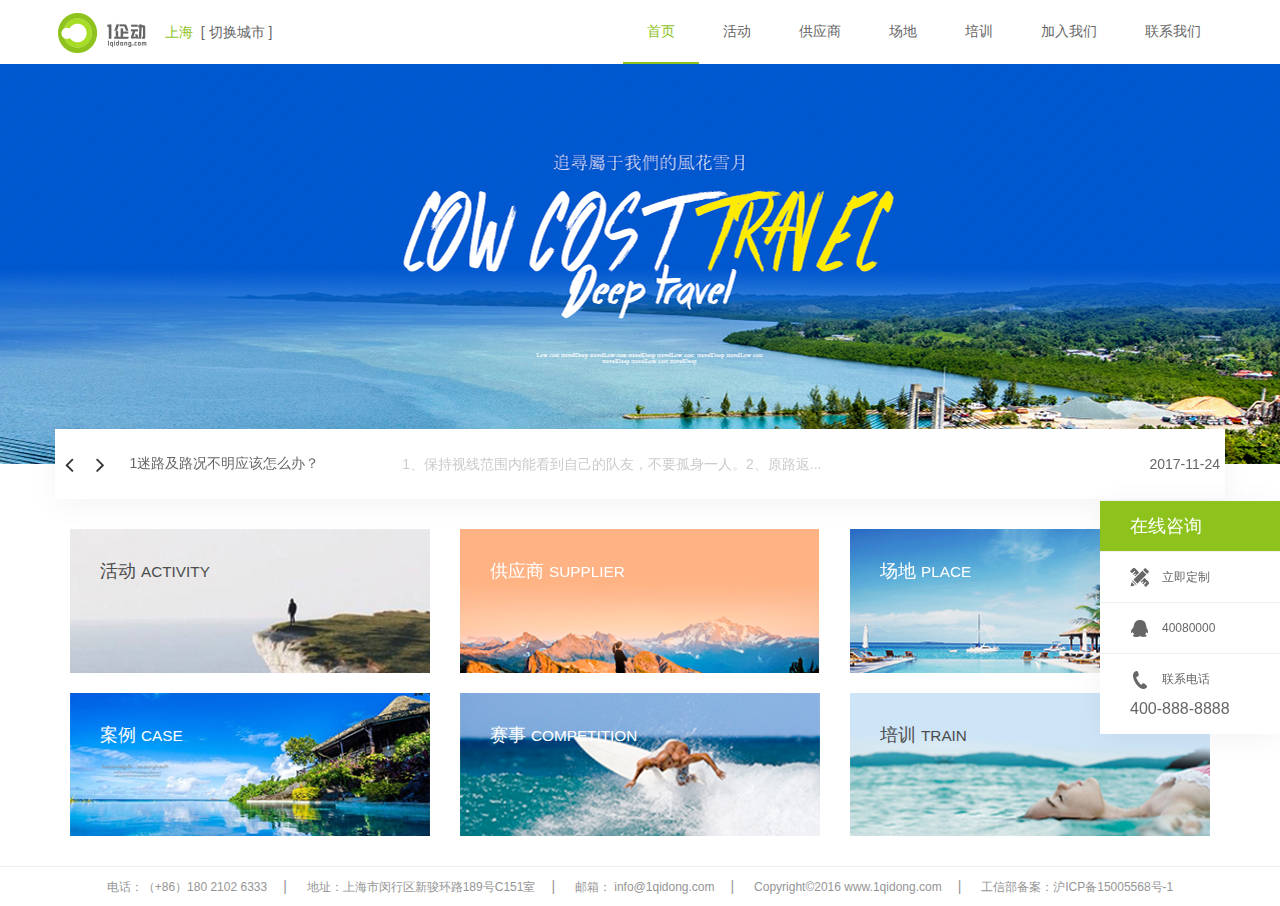
<file: index.html>
<!DOCTYPE html>
<html>
	<head>
		<meta charset="UTF-8">
		<title>首页</title>
		<meta name="viewport" content="width=device-width,initial-scale=1,minimum-scale=1,maximum-scale=1,user-scalable=no" />
		<link rel="stylesheet" href="css/reset.css" />
		<link rel="stylesheet" href="components/bootstrap/css/bootstrap.min.css" />
		<link rel="stylesheet" type="text/css" href="components/font-awesome/css/font-awesome.min.css" />
		<link rel="stylesheet" type="text/css" href="css/animate.css"/>
    	<link href="components/bootstrap/css/bootstrap-datetimepicker.min.css" rel="stylesheet" media="screen">
		<link rel="stylesheet" href="css/style.css" />
		<link rel="stylesheet" type="text/css" href="css/media.css"/>
	</head>
	<body>
		<header>
			<div class="container">
				<div class="row">
					<div class="navbar navbar-default">
				        <div class="navbar-header">
				            <button type="button" class="navbar-toggle" data-toggle="collapse" data-target="#coll">
				                <span class="icon-bar"></span>
				                <span class="icon-bar"></span>
				                <span class="icon-bar"></span>
				            </button>
				            <div class="logo">
								<img src="images/index_03.png"/>
								<span>上海</span>
								<a href="javascript:void(0)" class="change-city">[ 切换城市 ]</a>
								<div class="city">
									<div class="flex">
										<label>当前城市：上海</label>
										<i>&times;</i>
									</div>
									<div class="list">
										<a href="javascript:void(0)">北京</a>
										<a href="javascript:void(0)">上海</a>
										<a href="javascript:void(0)">广州</a>
										<a href="javascript:void(0)">深圳</a>
										<a href="javascript:void(0)">重庆</a>
										<a href="javascript:void(0)">南京</a>
										<a href="javascript:void(0)">济南</a>
										<a href="javascript:void(0)">长沙</a>
										<a href="javascript:void(0)">郑州</a>
										<a href="javascript:void(0)">武汉</a>
										<a href="javascript:void(0)">成都</a>
										<a href="javascript:void(0)">合肥</a>
										<a href="javascript:void(0)">南昌</a>
										<a href="javascript:void(0)">昆明</a>
										<a href="javascript:void(0)">杭州</a>
										<a href="javascript:void(0)">西安</a>
										<a href="javascript:void(0)">沈阳</a>
										<a href="javascript:void(0)">福州</a>
										<a href="javascript:void(0)">天津</a>
										<a href="javascript:void(0)">长春</a>
										<a href="javascript:void(0)">厦门</a>
									</div>
								</div>
							</div>
				        </div>
				        <div class="collapse navbar-collapse" id="coll">
				            <ul class="nav navbar-nav navbar-right">
				                <li class="active"><a href="index.html">首页</a></li>
				                <li><a href="activity.html">活动</a></li>
				                <li><a href="supplier.html">供应商</a></li>
				                <li><a href="field.html">场地</a></li>
				                <li><a href="train.html">培训</a></li>
				                <li><a href="joinUs.html">加入我们</a></li>
				                <li><a href="contactUs.html">联系我们</a></li>
				            </ul>
				        </div>
				   </div>
				</div>
			</div>
		</header>
		<article class="index">
			<section class="banner">
				<div class="carousel slide" id="car">
			        <div class="carousel-inner in">
			            <div class="item active" style="background-image: url(images/index_06.png);"><a href="javascript:void(0)"></a></div>
			            <div class="item" style="background-image: url(images/index_06.png);"><a href="javascript:void(0)"></a></div>
			            <div class="item" style="background-image: url(images/index_06.png);"><a href="javascript:void(0)"></a></div>
			            <div class="item" style="background-image: url(images/index_06.png);"><a href="javascript:void(0)"></a></div>
			        </div>
			   </div>
			</section>
			<div class="container" style="position: relative;padding: 0;">
			<section class="index-news">
				<div class="row">
					<div class="flex news-box">
						<div class="flex change">
							<span class="fa fa-angle-left"></span>
							<span class="fa fa-angle-right"></span>
						</div>
						<div class="news-content">
							<ul>
								<li class="flex">
									<h5><a href="newsDetail.html">1迷路及路况不明应该怎么办？</a></h5>
									<p>1、保持视线范围内能看到自己的队友，不要孤身一人。2、原路返...</p>
									<span>2017-11-24</span>
								</li>
								<li class="flex">
									<h5><a href="newsDetail.html">2迷路及路况不明应该怎么办？</a></h5>
									<p>1、保持视线范围内能看到自己的队友，不要孤身一人。2、原路返...</p>
									<span>2017-11-24</span>
								</li>
								<li class="flex">
									<h5><a href="newsDetail.html">3迷路及路况不明应该怎么办？</a></h5>
									<p>1、保持视线范围内能看到自己的队友，不要孤身一人。2、原路返...</p>
									<span>2017-11-24</span>
								</li>
								<li class="flex">
									<h5><a href="newsDetail.html">4迷路及路况不明应该怎么办？</a></h5>
									<p>1、保持视线范围内能看到自己的队友，不要孤身一人。2、原路返...</p>
									<span>2017-11-24</span>
								</li>
							</ul>
						</div>
					</div>
					
				</div>
			</section>
			</div>
			<section class="container quick">
				<div class="row" style="margin: 0;">
					<div class="col-lg-4 col-sm-6">
						<div class="list wow fadeInDown animated">
							<img src="images/index_09.png"/>
							<p class="grey">活动 <small>ACTIVITY</small></p>
							<div></div>
							<a href="javascript:void(0)">+</a>
						</div>
					</div>
					<div class="col-lg-4 col-sm-6">
						<div class="list wow fadeInDown animated">
							<img src="images/index_11.png"/>
							<p>供应商 <small>SUPPLIER</small></p>
							<div></div>
							<a href="javascript:void(0)">+</a>
						</div>
					</div>
					<div class="col-lg-4 col-sm-6">
						<div class="list wow fadeInDown animated">
							<img src="images/index_13.png"/>
							<p>场地 <small>PLACE</small></p>
							<div></div>
							<a href="javascript:void(0)">+</a>
						</div>
					</div>
					<div class="col-lg-4 col-sm-6">
						<div class="list wow fadeInDown animated">
							<img src="images/index_26.png"/>
							<p>案例 <small>CASE</small></p>
							<div></div>
							<a href="javascript:void(0)">+</a>
						</div>
					</div>
					<div class="col-lg-4 col-sm-6">
						<div class="list wow fadeInDown animated">
							<img src="images/index_28.png"/>
							<p>赛事 <small>COMPETITION</small></p>
							<div></div>
							<a href="javascript:void(0)">+</a>
						</div>
					</div>
					<div class="col-lg-4 col-sm-6">
						<div class="list wow fadeInDown animated">
							<img src="images/index_30.png"/>
							<p class="grey">培训 <small>TRAIN</small></p>
							<div></div>
							<a href="javascript:void(0)">+</a>
						</div>
					</div>
				</div>
			</section>
		</article>
		<div class="modal fade" id="userInfo">
		    <div class="modal-dialog user-info">
		        <div class="modal-content">
		            <div class="modal-header">
				        <button type="button" class="close" data-dismiss="modal" aria-label="Close"><span aria-hidden="true">&times;</span></button>
				       	<h4 class="modal-title">免费咨询方案与报价</h4>
				        <p>请留下您的联系方式，您专属的策划师会如期联系您，根据您公司/团队的独特性，调整定制方案</p>
				    </div>
				    <div class="modal-body">
				     	<form action="" method="post">
				     		<ul>
				     			<li><span><i>*</i><small>联系人</small></span><input type="text" name="" /></li>
				     			<li><span><i>*</i><small>联系电话</small></span><input type="text" name="" /></li>
				     			<li><span><i>*</i><small>出行人数</small></span><input type="text" name="" /></li>
				     			<li><span><i>*</i><small>活动天数</small></span><input type="text" name="" /></li>
				     			<li><span><i>*</i><small>出行日期</small></span>
				     				<div class="input-group date form_date" data-date="" data-date-format="dd MM yyyy" data-link-field="dtp_input2" data-link-format="yyyy-mm-dd">
							            <input class="form-control" size="16" type="text" value="" readonly>
										<span class="input-group-addon"><span class="glyphicon glyphicon-calendar"></span></span>
						        	</div>
									<input type="hidden" id="dtp_input2" value="" />
				     			</li>
				     			<li class="remarks">
					     			<span><i>*</i><small>备注</small></span>
					     			<textarea name="" rows="" cols=""></textarea>
					     		</li>
				     		</ul>
				     		<div class="sub">
				     			<span></span>
				     			<button type="submit" class="cancel" data-dismiss="modal" >取消</button>
				     			<button data-dismiss="modal" >确定</button>
				     		</div>
				     	</form>
				    </div>
		        </div>
		    </div>
		</div>
		<section class="side">
			<ul class="pc">
				<li class="tit">在线咨询</li>
				<li data-target="#userInfo" data-toggle="modal"><img src="images/index_16.png"/>立即定制</li>
				<li><img src="images/index_20.png"/>40080000</li>
				<li><img src="images/index_32.png"/>联系电话<span>400-888-8888</span></li>
			</ul>
			<ul class="mobile">
				<li data-target="#userInfo" data-toggle="modal"><img src="images/index_16.png"/></li>
				<li><img src="images/index_20.png"/></li>
				<li><img src="images/index_32.png"/></li>
			</ul>
		</section>
		<footer>
			<div class="container">
				<span>电话：（+86）180 2102 6333</span>|      
				<span>地址：上海市闵行区新骏环路189号C151室</span>|      
				<span>邮箱： info@1qidong.com</span>|      
				<span>Copyright©2016 www.1qidong.com</span>|      
				<span>工信部备案：沪ICP备15005568号-1</span>
			</div>
		</footer>
			
	</body>
	<script src="js/jquery.min.js" type="text/javascript" charset="utf-8"></script>
	<script src="components/bootstrap/js/bootstrap.min.js" type="text/javascript" charset="utf-8"></script>
	<script type="text/javascript" src="components/bootstrap/js/bootstrap-datetimepicker.min.js" charset="UTF-8"></script>
	<!--中文版-->
	<script src="components/bootstrap/js/zh-CN.js" type="text/javascript" charset="utf-8"></script>
	<script src="js/wow.min.js" type="text/javascript" charset="utf-8"></script>
	<script type="text/javascript" src="js/main.js"></script>
	<script type="text/javascript">
        $(function(){
            $('.carousel').carousel({
                interval:5000
            });
            $('.form_date').datetimepicker({
		        language:  'zh-CN',//英文版
		        weekStart: 1,
		        todayBtn:  1,
				autoclose: 1,
				todayHighlight: 1,
				startView: 2,
				minView: 2,
				forceParse: 0
		    });
        })
    </script>
</html>
</file>
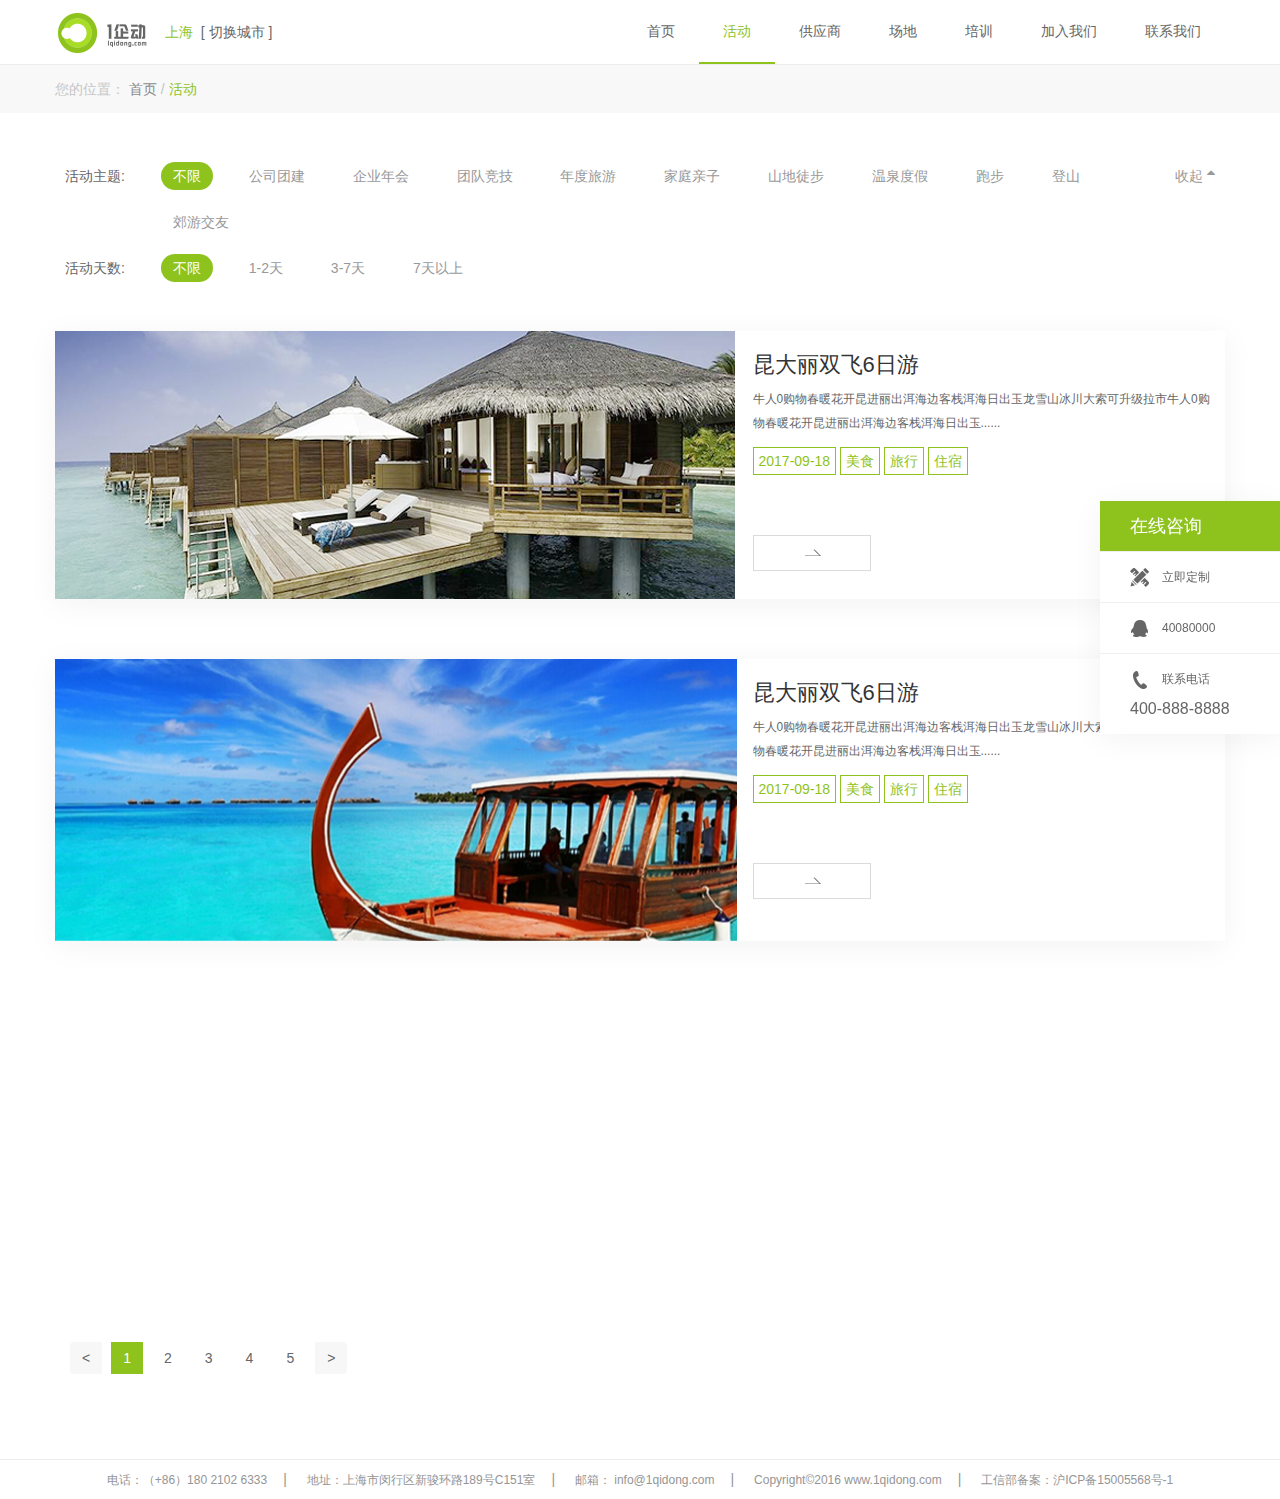
<file: activity.html>
<!DOCTYPE html>
<html>
	<head>
		<meta charset="UTF-8">
		<title>活动</title>
		<meta name="viewport" content="width=device-width,initial-scale=1,minimum-scale=1,maximum-scale=1,user-scalable=no" />
		<link rel="stylesheet" href="css/reset.css" />
		<link rel="stylesheet" href="components/bootstrap/css/bootstrap.min.css" />
		<link rel="stylesheet" type="text/css" href="components/font-awesome/css/font-awesome.min.css" />
		<link rel="stylesheet" type="text/css" href="css/animate.css"/>
		<link rel="stylesheet" href="css/style.css" />
		<link rel="stylesheet" type="text/css" href="css/media.css"/>
	</head>
	<body>
		<header>
			<div class="container">
				<div class="row">
					<div class="navbar navbar-default">
				        <div class="navbar-header">
				            <button type="button" class="navbar-toggle" data-toggle="collapse" data-target="#coll">
				                <span class="icon-bar"></span>
				                <span class="icon-bar"></span>
				                <span class="icon-bar"></span>
				            </button>
				            <div class="logo">
								<img src="images/index_03.png"/>
								<span>上海</span>
								<a href="javascript:void(0)" class="change-city">[ 切换城市 ]</a>
								<div class="city">
									<div class="flex">
										<label>当前城市：上海</label>
										<i>&times;</i>
									</div>
									<div class="list">
										<a href="javascript:void(0)">北京</a>
										<a href="javascript:void(0)">上海</a>
										<a href="javascript:void(0)">广州</a>
										<a href="javascript:void(0)">深圳</a>
										<a href="javascript:void(0)">重庆</a>
										<a href="javascript:void(0)">南京</a>
										<a href="javascript:void(0)">济南</a>
										<a href="javascript:void(0)">长沙</a>
										<a href="javascript:void(0)">郑州</a>
										<a href="javascript:void(0)">武汉</a>
										<a href="javascript:void(0)">成都</a>
										<a href="javascript:void(0)">合肥</a>
										<a href="javascript:void(0)">南昌</a>
										<a href="javascript:void(0)">昆明</a>
										<a href="javascript:void(0)">杭州</a>
										<a href="javascript:void(0)">西安</a>
										<a href="javascript:void(0)">沈阳</a>
										<a href="javascript:void(0)">福州</a>
										<a href="javascript:void(0)">天津</a>
										<a href="javascript:void(0)">长春</a>
										<a href="javascript:void(0)">厦门</a>
									</div>
								</div>
							</div>
				        </div>
				        <div class="collapse navbar-collapse" id="coll">
				            <ul class="nav navbar-nav navbar-right">
				                <li><a href="index.html">首页</a></li>
				                <li class="active"><a href="activity.html">活动</a></li>
				                <li><a href="supplier.html">供应商</a></li>
				                <li><a href="field.html">场地</a></li>
				                <li><a href="train.html">培训</a></li>
				                <li><a href="joinUs.html">加入我们</a></li>
				                <li><a href="contactUs.html">联系我们</a></li>
				            </ul>
				        </div>
				   </div>
				</div>
			</div>
		</header>
		<section class="location">
			<div class="container">
				<div class="row">
					<h5>
						<span>您的位置：</span>
						<a href="index.html">首页</a> /
						<label>活动</label>
					</h5>
				</div>
			</div>
		</section>
		<article class="activity">
			<section class="container" style="padding: 40px 0;">
				<div class="row title">
					<div class="tit name col-md-1 col-sm-1 col-xs-2"><span>活动</span>主题:</div>
					<div class="tit content col-md-10 col-sm-9 col-xs-8">
						<a href="javascript:void(0)" class="active">不限</a>
						<a href="javascript:void(0)">公司团建</a>
						<a href="javascript:void(0)">企业年会</a>
						<a href="javascript:void(0)">团队竞技</a>
						<a href="javascript:void(0)">年度旅游</a>
						<a href="javascript:void(0)">家庭亲子</a>
						<a href="javascript:void(0)">山地徒步</a>
						<a href="javascript:void(0)">温泉度假</a>
						<a href="javascript:void(0)">跑步</a>
						<a href="javascript:void(0)">登山</a>
						<a href="javascript:void(0)">郊游交友</a>
					</div>
					<div class="tit operate col-md-1 col-sm-2 col-xs-2">
						<button><span>收起</span> <i class="fa fa-sort-up"></i></button>
					</div>
				</div>
				<div class="row title">
					<div class="tit name col-md-1 col-sm-1 col-xs-2"><span>活动</span>天数:</div>
					<div class="tit content col-md-10 col-sm-9 col-xs-8">
						<a href="javascript:void(0)" class="active">不限</a>
						<a href="javascript:void(0)">1-2天</a>
						<a href="javascript:void(0)">3-7天</a>
						<a href="javascript:void(0)">7天以上</a>
					</div>
					<div class="tit operate col-md-1 col-sm-2 col-xs-2">
						<button><span>收起</span> <i class="fa fa-sort-up"></i></button>
					</div>
				</div>
			</section>
			<section class="container">
				<div class="row activity-list wow fadeInDown animated">
					<div class="col-sm-7">
						<div class="carousel slide" id="swipe1">
					        <div class="carousel-inner in">
					            <div class="item active"><img src="images/activity_03.png" alt=""/></div>
					            <div class="item"><img src="images/activity_03.png" alt=""/></div>
					            <div class="item"><img src="images/activity_03.png" alt=""/></div>
					        </div>
					        <div class="kuang"></div>
					        <a href="#swipe1" class="carousel-control left" data-slide="prev"><span class="fa fa-angle-left"></span></a>
					        <a href="#swipe1" class="carousel-control right" data-slide="next"><span class="fa fa-angle-right"></span></a>
					    </div>
					</div>
					<div class="col-sm-5 detail">
						<h4>昆大丽双飞6日游</h4>
						<small>牛人0购物春暖花开昆进丽出洱海边客栈洱海日出玉龙雪山冰川大索可升级拉市牛人0购物春暖花开昆进丽出洱海边客栈洱海日出玉......</small>
						<ul>
							<li>2017-09-18</li>
							<li>美食</li>
							<li>旅行</li>
							<li>住宿</li>
						</ul>
						<a href="activityDetail.html" class="more">
							<span>MORE</span>
							<i></i>
						</a>
					</div>
				</div>
				<div class="row activity-list wow fadeInDown animated">
					<div class="col-sm-7">
						<div class="carousel slide" id="swipe2">
					        <div class="carousel-inner in">
					            <div class="item active"><img src="images/activity_11.png" alt=""/></div>
					            <div class="item"><img src="images/activity_11.png" alt=""/></div>
					            <div class="item"><img src="images/activity_11.png" alt=""/></div>
					        </div>
					        <div class="kuang"></div>
					        <a href="#swipe2" class="carousel-control left" data-slide="prev"><span class="fa fa-angle-left"></span></a>
					        <a href="#swipe2" class="carousel-control right" data-slide="next"><span class="fa fa-angle-right"></span></a>
					    </div>
					</div>
					<div class="col-sm-5 detail">
						<h4>昆大丽双飞6日游</h4>
						<small>牛人0购物春暖花开昆进丽出洱海边客栈洱海日出玉龙雪山冰川大索可升级拉市牛人0购物春暖花开昆进丽出洱海边客栈洱海日出玉......</small>
						<ul>
							<li>2017-09-18</li>
							<li>美食</li>
							<li>旅行</li>
							<li>住宿</li>
						</ul>
						<a href="activityDetail.html" class="more">
							<span>MORE</span>
							<i></i>
						</a>
					</div>
				</div>
				<div class="row activity-list wow fadeInDown animated">
					<div class="col-sm-7">
						<div class="carousel slide" id="swipe3">
					        <div class="carousel-inner in">
					            <div class="item active"><img src="images/activity_14.png" alt=""/></div>
					            <div class="item"><img src="images/activity_14.png" alt=""/></div>
					            <div class="item"><img src="images/activity_14.png" alt=""/></div>
					        </div>
					        <div class="kuang"></div>
					        <a href="#swipe3" class="carousel-control left" data-slide="prev"><span class="fa fa-angle-left"></span></a>
					        <a href="#swipe3" class="carousel-control right" data-slide="next"><span class="fa fa-angle-right"></span></a>
					    </div>
					</div>
					<div class="col-sm-5 detail">
						<h4>昆大丽双飞6日游</h4>
						<small>牛人0购物春暖花开昆进丽出洱海边客栈洱海日出玉龙雪山冰川大索可升级拉市牛人0购物春暖花开昆进丽出洱海边客栈洱海日出玉......</small>
						<ul>
							<li>2017-09-18</li>
							<li>美食</li>
							<li>旅行</li>
							<li>住宿</li>
						</ul>
						<a href="activityDetail.html" class="more">
							<span>MORE</span>
							<i></i>
						</a>
					</div>
				</div>
			</section>
			<section class="container fenye">
				<nav aria-label="Page navigation">
				  <ul class="pagination">
				    <li>
				      <a href="#" aria-label="Previous">
				        <span aria-hidden="true">&lt;</span>
				      </a>
				    </li>
				    <li class="active"><a href="#">1</a></li>
				    <li><a href="#">2</a></li>
				    <li><a href="#">3</a></li>
				    <li><a href="#">4</a></li>
				    <li><a href="#">5</a></li>
				    <li>
				      <a href="#" aria-label="Next">
				        <span aria-hidden="true">&gt;</span>
				      </a>
				    </li>
				  </ul>
				</nav>
			</section>
			
		</article>
		<div class="modal fade" id="userInfo">
		    <div class="modal-dialog user-info">
		        <div class="modal-content">
		            <div class="modal-header">
				        <button type="button" class="close" data-dismiss="modal" aria-label="Close"><span aria-hidden="true">&times;</span></button>
				       	<h4 class="modal-title">免费咨询方案与报价</h4>
				        <p>请留下您的联系方式，您专属的策划师会如期联系您，根据您公司/团队的独特性，调整定制方案</p>
				    </div>
				    <div class="modal-body">
				     	<form action="" method="post">
				     		<ul>
				     			<li><span><i>*</i><small>联系人</small></span><input type="text" name="" /></li>
				     			<li><span><i>*</i><small>联系电话</small></span><input type="text" name="" /></li>
				     			<li><span><i>*</i><small>出行人数</small></span><input type="text" name="" /></li>
				     			<li><span><i>*</i><small>活动天数</small></span><input type="text" name="" /></li>
				     			<li><span><i>*</i><small>出行日期</small></span>
				     				<div class="input-group date form_date" data-date="" data-date-format="dd MM yyyy" data-link-field="dtp_input2" data-link-format="yyyy-mm-dd">
							            <input class="form-control" size="16" type="text" value="" readonly>
										<span class="input-group-addon"><span class="glyphicon glyphicon-calendar"></span></span>
						        	</div>
									<input type="hidden" id="dtp_input2" value="" />
				     			</li>
				     			<li class="remarks">
					     			<span><i>*</i><small>备注</small></span>
					     			<textarea name="" rows="" cols=""></textarea>
					     		</li>
				     		</ul>
				     		<div class="sub">
				     			<span></span>
				     			<button type="submit" class="cancel" data-dismiss="modal" >取消</button>
				     			<button data-dismiss="modal" >确定</button>
				     		</div>
				     	</form>
				    </div>
		        </div>
		    </div>
		</div>
		<section class="side">
			<ul class="pc">
				<li class="tit">在线咨询</li>
				<li data-target="#userInfo" data-toggle="modal"><img src="images/index_16.png"/>立即定制</li>
				<li><img src="images/index_20.png"/>40080000</li>
				<li><img src="images/index_32.png"/>联系电话<span>400-888-8888</span></li>
			</ul>
			<ul class="mobile">
				<li data-target="#userInfo" data-toggle="modal"><img src="images/index_16.png"/></li>
				<li><img src="images/index_20.png"/></li>
				<li><img src="images/index_32.png"/></li>
			</ul>
		</section>
		<footer>
			<div class="container">
				<span>电话：（+86）180 2102 6333</span>|      
				<span>地址：上海市闵行区新骏环路189号C151室</span>|      
				<span>邮箱： info@1qidong.com</span>|      
				<span>Copyright©2016 www.1qidong.com</span>|      
				<span>工信部备案：沪ICP备15005568号-1</span>
			</div>
		</footer>
	</body>
	<script src="js/jquery.min.js" type="text/javascript" charset="utf-8"></script>
	<script src="components/bootstrap/js/bootstrap.min.js" type="text/javascript" charset="utf-8"></script>
	<script src="js/wow.min.js" type="text/javascript" charset="utf-8"></script>
	<script type="text/javascript" src="js/main.js"></script>
	<script type="text/javascript">
        $(function(){
            $('.carousel').carousel({
                interval:0
            });
            $('.activity .title .content').each(function(){
            	if($(this).height()==46){
            		$(this).next().hide();
            	}
            })
        })
    </script>
</html>
</file>
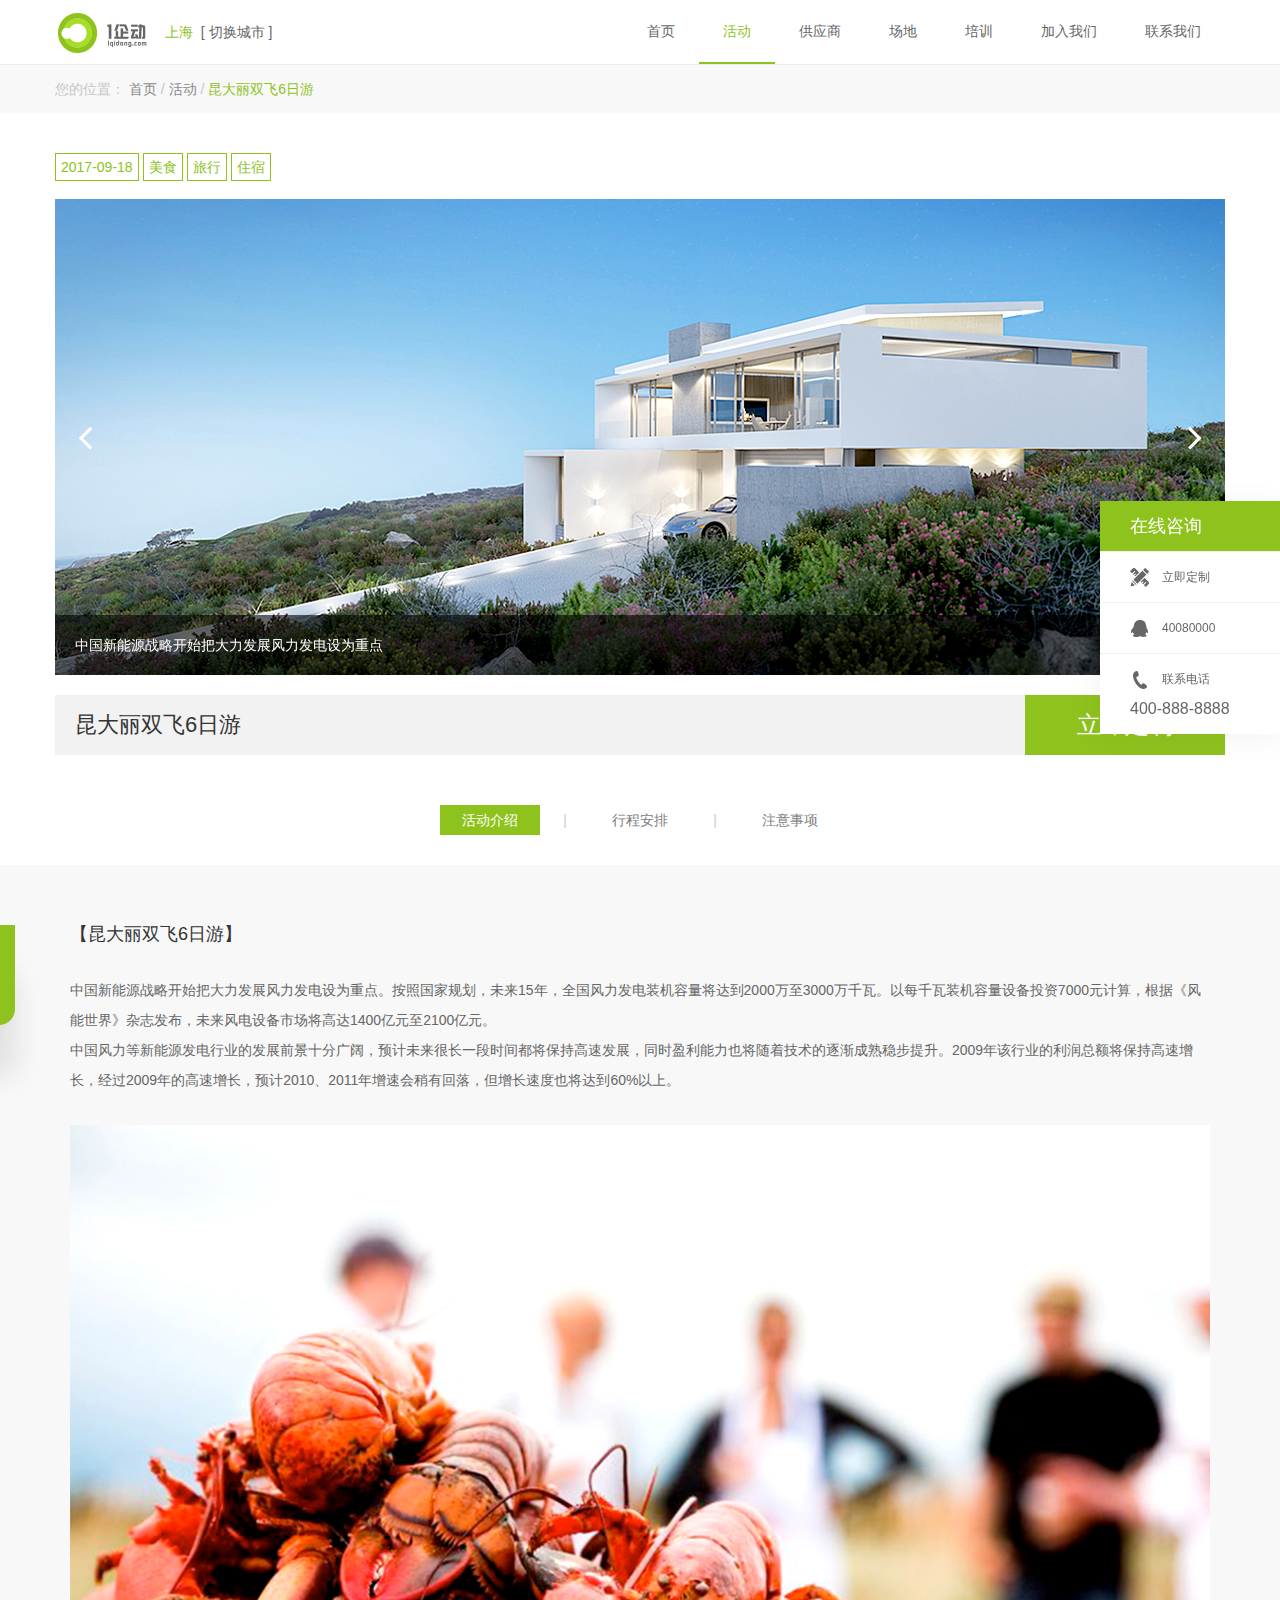
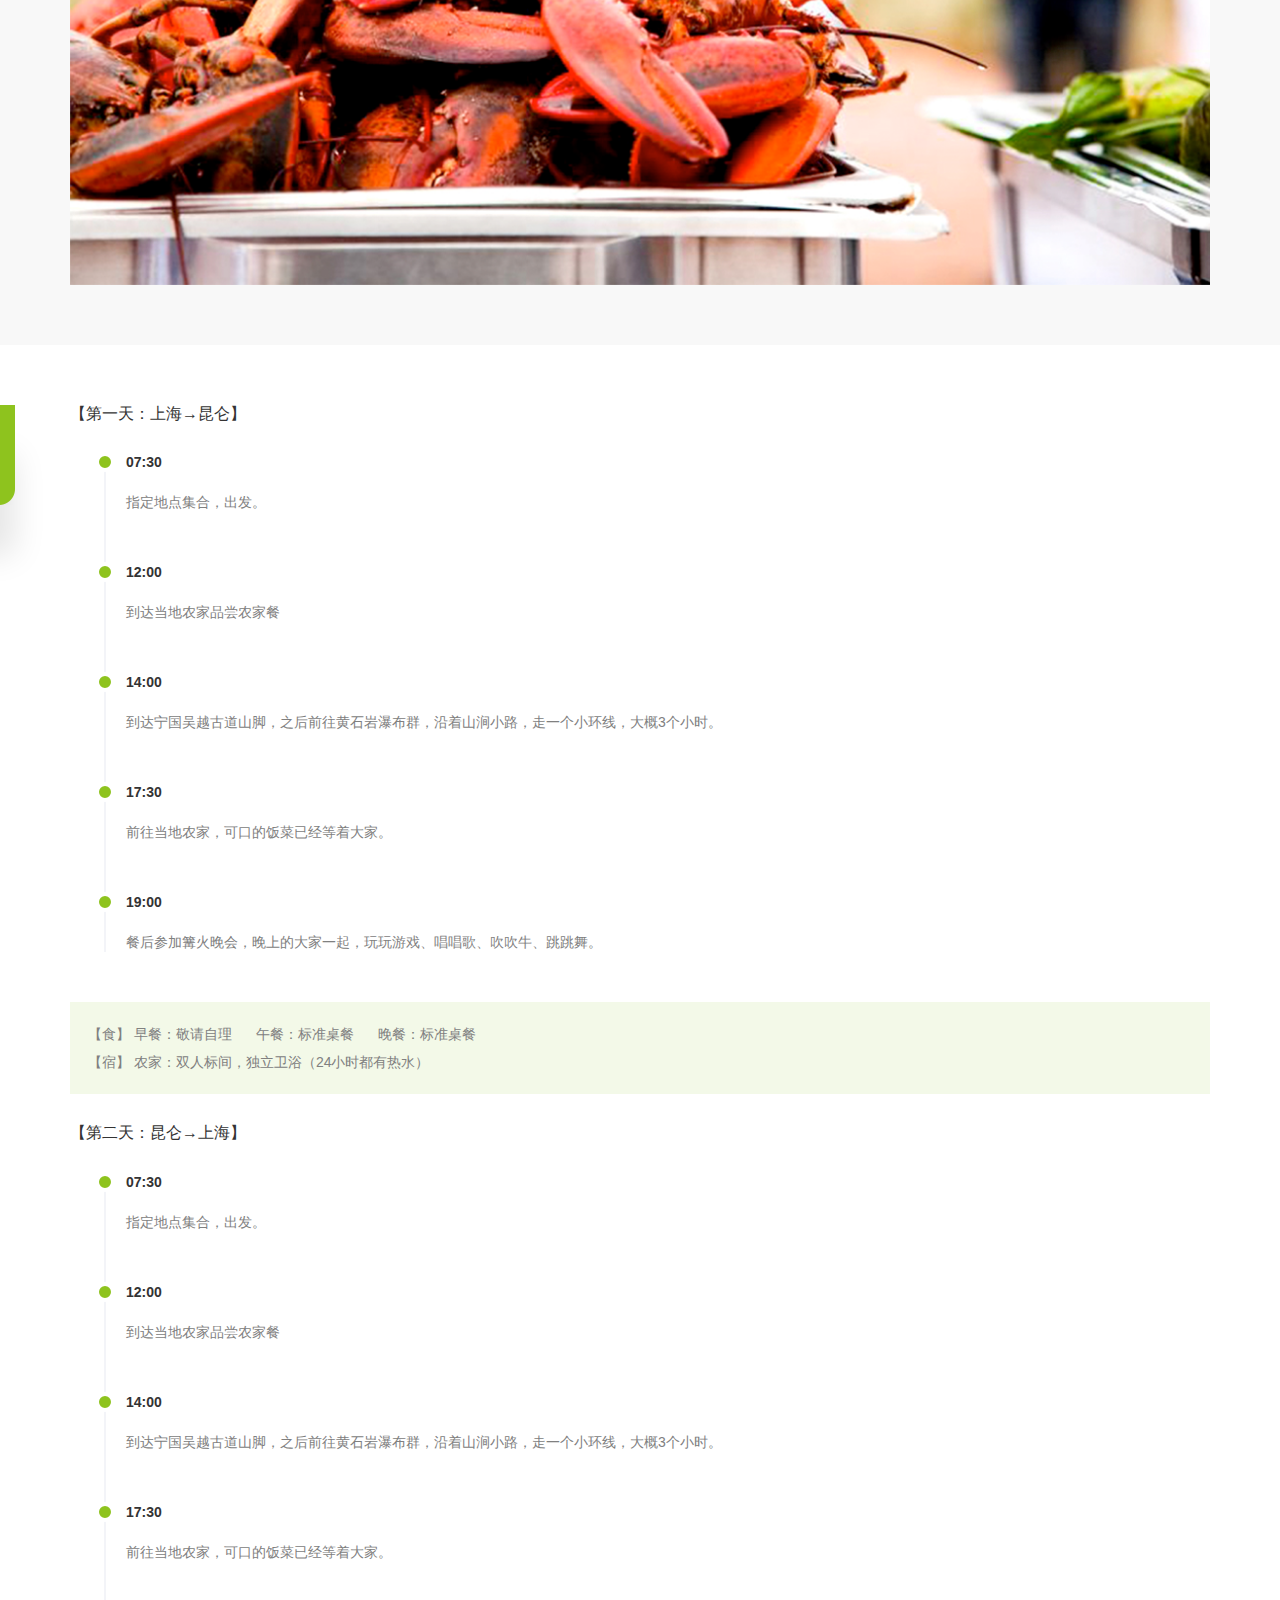
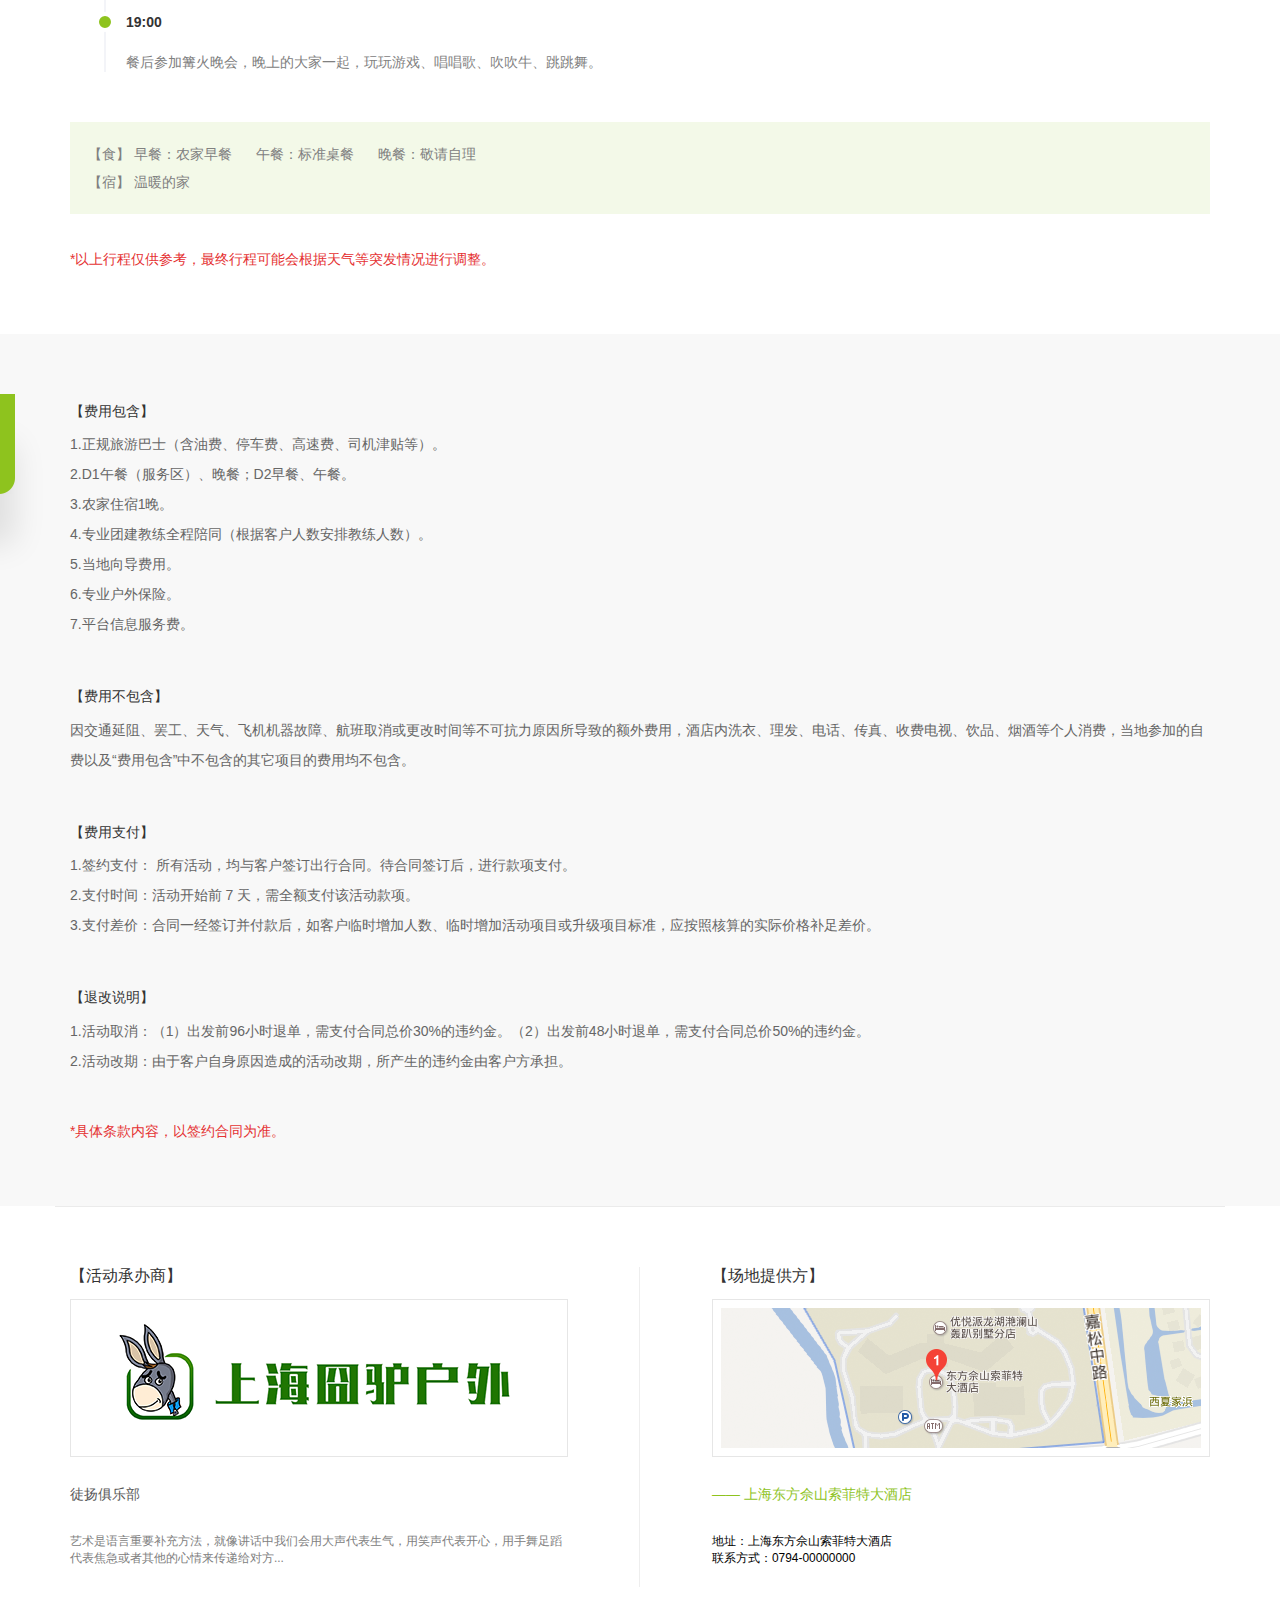
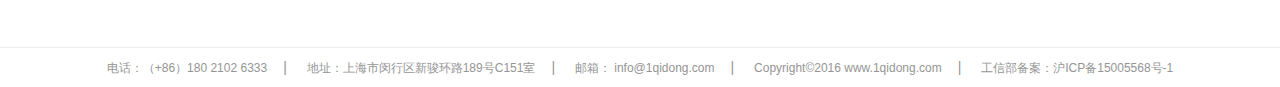
<file: activityDetail.html>
<!DOCTYPE html>
<html>
	<head>
		<meta charset="UTF-8">
		<title>活动详情</title>
		<meta name="viewport" content="width=device-width,initial-scale=1,minimum-scale=1,maximum-scale=1,user-scalable=no" />
		<link rel="stylesheet" href="css/reset.css" />
		<link rel="stylesheet" href="components/bootstrap/css/bootstrap.min.css" />
		<link rel="stylesheet" type="text/css" href="components/font-awesome/css/font-awesome.min.css" />
		<link rel="stylesheet" type="text/css" href="css/animate.css"/>
		<link rel="stylesheet" href="css/style.css" />
		<link rel="stylesheet" type="text/css" href="css/media.css"/>
	</head>
	<body>
		<header>
			<div class="container">
				<div class="row">
					<div class="navbar navbar-default">
				        <div class="navbar-header">
				            <button type="button" class="navbar-toggle" data-toggle="collapse" data-target="#coll">
				                <span class="icon-bar"></span>
				                <span class="icon-bar"></span>
				                <span class="icon-bar"></span>
				            </button>
				            <div class="logo">
								<img src="images/index_03.png"/>
								<span>上海</span>
								<a href="javascript:void(0)" class="change-city">[ 切换城市 ]</a>
								<div class="city">
									<div class="flex">
										<label>当前城市：上海</label>
										<i>&times;</i>
									</div>
									<div class="list">
										<a href="javascript:void(0)">北京</a>
										<a href="javascript:void(0)">上海</a>
										<a href="javascript:void(0)">广州</a>
										<a href="javascript:void(0)">深圳</a>
										<a href="javascript:void(0)">重庆</a>
										<a href="javascript:void(0)">南京</a>
										<a href="javascript:void(0)">济南</a>
										<a href="javascript:void(0)">长沙</a>
										<a href="javascript:void(0)">郑州</a>
										<a href="javascript:void(0)">武汉</a>
										<a href="javascript:void(0)">成都</a>
										<a href="javascript:void(0)">合肥</a>
										<a href="javascript:void(0)">南昌</a>
										<a href="javascript:void(0)">昆明</a>
										<a href="javascript:void(0)">杭州</a>
										<a href="javascript:void(0)">西安</a>
										<a href="javascript:void(0)">沈阳</a>
										<a href="javascript:void(0)">福州</a>
										<a href="javascript:void(0)">天津</a>
										<a href="javascript:void(0)">长春</a>
										<a href="javascript:void(0)">厦门</a>
									</div>
								</div>
							</div>
				        </div>
				        <div class="collapse navbar-collapse" id="coll">
				            <ul class="nav navbar-nav navbar-right">
				                <li><a href="index.html">首页</a></li>
				                <li class="active"><a href="activity.html">活动</a></li>
				                <li><a href="supplier.html">供应商</a></li>
				                <li><a href="field.html">场地</a></li>
				                <li><a href="train.html">培训</a></li>
				                <li><a href="joinUs.html">加入我们</a></li>
				                <li><a href="contactUs.html">联系我们</a></li>
				            </ul>
				        </div>
				   </div>
				</div>
			</div>
		</header>
		<section class="location">
			<div class="container">
				<div class="row">
					<h5>
						<span>您的位置：</span>
						<a href="index.html">首页</a> /
						<a href="activity.html">活动</a> /
						<label>昆大丽双飞6日游</label>
					</h5>
				</div>
			</div>
		</section>
		<article class="activity-detail">
			<section class="tag container">
				<div class="row">
					<ul>
						<li>2017-09-18</li>
						<li>美食</li>
						<li>旅行</li>
						<li>住宿</li>
					</ul>
				</div>
				<div class="row">
					<div class="carousel slide" id="car">
				        <div class="carousel-inner in">
				            <div class="item active"><img src="images/detail_03.png" alt=""/></div>
				            <div class="item"><img src="images/detail_03.png" alt=""/></div>
				            <div class="item"><img src="images/detail_03.png" alt=""/></div>
				            <div class="item"><img src="images/detail_03.png" alt=""/></div>
				        </div>
				        <div class="flex detail">
				        	<p>中国新能源战略开始把大力发展风力发电设为重点</p>
					        <ol class="carousel-indicators">
					            <li class="active" data-target="#car"></li>
					            <li data-target="#car"></li>
					            <li data-target="#car"></li>
					            <li data-target="#car"></li>
					        </ol>
					    </div>
				        <a href="#car" class="carousel-control left" data-slide="prev"><span class="fa fa-angle-left"></span></a>
				        <a href="#car" class="carousel-control right" data-slide="next"><span class="fa fa-angle-right"></span></a>
				    </div>
				</div>
				<div class="row">
					<div class="flex detail-title">
						<h3>昆大丽双飞6日游</h3>
						<a href="javascript:void(0)" data-target="#userInfo" data-toggle="modal">立即定制</a>
					</div>
				</div>
			</section>
		</article>
		<section class="detail-tab">
			<div class="flex">
				<a href="#actIntro" class="active">活动介绍</a>
				<span>|</span>
				<a href="#schedule">行程安排</a>
				<span>|</span>
				<a href="#attention">注意事项</a>
			</div>
		</section>
		<article class="detail-content">
			<section id="actIntro">
				<div class="container">
					<div class="title">活动介绍</div>
					<h3>【昆大丽双飞6日游】</h3>
					<p>中国新能源战略开始把大力发展风力发电设为重点。按照国家规划，未来15年，全国风力发电装机容量将达到2000万至3000万千瓦。以每千瓦装机容量设备投资7000元计算，根据《风能世界》杂志发布，未来风电设备市场将高达1400亿元至2100亿元。</p>
					<p>中国风力等新能源发电行业的发展前景十分广阔，预计未来很长一段时间都将保持高速发展，同时盈利能力也将随着技术的逐渐成熟稳步提升。2009年该行业的利润总额将保持高速增长，经过2009年的高速增长，预计2010、2011年增速会稍有回落，但增长速度也将达到60%以上。</p>
					<img src="images/detail_10.png"/>
				</div>
			</section>
			<section id="schedule">
				<div class="container">
					<div class="title">行程安排</div>
					<h4>【第一天：上海→昆仑】</h4>
					<ul class="time">
						<li>
							<label>07:30</label>
							<span>指定地点集合，出发。</span>
						</li>
						<li>
							<label>12:00</label>
							<span>到达当地农家品尝农家餐</span>
						</li>
						<li>
							<label>14:00</label>
							<span>到达宁国吴越古道山脚，之后前往黄石岩瀑布群，沿着山涧小路，走一个小环线，大概3个小时。</span>
						</li>
						<li>
							<label>17:30</label>
							<span>前往当地农家，可口的饭菜已经等着大家。</span>
						</li>
						<li>
							<label>19:00</label>
							<span>餐后参加篝火晚会，晚上的大家一起，玩玩游戏、唱唱歌、吹吹牛、跳跳舞。</span>
						</li>
					</ul>
					<div class="accommodation">
						<div>
							<label>【食】</label>
							<span>早餐：敬请自理</span>
							<span>午餐：标准桌餐</span>
							<span>晚餐：标准桌餐</span>
						</div>
						<div>
							<label>【宿】</label>
							<span>农家：双人标间，独立卫浴（24小时都有热水）</span>
						</div>
					</div>
					<h4>【第二天：昆仑→上海】</h4>
					<ul class="time">
						<li>
							<label>07:30</label>
							<span>指定地点集合，出发。</span>
						</li>
						<li>
							<label>12:00</label>
							<span>到达当地农家品尝农家餐</span>
						</li>
						<li>
							<label>14:00</label>
							<span>到达宁国吴越古道山脚，之后前往黄石岩瀑布群，沿着山涧小路，走一个小环线，大概3个小时。</span>
						</li>
						<li>
							<label>17:30</label>
							<span>前往当地农家，可口的饭菜已经等着大家。</span>
						</li>
						<li>
							<label>19:00</label>
							<span>餐后参加篝火晚会，晚上的大家一起，玩玩游戏、唱唱歌、吹吹牛、跳跳舞。</span>
						</li>
					</ul>
					<div class="accommodation">
						<div>
							<label>【食】</label>
							<span>早餐：农家早餐</span>
							<span>午餐：标准桌餐</span>
							<span>晚餐：敬请自理</span>
						</div>
						<div>
							<label>【宿】</label>
							<span>温暖的家</span>
						</div>
					</div>
					<p class="red">*以上行程仅供参考，最终行程可能会根据天气等突发情况进行调整。</p>
				</div>
			</section>
			<section id="attention">
				<div class="container">
					<div class="title">注意事项</div>
					<h5>【费用包含】</h5>
					<p>1.正规旅游巴士（含油费、停车费、高速费、司机津贴等）。</p>
					<p>2.D1午餐（服务区）、晚餐；D2早餐、午餐。</p>
					<p>3.农家住宿1晚。</p>
					<p>4.专业团建教练全程陪同（根据客户人数安排教练人数）。</p>
					<p>5.当地向导费用。</p>
					<p>6.专业户外保险。</p>
					<p>7.平台信息服务费。</p>
					<p class="spacing"></p>
					
					<h5>【费用不包含】</h5>
					<p>因交通延阻、罢工、天气、飞机机器故障、航班取消或更改时间等不可抗力原因所导致的额外费用，酒店内洗衣、理发、电话、传真、收费电视、饮品、烟酒等个人消费，当地参加的自费以及“费用包含”中不包含的其它项目的费用均不包含。</p>
					<p class="spacing"></p>
					
					<h5>【费用支付】</h5>
					<p>1.签约支付： 所有活动，均与客户签订出行合同。待合同签订后，进行款项支付。<p>
					<p>2.支付时间：活动开始前 7 天，需全额支付该活动款项。<p>
					<p>3.支付差价：合同一经签订并付款后，如客户临时增加人数、临时增加活动项目或升级项目标准，应按照核算的实际价格补足差价。</p>
					<p class="spacing"></p>
					
					<h5>【退改说明】</h5>
					<p>1.活动取消：（1）出发前96小时退单，需支付合同总价30%的违约金。（2）出发前48小时退单，需支付合同总价50%的违约金。</p>
					<p>2.活动改期：由于客户自身原因造成的活动改期，所产生的违约金由客户方承担。</p>
					<p class="spacing"></p>
					
					<p class="red">*具体条款内容，以签约合同为准。</p>
				</div>
			</section>
			<section class="detail-foot container">
				<div class="row">
					<div class="foot-left col-md-6">
						<div class="content">
							<h4>【活动承办商】</h4>
							<div class="img">
								<img src="images/detail_13.png"/>
							</div>
							<h5>徒扬俱乐部</h5>
							<small>艺术是语言重要补充方法，就像讲话中我们会用大声代表生气，用笑声代表开心，用手舞足蹈代表焦急或者其他的心情来传递给对方...</small>
						</div>
					</div>
					<div class="foot-right col-md-6">
						<div class="content right">
							<h4>【场地提供方】</h4>
							<div class="img">
								<img src="images/detail_15.png"/>
							</div>
							<h5 class="green">—— 上海东方佘山索菲特大酒店</h5>
							<small class="balck">地址：上海东方佘山索菲特大酒店 <br /> 联系方式：0794-00000000</small>
						</div>
					</div>
				</div>
			</section>
		</article>
		<div class="modal fade" id="userInfo">
		    <div class="modal-dialog user-info">
		        <div class="modal-content">
		            <div class="modal-header">
				        <button type="button" class="close" data-dismiss="modal" aria-label="Close"><span aria-hidden="true">&times;</span></button>
				       	<h4 class="modal-title">免费咨询方案与报价</h4>
				        <p>请留下您的联系方式，您专属的策划师会如期联系您，根据您公司/团队的独特性，调整定制方案</p>
				    </div>
				    <div class="modal-body">
				     	<form action="" method="post">
				     		<ul>
				     			<li><span><i>*</i><small>联系人</small></span><input type="text" name="" /></li>
				     			<li><span><i>*</i><small>联系电话</small></span><input type="text" name="" /></li>
				     			<li><span><i>*</i><small>出行人数</small></span><input type="text" name="" /></li>
				     			<li><span><i>*</i><small>活动天数</small></span><input type="text" name="" /></li>
				     			<li><span><i>*</i><small>出行日期</small></span>
				     				<div class="input-group date form_date" data-date="" data-date-format="dd MM yyyy" data-link-field="dtp_input2" data-link-format="yyyy-mm-dd">
							            <input class="form-control" size="16" type="text" value="" readonly>
										<span class="input-group-addon"><span class="glyphicon glyphicon-calendar"></span></span>
						        	</div>
									<input type="hidden" id="dtp_input2" value="" />
				     			</li>
				     			<li class="remarks">
					     			<span><i>*</i><small>备注</small></span>
					     			<textarea name="" rows="" cols=""></textarea>
					     		</li>
				     		</ul>
				     		<div class="sub">
				     			<span></span>
				     			<button type="submit" class="cancel" data-dismiss="modal" >取消</button>
				     			<button data-dismiss="modal" >确定</button>
				     		</div>
				     	</form>
				    </div>
		        </div>
		    </div>
		</div>
		<section class="side">
			<ul class="pc">
				<li class="tit">在线咨询</li>
				<li data-target="#userInfo" data-toggle="modal"><img src="images/index_16.png"/>立即定制</li>
				<li><img src="images/index_20.png"/>40080000</li>
				<li><img src="images/index_32.png"/>联系电话<span>400-888-8888</span></li>
			</ul>
			<ul class="mobile">
				<li data-target="#userInfo" data-toggle="modal"><img src="images/index_16.png"/></li>
				<li><img src="images/index_20.png"/></li>
				<li><img src="images/index_32.png"/></li>
			</ul>
		</section>
		<footer>
			<div class="container">
				<span>电话：（+86）180 2102 6333</span>|      
				<span>地址：上海市闵行区新骏环路189号C151室</span>|      
				<span>邮箱： info@1qidong.com</span>|      
				<span>Copyright©2016 www.1qidong.com</span>|      
				<span>工信部备案：沪ICP备15005568号-1</span>
			</div>
		</footer>
	</body>
	<script src="js/jquery.min.js" type="text/javascript" charset="utf-8"></script>
	<script src="components/bootstrap/js/bootstrap.min.js" type="text/javascript" charset="utf-8"></script>
	<script src="js/wow.min.js" type="text/javascript" charset="utf-8"></script>
	<script type="text/javascript" src="js/main.js"></script>
	<script type="text/javascript">
        $(function(){
            $('.carousel').carousel({
                interval:5000
            });
            var tabHeight=$('.detail-tab').offset().top;
            var actIntro=$("#actIntro").offset().top;
            var schedule=$("#schedule").offset().top;
            var attention=$("#attention").offset().top;
            
            $(window).resize(function() {   
				tabHeight=$('.detail-tab').offset().top;
			});
			window.addEventListener("scroll", function() {
				if($(document).scrollTop()>tabHeight){
					$('.detail-tab').css({'position':'fixed','box-shadow':'0 10px 30px rgba(0,0,0,.1)'});
				}else{
					$('.detail-tab').css({'position':'static','box-shadow':'none'});
				}
				if($(document).scrollTop()<schedule-200){
					$('.detail-tab a').eq(0).addClass('active').siblings().removeClass('active');
				}else if($(document).scrollTop()>=schedule-200&&$(document).scrollTop()<attention-200){
					$('.detail-tab a').eq(1).addClass('active').siblings().removeClass('active');
				}else if($(document).scrollTop()>=attention-200){
					$('.detail-tab a').eq(2).addClass('active').siblings().removeClass('active');
				}
			})
        })
    </script>
</html>
</file>
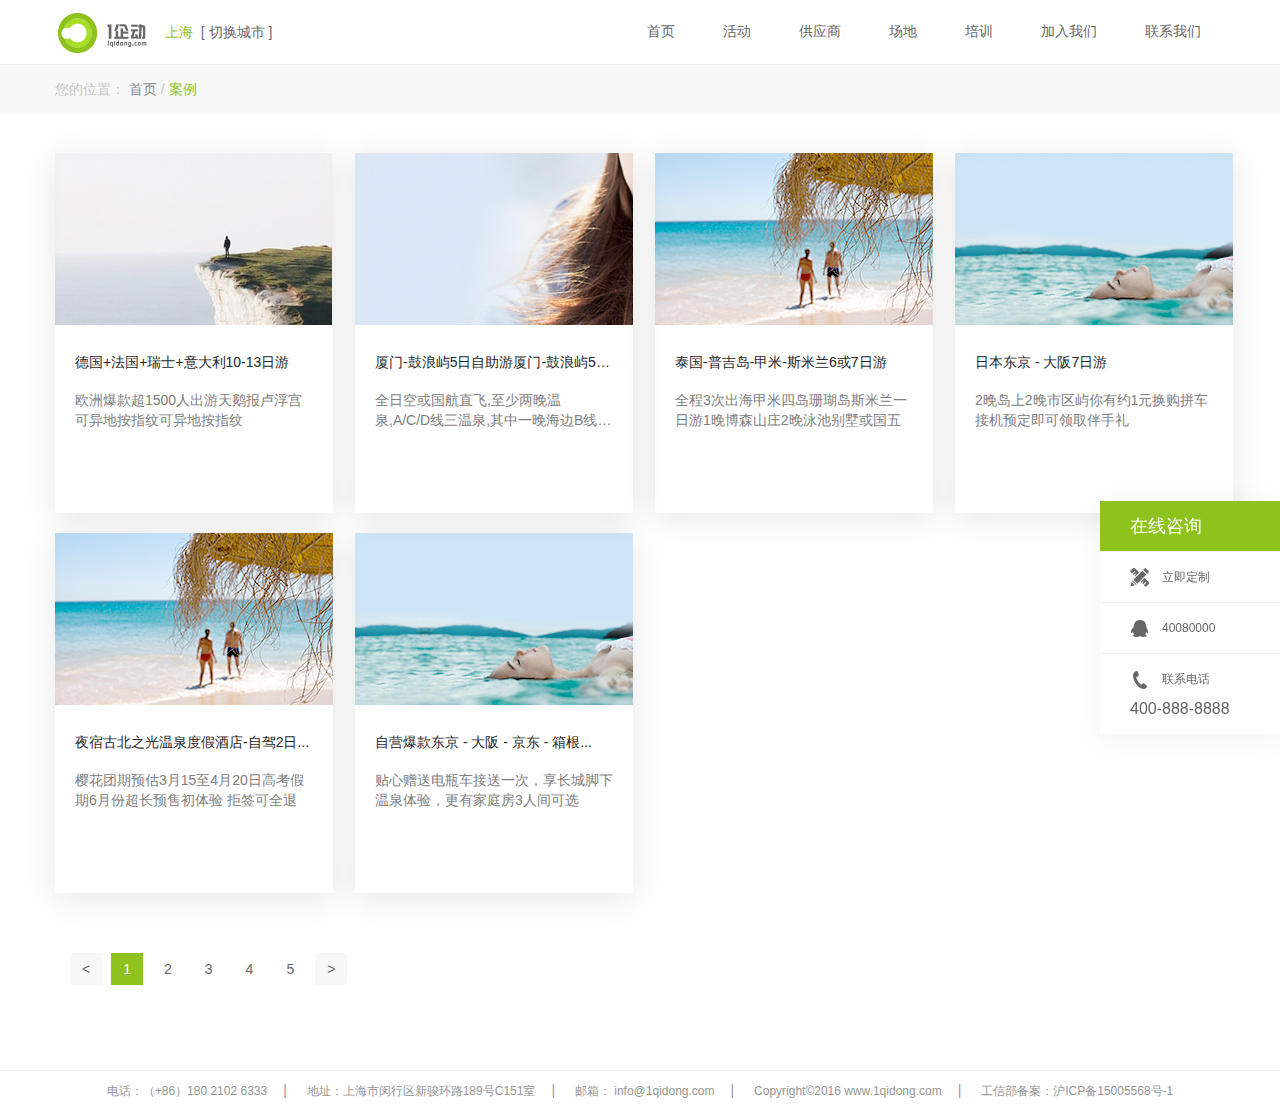
<file: case.html>
<!DOCTYPE html>
<html>
	<head>
		<meta charset="UTF-8">
		<title>案例</title>
		<meta name="viewport" content="width=device-width,initial-scale=1,minimum-scale=1,maximum-scale=1,user-scalable=no" />
		<link rel="stylesheet" href="css/reset.css" />
		<link rel="stylesheet" href="components/bootstrap/css/bootstrap.min.css" />
		<link rel="stylesheet" type="text/css" href="components/font-awesome/css/font-awesome.min.css" />
		<link rel="stylesheet" type="text/css" href="css/animate.css"/>
		<link rel="stylesheet" href="css/style.css" />
		<link rel="stylesheet" type="text/css" href="css/media.css"/>
	</head>
	<body>
		<header>
			<div class="container">
				<div class="row">
					<div class="navbar navbar-default">
				        <div class="navbar-header">
				            <button type="button" class="navbar-toggle" data-toggle="collapse" data-target="#coll">
				                <span class="icon-bar"></span>
				                <span class="icon-bar"></span>
				                <span class="icon-bar"></span>
				            </button>
				            <div class="logo">
								<img src="images/index_03.png"/>
								<span>上海</span>
								<a href="javascript:void(0)" class="change-city">[ 切换城市 ]</a>
								<div class="city">
									<div class="flex">
										<label>当前城市：上海</label>
										<i>&times;</i>
									</div>
									<div class="list">
										<a href="javascript:void(0)">北京</a>
										<a href="javascript:void(0)">上海</a>
										<a href="javascript:void(0)">广州</a>
										<a href="javascript:void(0)">深圳</a>
										<a href="javascript:void(0)">重庆</a>
										<a href="javascript:void(0)">南京</a>
										<a href="javascript:void(0)">济南</a>
										<a href="javascript:void(0)">长沙</a>
										<a href="javascript:void(0)">郑州</a>
										<a href="javascript:void(0)">武汉</a>
										<a href="javascript:void(0)">成都</a>
										<a href="javascript:void(0)">合肥</a>
										<a href="javascript:void(0)">南昌</a>
										<a href="javascript:void(0)">昆明</a>
										<a href="javascript:void(0)">杭州</a>
										<a href="javascript:void(0)">西安</a>
										<a href="javascript:void(0)">沈阳</a>
										<a href="javascript:void(0)">福州</a>
										<a href="javascript:void(0)">天津</a>
										<a href="javascript:void(0)">长春</a>
										<a href="javascript:void(0)">厦门</a>
									</div>
								</div>
							</div>
				        </div>
				        <div class="collapse navbar-collapse" id="coll">
				            <ul class="nav navbar-nav navbar-right">
				                <li><a href="index.html">首页</a></li>
				                <li><a href="activity.html">活动</a></li>
				                <li><a href="supplier.html">供应商</a></li>
				                <li><a href="field.html">场地</a></li>
				                <li><a href="train.html">培训</a></li>
				                <li><a href="joinUs.html">加入我们</a></li>
				                <li><a href="contactUs.html">联系我们</a></li>
				            </ul>
				        </div>
				   </div>
				</div>
			</div>
		</header>
		<section class="location">
			<div class="container">
				<div class="row">
					<h5>
						<span>您的位置：</span>
						<a href="index.html">首页</a> /
						<label>案例</label>
					</h5>
				</div>
			</div>
		</section>
		<article class="case container">
			<section class="row">
				<div class="col-lg-3 col-md-4 col-sm-6">
					<figure class="wow fadeInDown animated">
						<div class="img">
							<img src="images/case_03.jpg"/>
							<div></div>
							<a href="caseDetail.html">+</a>
						</div>
						<figcaption>
							<h5>德国+法国+瑞士+意大利10-13日游</h5>
							<p>欧洲爆款超1500人出游天鹅报卢浮宫可异地按指纹可异地按指纹</p>
							<a href="caseDetail.html"><img src="images/activity2.png"/></a>
						</figcaption>
					</figure>
				</div>
				<div class="col-lg-3 col-md-4 col-sm-6">
					<figure class="wow fadeInDown animated">
						<div class="img">
							<img src="images/case_05.jpg"/>
							<div></div>
							<a href="caseDetail.html">+</a>
						</div>
						<figcaption>
							<h5>厦门-鼓浪屿5日自助游厦门-鼓浪屿5日自助游</h5>
							<p>全日空或国航直飞,至少两晚温泉,A/C/D线三温泉,其中一晚海边B线升级1晚希尔顿或同级</p>
							<a href="caseDetail.html"><img src="images/activity2.png"/></a>
						</figcaption>
					</figure>
				</div>
				<div class="col-lg-3 col-md-4 col-sm-6">
					<figure class="wow fadeInDown animated">
						<div class="img">
							<img src="images/case_07.jpg"/>
							<div></div>
							<a href="caseDetail.html">+</a>
						</div>
						<figcaption>
							<h5>泰国-普吉岛-甲米-斯米兰6或7日游</h5>
							<p>全程3次出海甲米四岛珊瑚岛斯米兰一日游1晚博森山庄2晚泳池别墅或国五</p>
							<a href="caseDetail.html"><img src="images/activity2.png"/></a>
						</figcaption>
					</figure>
				</div>
				<div class="col-lg-3 col-md-4 col-sm-6">
					<figure class="wow fadeInDown animated">
						<div class="img">
							<img src="images/case_12.jpg"/>
							<div></div>
							<a href="caseDetail.html">+</a>
						</div>
						<figcaption>
							<h5>日本东京 - 大阪7日游</h5>
							<p>2晚岛上2晚市区屿你有约1元换购拼车接机预定即可领取伴手礼</p>
							<a href="caseDetail.html"><img src="images/activity2.png"/></a>
						</figcaption>
					</figure>
				</div>
				<div class="col-lg-3 col-md-4 col-sm-6">
					<figure class="wow fadeInDown animated">
						<div class="img">
							<img src="images/case_07.jpg"/>
							<div></div>
							<a href="caseDetail.html">+</a>
						</div>
						<figcaption>
							<h5>夜宿古北之光温泉度假酒店-自驾2日...</h5>
							<p>樱花团期预估3月15至4月20日高考假期6月份超长预售初体验 拒签可全退</p>
							<a href="caseDetail.html"><img src="images/activity2.png"/></a>
						</figcaption>
					</figure>
				</div>
				<div class="col-lg-3 col-md-4 col-sm-6">
					<figure class="wow fadeInDown animated">
						<div class="img">
							<img src="images/case_12.jpg"/>
							<div></div>
							<a href="caseDetail.html">+</a>
						</div>
						<figcaption>
							<h5>自营爆款东京 - 大阪 - 京东 - 箱根...</h5>
							<p>贴心赠送电瓶车接送一次，享长城脚下温泉体验，更有家庭房3人间可选</p>
							<a href="caseDetail.html"><img src="images/activity2.png"/></a>
						</figcaption>
					</figure>
				</div>
			</section>
		</article>
		<section class="container fenye">
			<nav aria-label="Page navigation">
			  <ul class="pagination">
			    <li>
			      <a href="#" aria-label="Previous">
			        <span aria-hidden="true">&lt;</span>
			      </a>
			    </li>
			    <li class="active"><a href="#">1</a></li>
			    <li><a href="#">2</a></li>
			    <li><a href="#">3</a></li>
			    <li><a href="#">4</a></li>
			    <li><a href="#">5</a></li>
			    <li>
			      <a href="#" aria-label="Next">
			        <span aria-hidden="true">&gt;</span>
			      </a>
			    </li>
			  </ul>
			</nav>
		</section>
		<div class="modal fade" id="userInfo">
		    <div class="modal-dialog user-info">
		        <div class="modal-content">
		            <div class="modal-header">
				        <button type="button" class="close" data-dismiss="modal" aria-label="Close"><span aria-hidden="true">&times;</span></button>
				       	<h4 class="modal-title">免费咨询方案与报价</h4>
				        <p>请留下您的联系方式，您专属的策划师会如期联系您，根据您公司/团队的独特性，调整定制方案</p>
				    </div>
				    <div class="modal-body">
				     	<form action="" method="post">
				     		<ul>
				     			<li><span><i>*</i><small>联系人</small></span><input type="text" name="" /></li>
				     			<li><span><i>*</i><small>联系电话</small></span><input type="text" name="" /></li>
				     			<li><span><i>*</i><small>出行人数</small></span><input type="text" name="" /></li>
				     			<li><span><i>*</i><small>活动天数</small></span><input type="text" name="" /></li>
				     			<li><span><i>*</i><small>出行日期</small></span>
				     				<div class="input-group date form_date" data-date="" data-date-format="dd MM yyyy" data-link-field="dtp_input2" data-link-format="yyyy-mm-dd">
							            <input class="form-control" size="16" type="text" value="" readonly>
										<span class="input-group-addon"><span class="glyphicon glyphicon-calendar"></span></span>
						        	</div>
									<input type="hidden" id="dtp_input2" value="" />
				     			</li>
				     			<li class="remarks">
					     			<span><i>*</i><small>备注</small></span>
					     			<textarea name="" rows="" cols=""></textarea>
					     		</li>
				     		</ul>
				     		<div class="sub">
				     			<span></span>
				     			<button type="submit" class="cancel" data-dismiss="modal" >取消</button>
				     			<button data-dismiss="modal" >确定</button>
				     		</div>
				     	</form>
				    </div>
		        </div>
		    </div>
		</div>
		<section class="side">
			<ul class="pc">
				<li class="tit">在线咨询</li>
				<li data-target="#userInfo" data-toggle="modal"><img src="images/index_16.png"/>立即定制</li>
				<li><img src="images/index_20.png"/>40080000</li>
				<li><img src="images/index_32.png"/>联系电话<span>400-888-8888</span></li>
			</ul>
			<ul class="mobile">
				<li data-target="#userInfo" data-toggle="modal"><img src="images/index_16.png"/></li>
				<li><img src="images/index_20.png"/></li>
				<li><img src="images/index_32.png"/></li>
			</ul>
		</section>
		<footer>
			<div class="container">
				<span>电话：（+86）180 2102 6333</span>|      
				<span>地址：上海市闵行区新骏环路189号C151室</span>|      
				<span>邮箱： info@1qidong.com</span>|      
				<span>Copyright©2016 www.1qidong.com</span>|      
				<span>工信部备案：沪ICP备15005568号-1</span>
			</div>
		</footer>
	</body>
	<script src="js/jquery.min.js" type="text/javascript" charset="utf-8"></script>
	<script src="components/bootstrap/js/bootstrap.min.js" type="text/javascript" charset="utf-8"></script>
	<script src="js/wow.min.js" type="text/javascript" charset="utf-8"></script>
	<script type="text/javascript" src="js/main.js"></script>
	<script type="text/javascript">
        $(function(){
            $('.carousel').carousel({
                interval:0
            });
            $('.activity .title .content').each(function(){
            	if($(this).height()==46){
            		$(this).next().hide();
            	}
            })
        })
    </script>
</html>
</file>
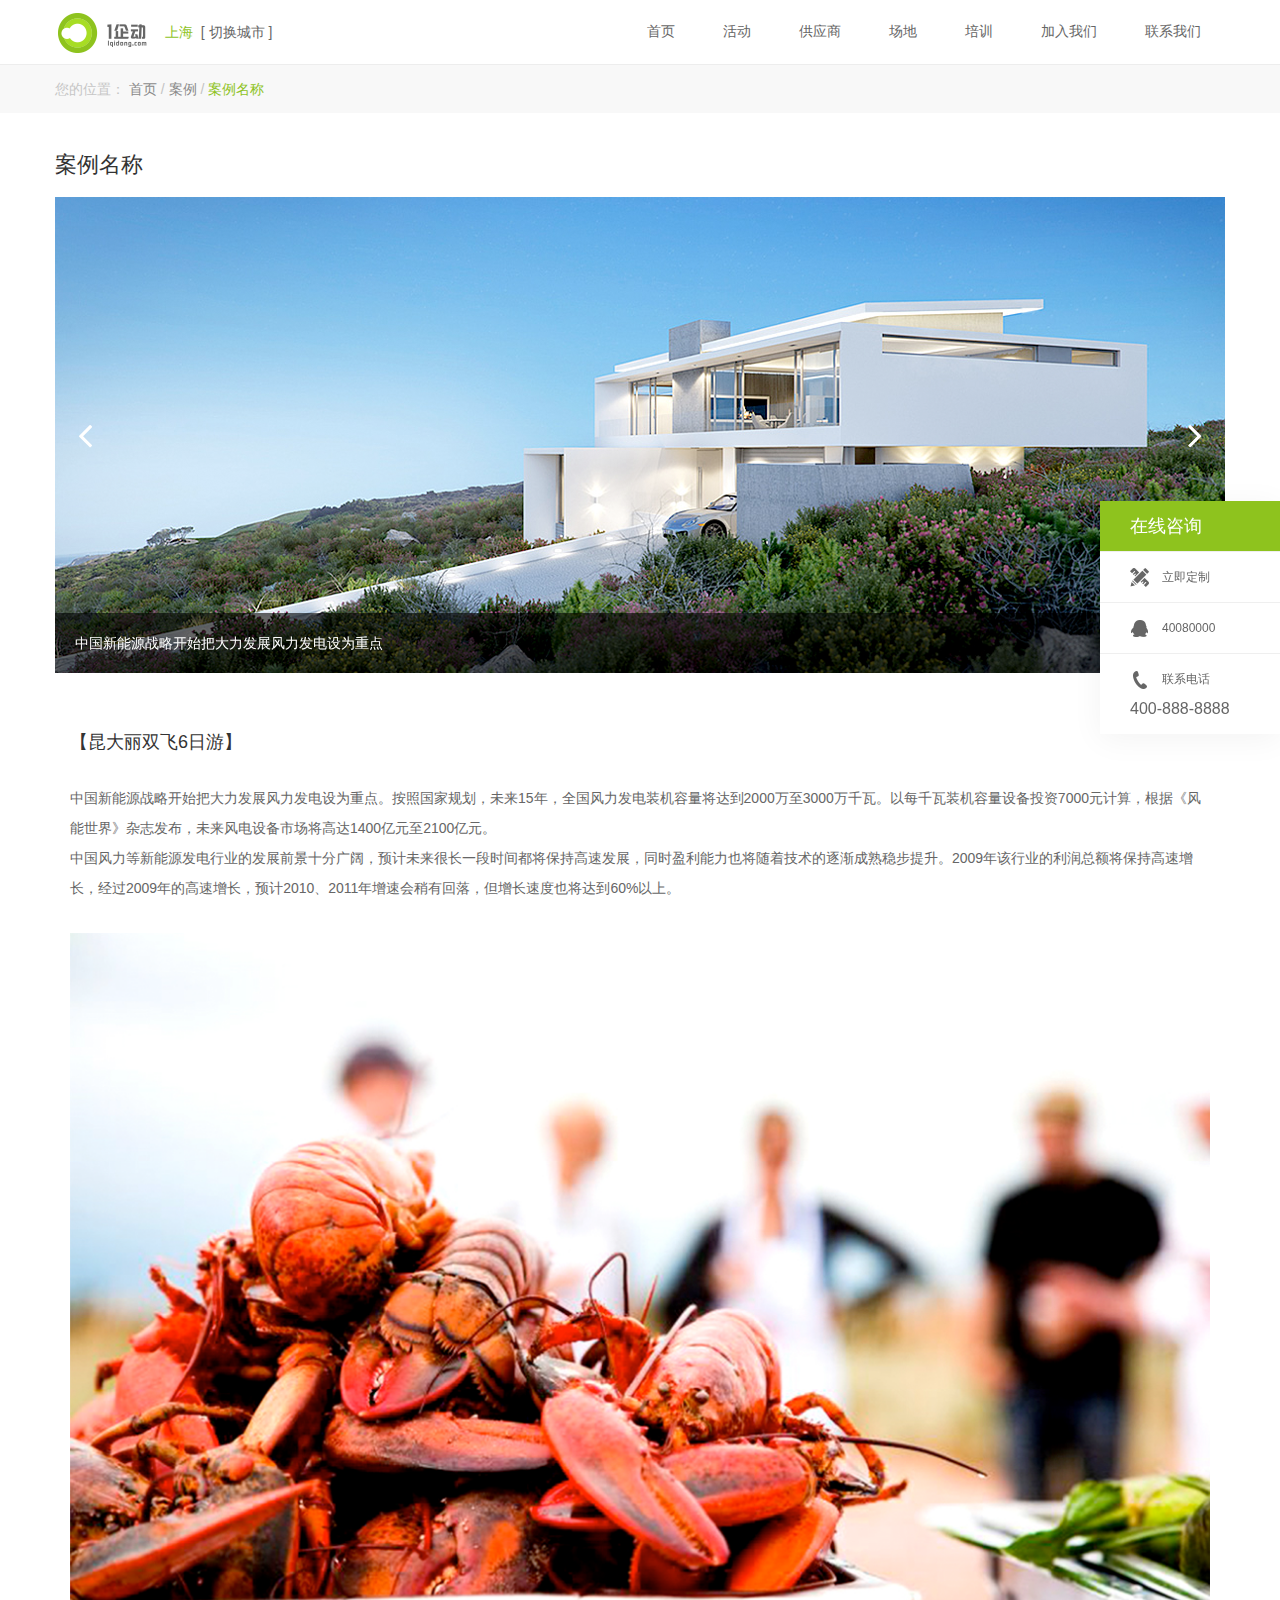
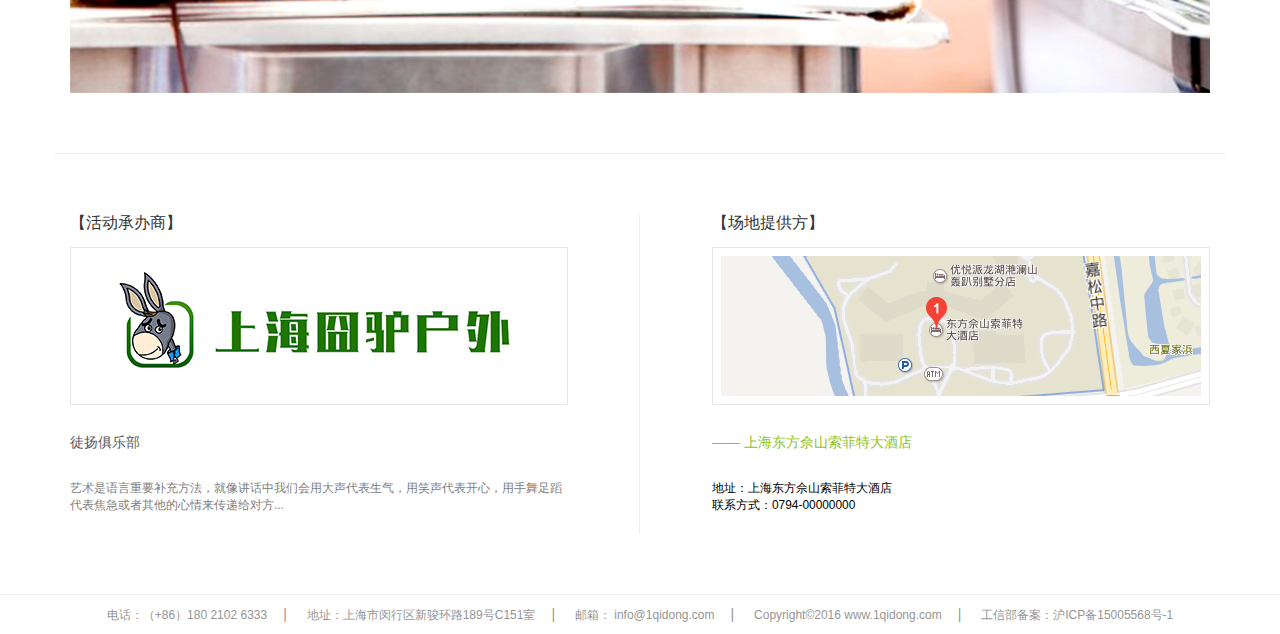
<file: caseDetail.html>
<!DOCTYPE html>
<html>
	<head>
		<meta charset="UTF-8">
		<title>案例详情</title>
		<meta name="viewport" content="width=device-width,initial-scale=1,minimum-scale=1,maximum-scale=1,user-scalable=no" />
		<link rel="stylesheet" href="css/reset.css" />
		<link rel="stylesheet" href="components/bootstrap/css/bootstrap.min.css" />
		<link rel="stylesheet" type="text/css" href="components/font-awesome/css/font-awesome.min.css" />
		<link rel="stylesheet" type="text/css" href="css/animate.css"/>
		<link rel="stylesheet" href="css/style.css" />
		<link rel="stylesheet" type="text/css" href="css/media.css"/>
	</head>
	<body>
		<header>
			<div class="container">
				<div class="row">
					<div class="navbar navbar-default">
				        <div class="navbar-header">
				            <button type="button" class="navbar-toggle" data-toggle="collapse" data-target="#coll">
				                <span class="icon-bar"></span>
				                <span class="icon-bar"></span>
				                <span class="icon-bar"></span>
				            </button>
				            <div class="logo">
								<img src="images/index_03.png"/>
								<span>上海</span>
								<a href="javascript:void(0)" class="change-city">[ 切换城市 ]</a>
								<div class="city">
									<div class="flex">
										<label>当前城市：上海</label>
										<i>&times;</i>
									</div>
									<div class="list">
										<a href="javascript:void(0)">北京</a>
										<a href="javascript:void(0)">上海</a>
										<a href="javascript:void(0)">广州</a>
										<a href="javascript:void(0)">深圳</a>
										<a href="javascript:void(0)">重庆</a>
										<a href="javascript:void(0)">南京</a>
										<a href="javascript:void(0)">济南</a>
										<a href="javascript:void(0)">长沙</a>
										<a href="javascript:void(0)">郑州</a>
										<a href="javascript:void(0)">武汉</a>
										<a href="javascript:void(0)">成都</a>
										<a href="javascript:void(0)">合肥</a>
										<a href="javascript:void(0)">南昌</a>
										<a href="javascript:void(0)">昆明</a>
										<a href="javascript:void(0)">杭州</a>
										<a href="javascript:void(0)">西安</a>
										<a href="javascript:void(0)">沈阳</a>
										<a href="javascript:void(0)">福州</a>
										<a href="javascript:void(0)">天津</a>
										<a href="javascript:void(0)">长春</a>
										<a href="javascript:void(0)">厦门</a>
									</div>
								</div>
							</div>
				        </div>
				        <div class="collapse navbar-collapse" id="coll">
				            <ul class="nav navbar-nav navbar-right">
				                <li><a href="index.html">首页</a></li>
				                <li><a href="activity.html">活动</a></li>
				                <li><a href="supplier.html">供应商</a></li>
				                <li><a href="field.html">场地</a></li>
				                <li><a href="train.html">培训</a></li>
				                <li><a href="joinUs.html">加入我们</a></li>
				                <li><a href="contactUs.html">联系我们</a></li>
				            </ul>
				        </div>
				   </div>
				</div>
			</div>
		</header>
		<section class="location">
			<div class="container">
				<div class="row">
					<h5>
						<span>您的位置：</span>
						<a href="index.html">首页</a> /
						<a href="activity.html">案例</a> /
						<label>案例名称</label>
					</h5>
				</div>
			</div>
		</section>
		<article class="activity-detail">
			<section class="tag container">
				<div class="row">
					<h2>案例名称</h2>
				</div>
				<div class="row">
					<div class="carousel slide" id="car">
				        <div class="carousel-inner in">
				            <div class="item active"><img src="images/detail_03.png" alt=""/></div>
				            <div class="item"><img src="images/detail_03.png" alt=""/></div>
				            <div class="item"><img src="images/detail_03.png" alt=""/></div>
				            <div class="item"><img src="images/detail_03.png" alt=""/></div>
				        </div>
				        <div class="flex detail">
				        	<p>中国新能源战略开始把大力发展风力发电设为重点</p>
					        <ol class="carousel-indicators">
					            <li class="active" data-target="#car" data-slide-to="0"></li>
					            <li data-target="#car" data-slide-to="1"></li>
					            <li data-target="#car" data-slide-to="2"></li>
					            <li data-target="#car" data-slide-to="3"></li>
					        </ol>
					    </div>
				        <a href="#car" class="carousel-control left" data-slide="prev"><span class="fa fa-angle-left"></span></a>
				        <a href="#car" class="carousel-control right" data-slide="next"><span class="fa fa-angle-right"></span></a>
				    </div>
				</div>
			</section>
		</article>
		<article class="detail-content">
			<section id="actIntro" style="background: #fff;">
				<div class="container">
					<h3>【昆大丽双飞6日游】</h3>
					<p>中国新能源战略开始把大力发展风力发电设为重点。按照国家规划，未来15年，全国风力发电装机容量将达到2000万至3000万千瓦。以每千瓦装机容量设备投资7000元计算，根据《风能世界》杂志发布，未来风电设备市场将高达1400亿元至2100亿元。</p>
					<p>中国风力等新能源发电行业的发展前景十分广阔，预计未来很长一段时间都将保持高速发展，同时盈利能力也将随着技术的逐渐成熟稳步提升。2009年该行业的利润总额将保持高速增长，经过2009年的高速增长，预计2010、2011年增速会稍有回落，但增长速度也将达到60%以上。</p>
					<img src="images/detail_10.png"/>
				</div>
			</section>
			<section class="detail-foot container">
				<div class="row">
					<div class="foot-left col-md-6">
						<div class="content">
							<h4>【活动承办商】</h4>
							<div class="img">
								<img src="images/detail_13.png"/>
							</div>
							<h5>徒扬俱乐部</h5>
							<small>艺术是语言重要补充方法，就像讲话中我们会用大声代表生气，用笑声代表开心，用手舞足蹈代表焦急或者其他的心情来传递给对方...</small>
						</div>
					</div>
					<div class="foot-right col-md-6">
						<div class="content right">
							<h4>【场地提供方】</h4>
							<div class="img">
								<img src="images/detail_15.png"/>
							</div>
							<h5 class="green">—— 上海东方佘山索菲特大酒店</h5>
							<small class="balck">地址：上海东方佘山索菲特大酒店 <br /> 联系方式：0794-00000000</small>
						</div>
					</div>
				</div>
			</section>
		</article>
		<div class="modal fade" id="userInfo">
		    <div class="modal-dialog user-info">
		        <div class="modal-content">
		            <div class="modal-header">
				        <button type="button" class="close" data-dismiss="modal" aria-label="Close"><span aria-hidden="true">&times;</span></button>
				       	<h4 class="modal-title">免费咨询方案与报价</h4>
				        <p>请留下您的联系方式，您专属的策划师会如期联系您，根据您公司/团队的独特性，调整定制方案</p>
				    </div>
				    <div class="modal-body">
				     	<form action="" method="post">
				     		<ul>
				     			<li><span><i>*</i><small>联系人</small></span><input type="text" name="" /></li>
				     			<li><span><i>*</i><small>联系电话</small></span><input type="text" name="" /></li>
				     			<li><span><i>*</i><small>出行人数</small></span><input type="text" name="" /></li>
				     			<li><span><i>*</i><small>活动天数</small></span><input type="text" name="" /></li>
				     			<li><span><i>*</i><small>出行日期</small></span>
				     				<div class="input-group date form_date" data-date="" data-date-format="dd MM yyyy" data-link-field="dtp_input2" data-link-format="yyyy-mm-dd">
							            <input class="form-control" size="16" type="text" value="" readonly>
										<span class="input-group-addon"><span class="glyphicon glyphicon-calendar"></span></span>
						        	</div>
									<input type="hidden" id="dtp_input2" value="" />
				     			</li>
				     			<li class="remarks">
					     			<span><i>*</i><small>备注</small></span>
					     			<textarea name="" rows="" cols=""></textarea>
					     		</li>
				     		</ul>
				     		<div class="sub">
				     			<span></span>
				     			<button type="submit" class="cancel" data-dismiss="modal" >取消</button>
				     			<button data-dismiss="modal" >确定</button>
				     		</div>
				     	</form>
				    </div>
		        </div>
		    </div>
		</div>
		<section class="side">
			<ul class="pc">
				<li class="tit">在线咨询</li>
				<li data-target="#userInfo" data-toggle="modal"><img src="images/index_16.png"/>立即定制</li>
				<li><img src="images/index_20.png"/>40080000</li>
				<li><img src="images/index_32.png"/>联系电话<span>400-888-8888</span></li>
			</ul>
			<ul class="mobile">
				<li data-target="#userInfo" data-toggle="modal"><img src="images/index_16.png"/></li>
				<li><img src="images/index_20.png"/></li>
				<li><img src="images/index_32.png"/></li>
			</ul>
		</section>
		<footer>
			<div class="container">
				<span>电话：（+86）180 2102 6333</span>|      
				<span>地址：上海市闵行区新骏环路189号C151室</span>|      
				<span>邮箱： info@1qidong.com</span>|      
				<span>Copyright©2016 www.1qidong.com</span>|      
				<span>工信部备案：沪ICP备15005568号-1</span>
			</div>
		</footer>
	</body>
	<script src="js/jquery.min.js" type="text/javascript" charset="utf-8"></script>
	<script src="components/bootstrap/js/bootstrap.min.js" type="text/javascript" charset="utf-8"></script>
	<script src="js/wow.min.js" type="text/javascript" charset="utf-8"></script>
	<script type="text/javascript" src="js/main.js"></script>
	<script type="text/javascript">
        $(function(){
            $('.carousel').carousel({
                interval:5000
            });
        })
    </script>
</html>
</file>
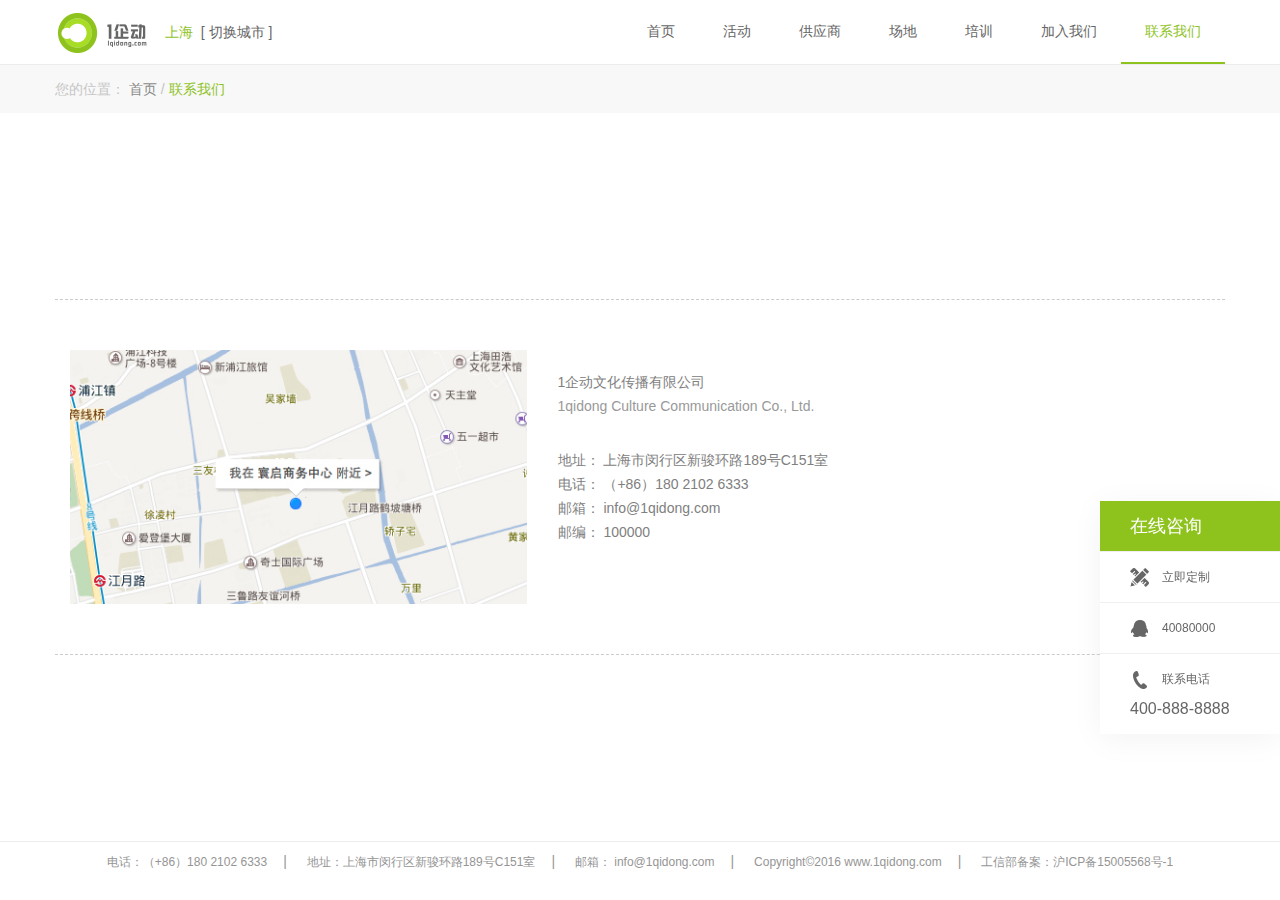
<file: contactUs.html>
<!DOCTYPE html>
<html>
	<head>
		<meta charset="UTF-8">
		<title>联系我们</title>
		<meta name="viewport" content="width=device-width,initial-scale=1,minimum-scale=1,maximum-scale=1,user-scalable=no" />
		<link rel="stylesheet" href="css/reset.css" />
		<link rel="stylesheet" href="components/bootstrap/css/bootstrap.min.css" />
		<link rel="stylesheet" type="text/css" href="components/font-awesome/css/font-awesome.min.css" />
		<link rel="stylesheet" type="text/css" href="css/animate.css"/>
		<link rel="stylesheet" href="css/style.css" />
		<link rel="stylesheet" type="text/css" href="css/media.css"/>
	</head>
	<body>
		<header>
			<div class="container">
				<div class="row">
					<div class="navbar navbar-default">
				        <div class="navbar-header">
				            <button type="button" class="navbar-toggle" data-toggle="collapse" data-target="#coll">
				                <span class="icon-bar"></span>
				                <span class="icon-bar"></span>
				                <span class="icon-bar"></span>
				            </button>
				            <div class="logo">
								<img src="images/index_03.png"/>
								<span>上海</span>
								<a href="javascript:void(0)" class="change-city">[ 切换城市 ]</a>
								<div class="city">
									<div class="flex">
										<label>当前城市：上海</label>
										<i>&times;</i>
									</div>
									<div class="list">
										<a href="javascript:void(0)">北京</a>
										<a href="javascript:void(0)">上海</a>
										<a href="javascript:void(0)">广州</a>
										<a href="javascript:void(0)">深圳</a>
										<a href="javascript:void(0)">重庆</a>
										<a href="javascript:void(0)">南京</a>
										<a href="javascript:void(0)">济南</a>
										<a href="javascript:void(0)">长沙</a>
										<a href="javascript:void(0)">郑州</a>
										<a href="javascript:void(0)">武汉</a>
										<a href="javascript:void(0)">成都</a>
										<a href="javascript:void(0)">合肥</a>
										<a href="javascript:void(0)">南昌</a>
										<a href="javascript:void(0)">昆明</a>
										<a href="javascript:void(0)">杭州</a>
										<a href="javascript:void(0)">西安</a>
										<a href="javascript:void(0)">沈阳</a>
										<a href="javascript:void(0)">福州</a>
										<a href="javascript:void(0)">天津</a>
										<a href="javascript:void(0)">长春</a>
										<a href="javascript:void(0)">厦门</a>
									</div>
								</div>
							</div>
				        </div>
				        <div class="collapse navbar-collapse" id="coll">
				            <ul class="nav navbar-nav navbar-right">
				                <li><a href="index.html">首页</a></li>
				                <li><a href="activity.html">活动</a></li>
				                <li><a href="supplier.html">供应商</a></li>
				                <li><a href="field.html">场地</a></li>
				                <li><a href="train.html">培训</a></li>
				                <li><a href="joinUs.html">加入我们</a></li>
				                <li class="active"><a href="contactUs.html">联系我们</a></li>
				            </ul>
				        </div>
				   </div>
				</div>
			</div>
		</header>
		<section class="location">
			<div class="container">
				<div class="row">
					<h5>
						<span>您的位置：</span>
						<a href="index.html">首页</a> /
						<label>联系我们</label>
					</h5>
				</div>
			</div>
		</section>
		<article class="contact-us container">
			<div class="row">
				<div class="col-sm-5">
					<div class="map">
						<img src="images/contactUs_03.jpg"/>
					</div>
				</div>
				<div class="col-sm-7 detail">
					<h5>1企动文化传播有限公司<span>1qidong Culture Communication Co., Ltd.</span></h5>
					<p>地址： 上海市闵行区新骏环路189号C151室</p>
					<p>电话： （+86）180 2102 6333</p>
					<p>邮箱：  info@1qidong.com</p>
					<p>邮编： 100000</p>
				</div>
			</div>
		</article>
		<div class="modal fade" id="userInfo">
		    <div class="modal-dialog user-info">
		        <div class="modal-content">
		            <div class="modal-header">
				        <button type="button" class="close" data-dismiss="modal" aria-label="Close"><span aria-hidden="true">&times;</span></button>
				       	<h4 class="modal-title">免费咨询方案与报价</h4>
				        <p>请留下您的联系方式，您专属的策划师会如期联系您，根据您公司/团队的独特性，调整定制方案</p>
				    </div>
				    <div class="modal-body">
				     	<form action="" method="post">
				     		<ul>
				     			<li><span><i>*</i><small>联系人</small></span><input type="text" name="" /></li>
				     			<li><span><i>*</i><small>联系电话</small></span><input type="text" name="" /></li>
				     			<li><span><i>*</i><small>出行人数</small></span><input type="text" name="" /></li>
				     			<li><span><i>*</i><small>活动天数</small></span><input type="text" name="" /></li>
				     			<li><span><i>*</i><small>出行日期</small></span>
				     				<div class="input-group date form_date" data-date="" data-date-format="dd MM yyyy" data-link-field="dtp_input2" data-link-format="yyyy-mm-dd">
							            <input class="form-control" size="16" type="text" value="" readonly>
										<span class="input-group-addon"><span class="glyphicon glyphicon-calendar"></span></span>
						        	</div>
									<input type="hidden" id="dtp_input2" value="" />
				     			</li>
				     			<li class="remarks">
					     			<span><i>*</i><small>备注</small></span>
					     			<textarea name="" rows="" cols=""></textarea>
					     		</li>
				     		</ul>
				     		<div class="sub">
				     			<span></span>
				     			<button type="submit" class="cancel" data-dismiss="modal" >取消</button>
				     			<button data-dismiss="modal" >确定</button>
				     		</div>
				     	</form>
				    </div>
		        </div>
		    </div>
		</div>
		<section class="side">
			<ul class="pc">
				<li class="tit">在线咨询</li>
				<li data-target="#userInfo" data-toggle="modal"><img src="images/index_16.png"/>立即定制</li>
				<li><img src="images/index_20.png"/>40080000</li>
				<li><img src="images/index_32.png"/>联系电话<span>400-888-8888</span></li>
			</ul>
			<ul class="mobile">
				<li data-target="#userInfo" data-toggle="modal"><img src="images/index_16.png"/></li>
				<li><img src="images/index_20.png"/></li>
				<li><img src="images/index_32.png"/></li>
			</ul>
		</section>
		<footer>
			<div class="container">
				<span>电话：（+86）180 2102 6333</span>|      
				<span>地址：上海市闵行区新骏环路189号C151室</span>|      
				<span>邮箱： info@1qidong.com</span>|      
				<span>Copyright©2016 www.1qidong.com</span>|      
				<span>工信部备案：沪ICP备15005568号-1</span>
			</div>
		</footer>
	</body>
	<script src="js/jquery.min.js" type="text/javascript" charset="utf-8"></script>
	<script src="components/bootstrap/js/bootstrap.min.js" type="text/javascript" charset="utf-8"></script>
	<script src="js/wow.min.js" type="text/javascript" charset="utf-8"></script>
	<script type="text/javascript" src="js/main.js"></script>
</html>
</file>
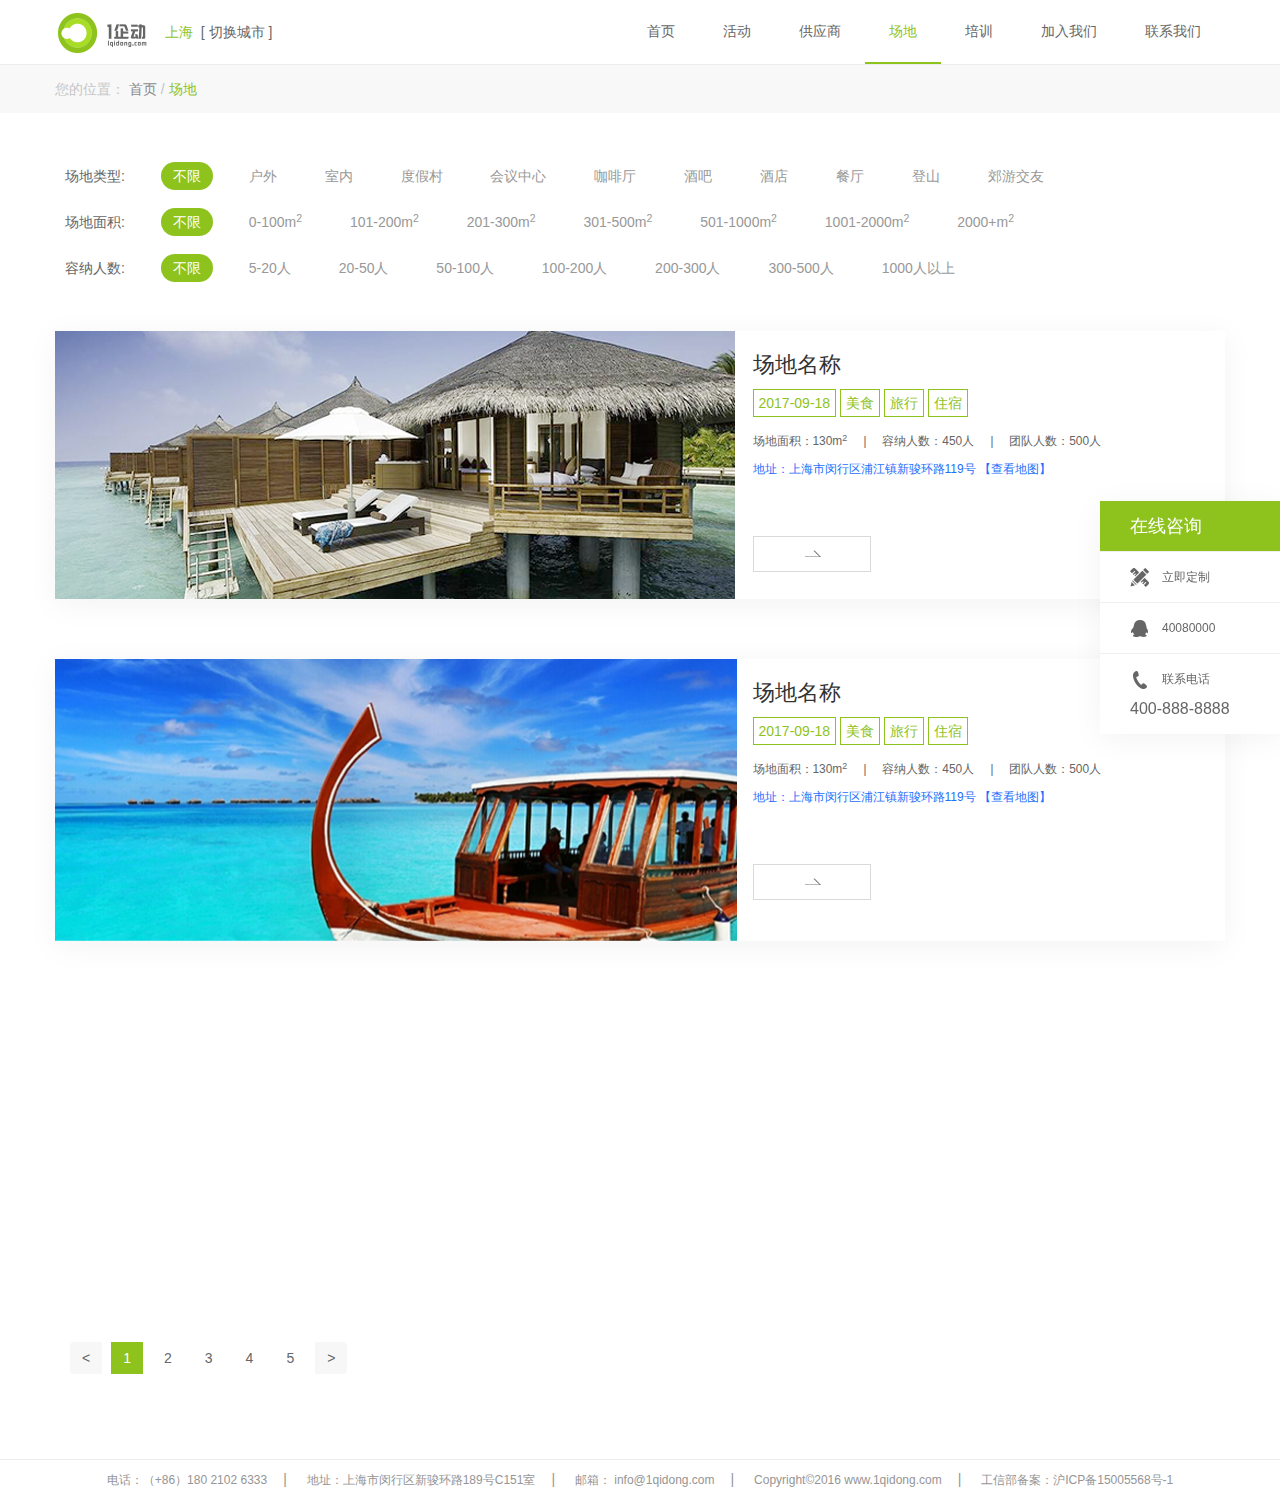
<file: field.html>
<!DOCTYPE html>
<html>
	<head>
		<meta charset="UTF-8">
		<title>场地</title>
		<meta name="viewport" content="width=device-width,initial-scale=1,minimum-scale=1,maximum-scale=1,user-scalable=no" />
		<link rel="stylesheet" href="css/reset.css" />
		<link rel="stylesheet" href="components/bootstrap/css/bootstrap.min.css" />
		<link rel="stylesheet" type="text/css" href="components/font-awesome/css/font-awesome.min.css" />
		<link rel="stylesheet" type="text/css" href="css/animate.css"/>
		<link rel="stylesheet" href="css/style.css" />
		<link rel="stylesheet" type="text/css" href="css/media.css"/>
	</head>
	<body>
		<header>
			<div class="container">
				<div class="row">
					<div class="navbar navbar-default">
				        <div class="navbar-header">
				            <button type="button" class="navbar-toggle" data-toggle="collapse" data-target="#coll">
				                <span class="icon-bar"></span>
				                <span class="icon-bar"></span>
				                <span class="icon-bar"></span>
				            </button>
				            <div class="logo">
								<img src="images/index_03.png"/>
								<span>上海</span>
								<a href="javascript:void(0)" class="change-city">[ 切换城市 ]</a>
								<div class="city">
									<div class="flex">
										<label>当前城市：上海</label>
										<i>&times;</i>
									</div>
									<div class="list">
										<a href="javascript:void(0)">北京</a>
										<a href="javascript:void(0)">上海</a>
										<a href="javascript:void(0)">广州</a>
										<a href="javascript:void(0)">深圳</a>
										<a href="javascript:void(0)">重庆</a>
										<a href="javascript:void(0)">南京</a>
										<a href="javascript:void(0)">济南</a>
										<a href="javascript:void(0)">长沙</a>
										<a href="javascript:void(0)">郑州</a>
										<a href="javascript:void(0)">武汉</a>
										<a href="javascript:void(0)">成都</a>
										<a href="javascript:void(0)">合肥</a>
										<a href="javascript:void(0)">南昌</a>
										<a href="javascript:void(0)">昆明</a>
										<a href="javascript:void(0)">杭州</a>
										<a href="javascript:void(0)">西安</a>
										<a href="javascript:void(0)">沈阳</a>
										<a href="javascript:void(0)">福州</a>
										<a href="javascript:void(0)">天津</a>
										<a href="javascript:void(0)">长春</a>
										<a href="javascript:void(0)">厦门</a>
									</div>
								</div>
							</div>
				        </div>
				        <div class="collapse navbar-collapse" id="coll">
				            <ul class="nav navbar-nav navbar-right">
				                <li><a href="index.html">首页</a></li>
				                <li><a href="activity.html">活动</a></li>
				                <li><a href="supplier.html">供应商</a></li>
				                <li class="active"><a href="field.html">场地</a></li>
				                <li><a href="train.html">培训</a></li>
				                <li><a href="joinUs.html">加入我们</a></li>
				                <li><a href="contactUs.html">联系我们</a></li>
				            </ul>
				        </div>
				   </div>
				</div>
			</div>
		</header>
		<section class="location">
			<div class="container">
				<div class="row">
					<h5>
						<span>您的位置：</span>
						<a href="index.html">首页</a> /
						<label>场地</label>
					</h5>
				</div>
			</div>
		</section>
		<article class="activity">
			<section class="container" style="padding: 40px 0;">
				<div class="row title">
					<div class="tit name col-md-1 col-sm-1 col-xs-2"><span>场地</span>类型:</div>
					<div class="tit content col-md-10 col-sm-9 col-xs-8">
						<a href="javascript:void(0)" class="active">不限</a>
						<a href="javascript:void(0)">户外</a>
						<a href="javascript:void(0)">室内</a>
						<a href="javascript:void(0)">度假村</a>
						<a href="javascript:void(0)">会议中心</a>
						<a href="javascript:void(0)">咖啡厅</a>
						<a href="javascript:void(0)">酒吧</a>
						<a href="javascript:void(0)">酒店</a>
						<a href="javascript:void(0)">餐厅</a>
						<a href="javascript:void(0)">登山</a>
						<a href="javascript:void(0)">郊游交友</a>
					</div>
					<div class="tit operate col-md-1 col-sm-2 col-xs-2">
						<button><span>收起</span> <i class="fa fa-sort-up"></i></button>
					</div>
				</div>
				<div class="row title">
					<div class="tit name col-md-1 col-sm-1 col-xs-2"><span>场地</span>面积:</div>
					<div class="tit content col-md-10 col-sm-9 col-xs-8">
						<a href="javascript:void(0)" class="active">不限</a>
						<a href="javascript:void(0)">0-100m<sup>2</sup></a>
						<a href="javascript:void(0)">101-200m<sup>2</sup></a>
						<a href="javascript:void(0)">201-300m<sup>2</sup></a>
						<a href="javascript:void(0)">301-500m<sup>2</sup></a>
						<a href="javascript:void(0)">501-1000m<sup>2</sup></a>
						<a href="javascript:void(0)">1001-2000m<sup>2</sup></a>
						<a href="javascript:void(0)">2000+m<sup>2</sup></a>
					</div>
					<div class="tit operate col-md-1 col-sm-2 col-xs-2">
						<button><span>收起</span> <i class="fa fa-sort-up"></i></button>
					</div>
				</div>
				<div class="row title">
					<div class="tit name col-md-1 col-sm-1 col-xs-2"><span>容纳</span>人数:</div>
					<div class="tit content col-md-10 col-sm-9 col-xs-8">
						<a href="javascript:void(0)" class="active">不限</a>
						<a href="javascript:void(0)">5-20人</a>
						<a href="javascript:void(0)">20-50人</a>
						<a href="javascript:void(0)">50-100人</a>
						<a href="javascript:void(0)">100-200人</a>
						<a href="javascript:void(0)">200-300人</a>
						<a href="javascript:void(0)">300-500人</a>
						<a href="javascript:void(0)">1000人以上</a>
					</div>
					<div class="tit operate col-md-1 col-sm-2 col-xs-2">
						<button><span>收起</span> <i class="fa fa-sort-up"></i></button>
					</div>
				</div>
			</section>
			<section class="container">
				<div class="row activity-list wow fadeInDown animated">
					<div class="col-sm-7">
						<div class="carousel slide" id="swipe1">
					        <div class="carousel-inner in">
					            <div class="item active"><img src="images/activity_03.png" alt=""/></div>
					            <div class="item"><img src="images/activity_03.png" alt=""/></div>
					            <div class="item"><img src="images/activity_03.png" alt=""/></div>
					        </div>
					        <div class="kuang"></div>
					        <a href="#swipe1" class="carousel-control left" data-slide="prev"><span class="fa fa-angle-left"></span></a>
					        <a href="#swipe1" class="carousel-control right" data-slide="next"><span class="fa fa-angle-right"></span></a>
					    </div>
					</div>
					<div class="col-sm-5 detail">
						<h4>场地名称</h4>
						<ul>
							<li>2017-09-18</li>
							<li>美食</li>
							<li>旅行</li>
							<li>住宿</li>
						</ul>
						<small>场地面积：130m<sup>2</sup><i>|</i>容纳人数：450人<i>|</i>团队人数：500人</small>
						<h6 class="address">地址：上海市闵行区浦江镇新骏环路119号   <a href="contactUs.html">【查看地图】</a></h6>
						<a href="fieldDetail.html" class="more">
							<span>MORE</span>
							<i></i>
						</a>
					</div>
				</div>
				<div class="row activity-list wow fadeInDown animated">
					<div class="col-sm-7">
						<div class="carousel slide" id="swipe2">
					        <div class="carousel-inner in">
					            <div class="item active"><img src="images/activity_11.png" alt=""/></div>
					            <div class="item"><img src="images/activity_11.png" alt=""/></div>
					            <div class="item"><img src="images/activity_11.png" alt=""/></div>
					        </div>
					        <div class="kuang"></div>
					        <a href="#swipe2" class="carousel-control left" data-slide="prev"><span class="fa fa-angle-left"></span></a>
					        <a href="#swipe2" class="carousel-control right" data-slide="next"><span class="fa fa-angle-right"></span></a>
					    </div>
					</div>
					<div class="col-sm-5 detail">
						<h4>场地名称</h4>
						<ul>
							<li>2017-09-18</li>
							<li>美食</li>
							<li>旅行</li>
							<li>住宿</li>
						</ul>
						<small>场地面积：130m<sup>2</sup><i>|</i>容纳人数：450人<i>|</i>团队人数：500人</small>
						<h6 class="address">地址：上海市闵行区浦江镇新骏环路119号   <a href="contactUs.html">【查看地图】</a></h6>
						<a href="fieldDetail.html" class="more">
							<span>MORE</span>
							<i></i>
						</a>
					</div>
				</div>
				<div class="row activity-list wow fadeInDown animated">
					<div class="col-sm-7">
						<div class="carousel slide" id="swipe3">
					        <div class="carousel-inner in">
					            <div class="item active"><img src="images/activity_14.png" alt=""/></div>
					            <div class="item"><img src="images/activity_14.png" alt=""/></div>
					            <div class="item"><img src="images/activity_14.png" alt=""/></div>
					        </div>
					        <div class="kuang"></div>
					        <a href="#swipe3" class="carousel-control left" data-slide="prev"><span class="fa fa-angle-left"></span></a>
					        <a href="#swipe3" class="carousel-control right" data-slide="next"><span class="fa fa-angle-right"></span></a>
					    </div>
					</div>
					<div class="col-sm-5 detail">
						<h4>场地名称</h4>
						<ul>
							<li>2017-09-18</li>
							<li>美食</li>
							<li>旅行</li>
							<li>住宿</li>
						</ul>
						<small>场地面积：130m<sup>2</sup><i>|</i>容纳人数：450人<i>|</i>团队人数：500人</small>
						<h6 class="address">地址：上海市闵行区浦江镇新骏环路119号   <a href="contactUs.html">【查看地图】</a></h6>
						<a href="fieldDetail.html" class="more">
							<span>MORE</span>
							<i></i>
						</a>
					</div>
				</div>
			</section>
			<section class="container fenye">
				<nav aria-label="Page navigation">
				  <ul class="pagination">
				    <li>
				      <a href="#" aria-label="Previous">
				        <span aria-hidden="true">&lt;</span>
				      </a>
				    </li>
				    <li class="active"><a href="#">1</a></li>
				    <li><a href="#">2</a></li>
				    <li><a href="#">3</a></li>
				    <li><a href="#">4</a></li>
				    <li><a href="#">5</a></li>
				    <li>
				      <a href="#" aria-label="Next">
				        <span aria-hidden="true">&gt;</span>
				      </a>
				    </li>
				  </ul>
				</nav>
			</section>
			
		</article>
		<div class="modal fade" id="userInfo">
		    <div class="modal-dialog user-info">
		        <div class="modal-content">
		            <div class="modal-header">
				        <button type="button" class="close" data-dismiss="modal" aria-label="Close"><span aria-hidden="true">&times;</span></button>
				       	<h4 class="modal-title">免费咨询方案与报价</h4>
				        <p>请留下您的联系方式，您专属的策划师会如期联系您，根据您公司/团队的独特性，调整定制方案</p>
				    </div>
				    <div class="modal-body">
				     	<form action="" method="post">
				     		<ul>
				     			<li><span><i>*</i><small>联系人</small></span><input type="text" name="" /></li>
				     			<li><span><i>*</i><small>联系电话</small></span><input type="text" name="" /></li>
				     			<li><span><i>*</i><small>出行人数</small></span><input type="text" name="" /></li>
				     			<li><span><i>*</i><small>活动天数</small></span><input type="text" name="" /></li>
				     			<li><span><i>*</i><small>出行日期</small></span>
				     				<div class="input-group date form_date" data-date="" data-date-format="dd MM yyyy" data-link-field="dtp_input2" data-link-format="yyyy-mm-dd">
							            <input class="form-control" size="16" type="text" value="" readonly>
										<span class="input-group-addon"><span class="glyphicon glyphicon-calendar"></span></span>
						        	</div>
									<input type="hidden" id="dtp_input2" value="" />
				     			</li>
				     			<li class="remarks">
					     			<span><i>*</i><small>备注</small></span>
					     			<textarea name="" rows="" cols=""></textarea>
					     		</li>
				     		</ul>
				     		<div class="sub">
				     			<span></span>
				     			<button type="submit" class="cancel" data-dismiss="modal" >取消</button>
				     			<button data-dismiss="modal" >确定</button>
				     		</div>
				     	</form>
				    </div>
		        </div>
		    </div>
		</div>
		<section class="side">
			<ul class="pc">
				<li class="tit">在线咨询</li>
				<li data-target="#userInfo" data-toggle="modal"><img src="images/index_16.png"/>立即定制</li>
				<li><img src="images/index_20.png"/>40080000</li>
				<li><img src="images/index_32.png"/>联系电话<span>400-888-8888</span></li>
			</ul>
			<ul class="mobile">
				<li data-target="#userInfo" data-toggle="modal"><img src="images/index_16.png"/></li>
				<li><img src="images/index_20.png"/></li>
				<li><img src="images/index_32.png"/></li>
			</ul>
		</section>
		<footer>
			<div class="container">
				<span>电话：（+86）180 2102 6333</span>|      
				<span>地址：上海市闵行区新骏环路189号C151室</span>|      
				<span>邮箱： info@1qidong.com</span>|      
				<span>Copyright©2016 www.1qidong.com</span>|      
				<span>工信部备案：沪ICP备15005568号-1</span>
			</div>
		</footer>
	</body>
	<script src="js/jquery.min.js" type="text/javascript" charset="utf-8"></script>
	<script src="components/bootstrap/js/bootstrap.min.js" type="text/javascript" charset="utf-8"></script>
	<script src="js/wow.min.js" type="text/javascript" charset="utf-8"></script>
	<script type="text/javascript" src="js/main.js"></script>
	<script type="text/javascript">
        $(function(){
            $('.carousel').carousel({
                interval:0
            });
            $('.activity .title .content').each(function(){
            	if($(this).height()==46){
            		$(this).next().hide();
            	}
            })
        })
    </script>
</html>
</file>
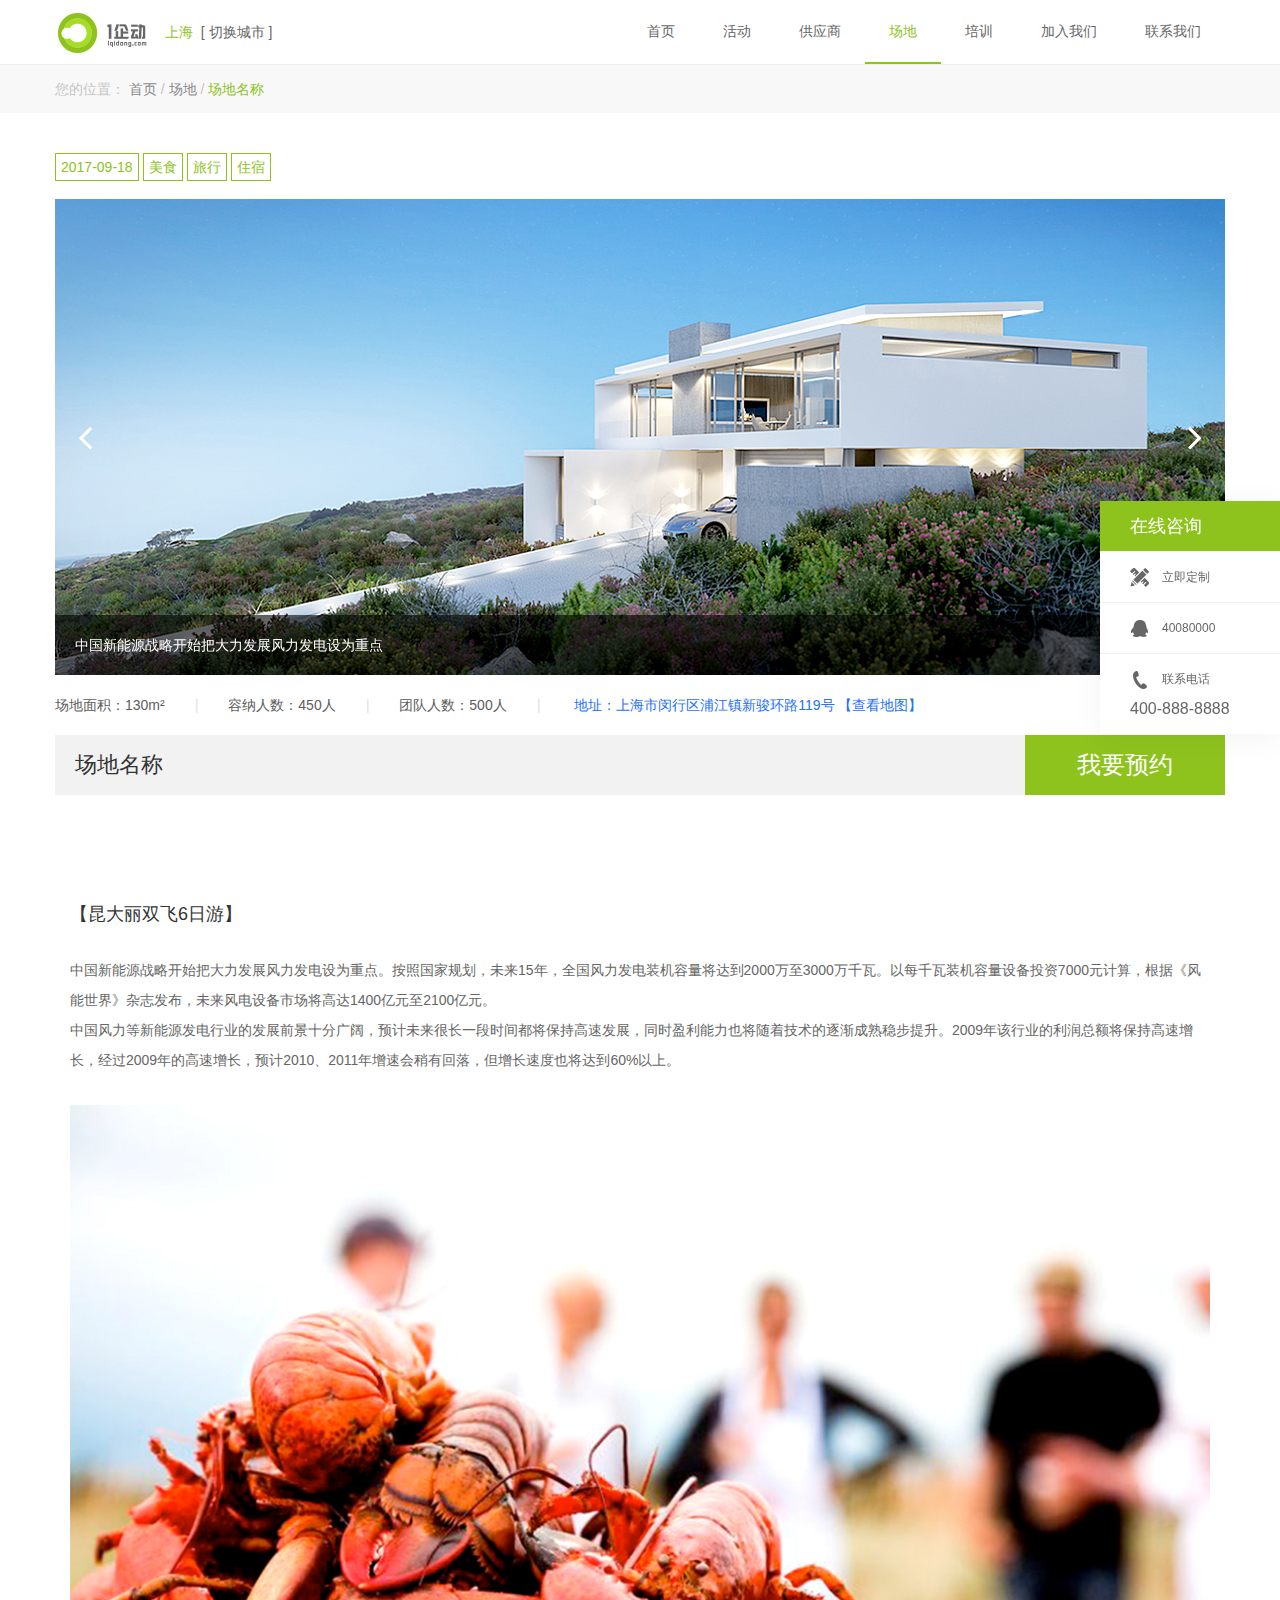
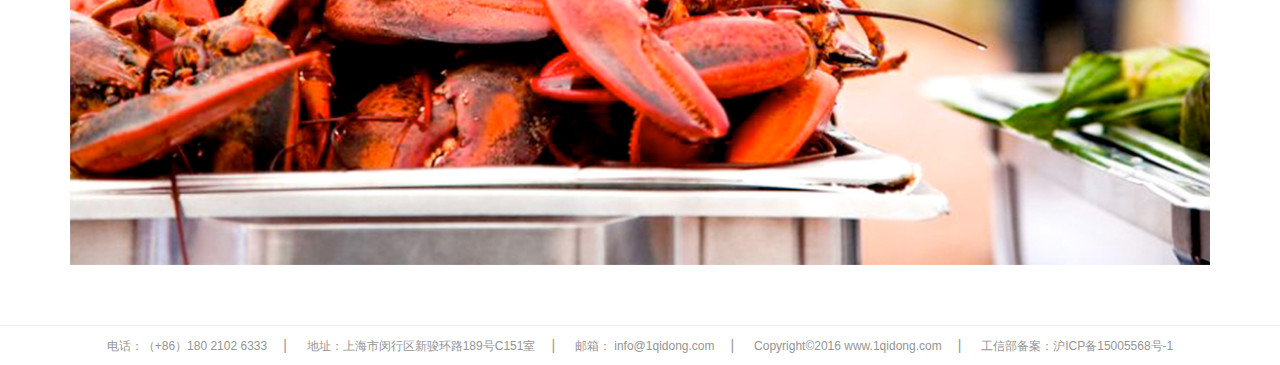
<file: fieldDetail.html>
<!DOCTYPE html>
<html>
	<head>
		<meta charset="UTF-8">
		<title>场地详情</title>
		<meta name="viewport" content="width=device-width,initial-scale=1,minimum-scale=1,maximum-scale=1,user-scalable=no" />
		<link rel="stylesheet" href="css/reset.css" />
		<link rel="stylesheet" href="components/bootstrap/css/bootstrap.min.css" />
		<link rel="stylesheet" type="text/css" href="components/font-awesome/css/font-awesome.min.css" />
		<link rel="stylesheet" type="text/css" href="css/animate.css"/>
		<link rel="stylesheet" href="css/style.css" />
		<link rel="stylesheet" type="text/css" href="css/media.css"/>
	</head>
	<body>
		<header>
			<div class="container">
				<div class="row">
					<div class="navbar navbar-default">
				        <div class="navbar-header">
				            <button type="button" class="navbar-toggle" data-toggle="collapse" data-target="#coll">
				                <span class="icon-bar"></span>
				                <span class="icon-bar"></span>
				                <span class="icon-bar"></span>
				            </button>
				            <div class="logo">
								<img src="images/index_03.png"/>
								<span>上海</span>
								<a href="javascript:void(0)" class="change-city">[ 切换城市 ]</a>
								<div class="city">
									<div class="flex">
										<label>当前城市：上海</label>
										<i>&times;</i>
									</div>
									<div class="list">
										<a href="javascript:void(0)">北京</a>
										<a href="javascript:void(0)">上海</a>
										<a href="javascript:void(0)">广州</a>
										<a href="javascript:void(0)">深圳</a>
										<a href="javascript:void(0)">重庆</a>
										<a href="javascript:void(0)">南京</a>
										<a href="javascript:void(0)">济南</a>
										<a href="javascript:void(0)">长沙</a>
										<a href="javascript:void(0)">郑州</a>
										<a href="javascript:void(0)">武汉</a>
										<a href="javascript:void(0)">成都</a>
										<a href="javascript:void(0)">合肥</a>
										<a href="javascript:void(0)">南昌</a>
										<a href="javascript:void(0)">昆明</a>
										<a href="javascript:void(0)">杭州</a>
										<a href="javascript:void(0)">西安</a>
										<a href="javascript:void(0)">沈阳</a>
										<a href="javascript:void(0)">福州</a>
										<a href="javascript:void(0)">天津</a>
										<a href="javascript:void(0)">长春</a>
										<a href="javascript:void(0)">厦门</a>
									</div>
								</div>
							</div>
				        </div>
				        <div class="collapse navbar-collapse" id="coll">
				            <ul class="nav navbar-nav navbar-right">
				                <li><a href="index.html">首页</a></li>
				                <li><a href="activity.html">活动</a></li>
				                <li><a href="supplier.html">供应商</a></li>
				                <li class="active"><a href="field.html">场地</a></li>
				                <li><a href="train.html">培训</a></li>
				                <li><a href="joinUs.html">加入我们</a></li>
				                <li><a href="contactUs.html">联系我们</a></li>
				            </ul>
				        </div>
				   </div>
				</div>
			</div>
		</header>
		<section class="location">
			<div class="container">
				<div class="row">
					<h5>
						<span>您的位置：</span>
						<a href="index.html">首页</a> /
						<a href="activity.html">场地</a> /
						<label>场地名称</label>
					</h5>
				</div>
			</div>
		</section>
		<article class="activity-detail">
			<section class="tag container">
				<div class="row">
					<ul>
						<li>2017-09-18</li>
						<li>美食</li>
						<li>旅行</li>
						<li>住宿</li>
					</ul>
				</div>
				<div class="row">
					<div class="carousel slide" id="car">
				        <div class="carousel-inner in">
				            <div class="item active"><img src="images/detail_03.png" alt=""/></div>
				            <div class="item"><img src="images/detail_03.png" alt=""/></div>
				            <div class="item"><img src="images/detail_03.png" alt=""/></div>
				            <div class="item"><img src="images/detail_03.png" alt=""/></div>
				        </div>
				        <div class="flex detail">
				        	<p>中国新能源战略开始把大力发展风力发电设为重点</p>
					        <ol class="carousel-indicators">
					            <li class="active" data-target="#car" data-slide-to="0"></li>
					            <li data-target="#car" data-slide-to="1"></li>
					            <li data-target="#car" data-slide-to="2"></li>
					            <li data-target="#car" data-slide-to="3"></li>
					        </ol>
					    </div>
				        <a href="#car" class="carousel-control left" data-slide="prev"><span class="fa fa-angle-left"></span></a>
				        <a href="#car" class="carousel-control right" data-slide="next"><span class="fa fa-angle-right"></span></a>
				    </div>
				</div>
				<div class="row address">
					场地面积：130m²<i>|</i>容纳人数：450人<i>|</i>团队人数：500人<i>|</i>
					<span>地址：上海市闵行区浦江镇新骏环路119号   <a href="contactUs.html">【查看地图】</a></span>
				</div>
				<div class="row">
					<div class="flex detail-title">
						<h3>场地名称</h3>
						<a href="javascript:void(0)">我要预约</a>
					</div>
				</div>
			</section>
		</article>
		<article class="detail-content">
			<section id="actIntro" style="background: #fff;">
				<div class="container">
					<h3>【昆大丽双飞6日游】</h3>
					<p>中国新能源战略开始把大力发展风力发电设为重点。按照国家规划，未来15年，全国风力发电装机容量将达到2000万至3000万千瓦。以每千瓦装机容量设备投资7000元计算，根据《风能世界》杂志发布，未来风电设备市场将高达1400亿元至2100亿元。</p>
					<p>中国风力等新能源发电行业的发展前景十分广阔，预计未来很长一段时间都将保持高速发展，同时盈利能力也将随着技术的逐渐成熟稳步提升。2009年该行业的利润总额将保持高速增长，经过2009年的高速增长，预计2010、2011年增速会稍有回落，但增长速度也将达到60%以上。</p>
					<img src="images/detail_10.png"/>
				</div>
			</section>
		</article>
		<div class="modal fade" id="userInfo">
		    <div class="modal-dialog user-info">
		        <div class="modal-content">
		            <div class="modal-header">
				        <button type="button" class="close" data-dismiss="modal" aria-label="Close"><span aria-hidden="true">&times;</span></button>
				       	<h4 class="modal-title">免费咨询方案与报价</h4>
				        <p>请留下您的联系方式，您专属的策划师会如期联系您，根据您公司/团队的独特性，调整定制方案</p>
				    </div>
				    <div class="modal-body">
				     	<form action="" method="post">
				     		<ul>
				     			<li><span><i>*</i><small>联系人</small></span><input type="text" name="" /></li>
				     			<li><span><i>*</i><small>联系电话</small></span><input type="text" name="" /></li>
				     			<li><span><i>*</i><small>出行人数</small></span><input type="text" name="" /></li>
				     			<li><span><i>*</i><small>活动天数</small></span><input type="text" name="" /></li>
				     			<li><span><i>*</i><small>出行日期</small></span>
				     				<div class="input-group date form_date" data-date="" data-date-format="dd MM yyyy" data-link-field="dtp_input2" data-link-format="yyyy-mm-dd">
							            <input class="form-control" size="16" type="text" value="" readonly>
										<span class="input-group-addon"><span class="glyphicon glyphicon-calendar"></span></span>
						        	</div>
									<input type="hidden" id="dtp_input2" value="" />
				     			</li>
				     			<li class="remarks">
					     			<span><i>*</i><small>备注</small></span>
					     			<textarea name="" rows="" cols=""></textarea>
					     		</li>
				     		</ul>
				     		<div class="sub">
				     			<span></span>
				     			<button type="submit" class="cancel" data-dismiss="modal" >取消</button>
				     			<button data-dismiss="modal" >确定</button>
				     		</div>
				     	</form>
				    </div>
		        </div>
		    </div>
		</div>
		<section class="side">
			<ul class="pc">
				<li class="tit">在线咨询</li>
				<li data-target="#userInfo" data-toggle="modal"><img src="images/index_16.png"/>立即定制</li>
				<li><img src="images/index_20.png"/>40080000</li>
				<li><img src="images/index_32.png"/>联系电话<span>400-888-8888</span></li>
			</ul>
			<ul class="mobile">
				<li data-target="#userInfo" data-toggle="modal"><img src="images/index_16.png"/></li>
				<li><img src="images/index_20.png"/></li>
				<li><img src="images/index_32.png"/></li>
			</ul>
		</section>
		<footer>
			<div class="container">
				<span>电话：（+86）180 2102 6333</span>|      
				<span>地址：上海市闵行区新骏环路189号C151室</span>|      
				<span>邮箱： info@1qidong.com</span>|      
				<span>Copyright©2016 www.1qidong.com</span>|      
				<span>工信部备案：沪ICP备15005568号-1</span>
			</div>
		</footer>
	</body>
	<script src="js/jquery.min.js" type="text/javascript" charset="utf-8"></script>
	<script src="components/bootstrap/js/bootstrap.min.js" type="text/javascript" charset="utf-8"></script>
	<script src="js/wow.min.js" type="text/javascript" charset="utf-8"></script>
	<script type="text/javascript" src="js/main.js"></script>
	<script type="text/javascript">
        $(function(){
            $('.carousel').carousel({
                interval:5000
            });
        })
    </script>
</html>
</file>
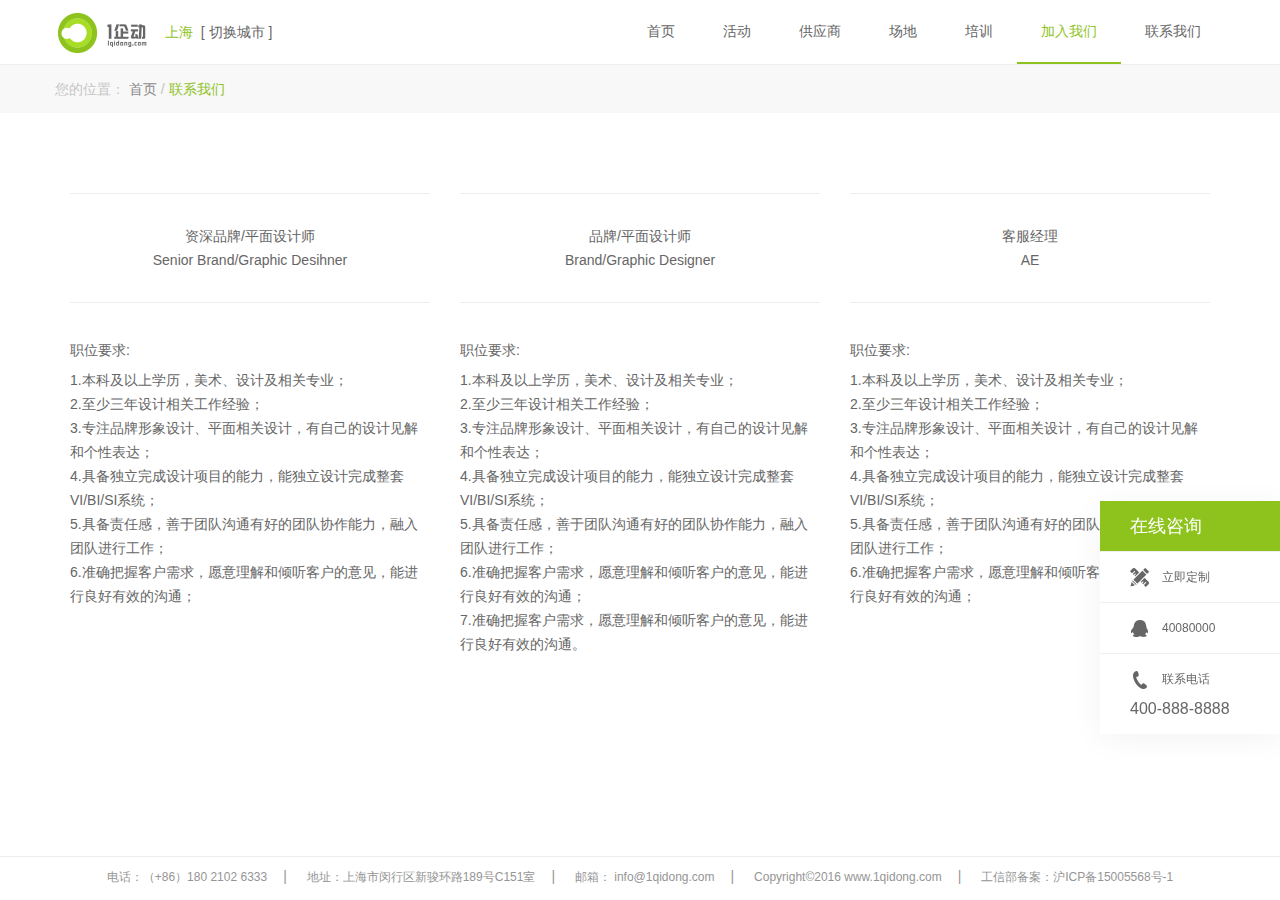
<file: joinUs.html>
<!DOCTYPE html>
<html>
	<head>
		<meta charset="UTF-8">
		<title>加入我们</title>
		<meta name="viewport" content="width=device-width,initial-scale=1,minimum-scale=1,maximum-scale=1,user-scalable=no" />
		<link rel="stylesheet" href="css/reset.css" />
		<link rel="stylesheet" href="components/bootstrap/css/bootstrap.min.css" />
		<link rel="stylesheet" type="text/css" href="components/font-awesome/css/font-awesome.min.css" />
		<link rel="stylesheet" type="text/css" href="css/animate.css"/>
		<link rel="stylesheet" href="css/style.css" />
		<link rel="stylesheet" type="text/css" href="css/media.css"/>
	</head>
	<body>
		<header>
			<div class="container">
				<div class="row">
					<div class="navbar navbar-default">
				        <div class="navbar-header">
				            <button type="button" class="navbar-toggle" data-toggle="collapse" data-target="#coll">
				                <span class="icon-bar"></span>
				                <span class="icon-bar"></span>
				                <span class="icon-bar"></span>
				            </button>
				            <div class="logo">
								<img src="images/index_03.png"/>
								<span>上海</span>
								<a href="javascript:void(0)" class="change-city">[ 切换城市 ]</a>
								<div class="city">
									<div class="flex">
										<label>当前城市：上海</label>
										<i>&times;</i>
									</div>
									<div class="list">
										<a href="javascript:void(0)">北京</a>
										<a href="javascript:void(0)">上海</a>
										<a href="javascript:void(0)">广州</a>
										<a href="javascript:void(0)">深圳</a>
										<a href="javascript:void(0)">重庆</a>
										<a href="javascript:void(0)">南京</a>
										<a href="javascript:void(0)">济南</a>
										<a href="javascript:void(0)">长沙</a>
										<a href="javascript:void(0)">郑州</a>
										<a href="javascript:void(0)">武汉</a>
										<a href="javascript:void(0)">成都</a>
										<a href="javascript:void(0)">合肥</a>
										<a href="javascript:void(0)">南昌</a>
										<a href="javascript:void(0)">昆明</a>
										<a href="javascript:void(0)">杭州</a>
										<a href="javascript:void(0)">西安</a>
										<a href="javascript:void(0)">沈阳</a>
										<a href="javascript:void(0)">福州</a>
										<a href="javascript:void(0)">天津</a>
										<a href="javascript:void(0)">长春</a>
										<a href="javascript:void(0)">厦门</a>
									</div>
								</div>
							</div>
				        </div>
				        <div class="collapse navbar-collapse" id="coll">
				            <ul class="nav navbar-nav navbar-right">
				                <li><a href="index.html">首页</a></li>
				                <li><a href="activity.html">活动</a></li>
				                <li><a href="supplier.html">供应商</a></li>
				                <li><a href="field.html">场地</a></li>
				                <li><a href="train.html">培训</a></li>
				                <li class="active"><a href="joinUs.html">加入我们</a></li>
				                <li><a href="contactUs.html">联系我们</a></li>
				            </ul>
				        </div>
				   </div>
				</div>
			</div>
		</header>
		<section class="location">
			<div class="container">
				<div class="row">
					<h5>
						<span>您的位置：</span>
						<a href="index.html">首页</a> /
						<label>联系我们</label>
					</h5>
				</div>
			</div>
		</section>
		<article class="join-us container">
			<div class="row">
				<div class="col-sm-4 wow fadeInDown animated">
					<div class="title">
						<h5>资深品牌/平面设计师</h5>
						<h5>Senior Brand/Graphic Desihner</h5>
					</div>
					<div class="content">
						<h5>职位要求:</h5>
						<p>1.本科及以上学历，美术、设计及相关专业；</p>
						<p>2.至少三年设计相关工作经验；</p>
						<p>3.专注品牌形象设计、平面相关设计，有自己的设计见解和个性表达；</p>
						<p>4.具备独立完成设计项目的能力，能独立设计完成整套VI/BI/SI系统；</p>
						<p>5.具备责任感，善于团队沟通有好的团队协作能力，融入团队进行工作；</p>
						<p>6.准确把握客户需求，愿意理解和倾听客户的意见，能进行良好有效的沟通；</p>
					</div>
				</div>
				<div class="col-sm-4 wow fadeInDown animated">
					<div class="title">
						<h5>品牌/平面设计师</h5>
						<h5>Brand/Graphic Designer</h5>
					</div>
					<div class="content">
						<h5>职位要求:</h5>
						<p>1.本科及以上学历，美术、设计及相关专业；</p>
						<p>2.至少三年设计相关工作经验；</p>
						<p>3.专注品牌形象设计、平面相关设计，有自己的设计见解和个性表达；</p>
						<p>4.具备独立完成设计项目的能力，能独立设计完成整套VI/BI/SI系统；</p>
						<p>5.具备责任感，善于团队沟通有好的团队协作能力，融入团队进行工作；</p>
						<p>6.准确把握客户需求，愿意理解和倾听客户的意见，能进行良好有效的沟通；</p>
						<p>7.准确把握客户需求，愿意理解和倾听客户的意见，能进行良好有效的沟通。</p>
					</div>
				</div>
				<div class="col-sm-4 wow fadeInDown animated">
					<div class="title">
						<h5>客服经理</h5>
						<h5>AE</h5>
					</div>
					<div class="content">
						<h5>职位要求:</h5>
						<p>1.本科及以上学历，美术、设计及相关专业；</p>
						<p>2.至少三年设计相关工作经验；</p>
						<p>3.专注品牌形象设计、平面相关设计，有自己的设计见解和个性表达；</p>
						<p>4.具备独立完成设计项目的能力，能独立设计完成整套VI/BI/SI系统；</p>
						<p>5.具备责任感，善于团队沟通有好的团队协作能力，融入团队进行工作；</p>
						<p>6.准确把握客户需求，愿意理解和倾听客户的意见，能进行良好有效的沟通；</p>
					</div>
				</div>
			</div>
		</article>
		<div class="modal fade" id="userInfo">
		    <div class="modal-dialog user-info">
		        <div class="modal-content">
		            <div class="modal-header">
				        <button type="button" class="close" data-dismiss="modal" aria-label="Close"><span aria-hidden="true">&times;</span></button>
				       	<h4 class="modal-title">免费咨询方案与报价</h4>
				        <p>请留下您的联系方式，您专属的策划师会如期联系您，根据您公司/团队的独特性，调整定制方案</p>
				    </div>
				    <div class="modal-body">
				     	<form action="" method="post">
				     		<ul>
				     			<li><span><i>*</i><small>联系人</small></span><input type="text" name="" /></li>
				     			<li><span><i>*</i><small>联系电话</small></span><input type="text" name="" /></li>
				     			<li><span><i>*</i><small>出行人数</small></span><input type="text" name="" /></li>
				     			<li><span><i>*</i><small>活动天数</small></span><input type="text" name="" /></li>
				     			<li><span><i>*</i><small>出行日期</small></span>
				     				<div class="input-group date form_date" data-date="" data-date-format="dd MM yyyy" data-link-field="dtp_input2" data-link-format="yyyy-mm-dd">
							            <input class="form-control" size="16" type="text" value="" readonly>
										<span class="input-group-addon"><span class="glyphicon glyphicon-calendar"></span></span>
						        	</div>
									<input type="hidden" id="dtp_input2" value="" />
				     			</li>
				     			<li class="remarks">
					     			<span><i>*</i><small>备注</small></span>
					     			<textarea name="" rows="" cols=""></textarea>
					     		</li>
				     		</ul>
				     		<div class="sub">
				     			<span></span>
				     			<button type="submit" class="cancel" data-dismiss="modal" >取消</button>
				     			<button data-dismiss="modal" >确定</button>
				     		</div>
				     	</form>
				    </div>
		        </div>
		    </div>
		</div>
		<section class="side">
			<ul class="pc">
				<li class="tit">在线咨询</li>
				<li data-target="#userInfo" data-toggle="modal"><img src="images/index_16.png"/>立即定制</li>
				<li><img src="images/index_20.png"/>40080000</li>
				<li><img src="images/index_32.png"/>联系电话<span>400-888-8888</span></li>
			</ul>
			<ul class="mobile">
				<li data-target="#userInfo" data-toggle="modal"><img src="images/index_16.png"/></li>
				<li><img src="images/index_20.png"/></li>
				<li><img src="images/index_32.png"/></li>
			</ul>
		</section>
		<footer>
			<div class="container">
				<span>电话：（+86）180 2102 6333</span>|      
				<span>地址：上海市闵行区新骏环路189号C151室</span>|      
				<span>邮箱： info@1qidong.com</span>|      
				<span>Copyright©2016 www.1qidong.com</span>|      
				<span>工信部备案：沪ICP备15005568号-1</span>
			</div>
		</footer>
	</body>
	<script src="js/jquery.min.js" type="text/javascript" charset="utf-8"></script>
	<script src="components/bootstrap/js/bootstrap.min.js" type="text/javascript" charset="utf-8"></script>
	<script src="js/wow.min.js" type="text/javascript" charset="utf-8"></script>
	<script type="text/javascript" src="js/main.js"></script>
</html>
</file>
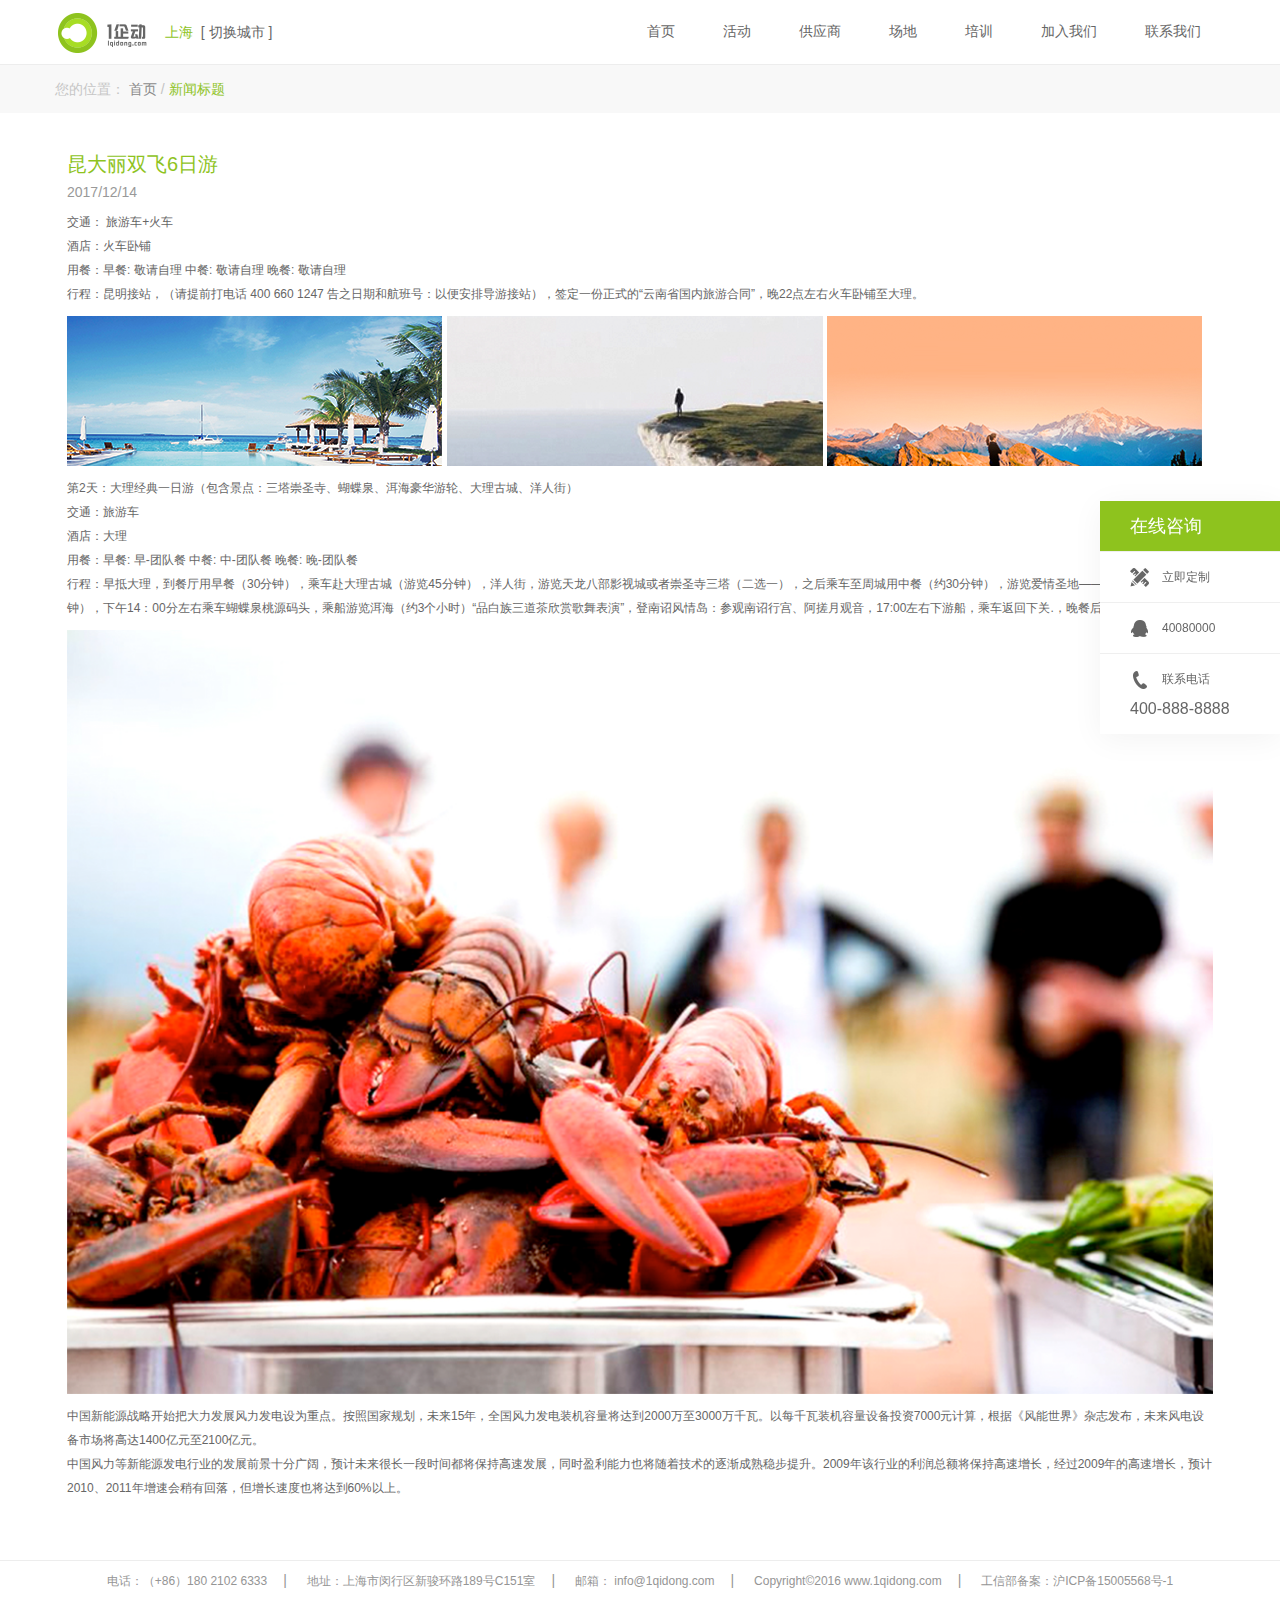
<file: newsDetail.html>
<!DOCTYPE html>
<html>
	<head>
		<meta charset="UTF-8">
		<title>新闻</title>
		<meta name="viewport" content="width=device-width,initial-scale=1,minimum-scale=1,maximum-scale=1,user-scalable=no" />
		<link rel="stylesheet" href="css/reset.css" />
		<link rel="stylesheet" href="components/bootstrap/css/bootstrap.min.css" />
		<link rel="stylesheet" type="text/css" href="components/font-awesome/css/font-awesome.min.css" />
		<link rel="stylesheet" type="text/css" href="css/animate.css"/>
		<link rel="stylesheet" href="css/style.css" />
		<link rel="stylesheet" type="text/css" href="css/media.css"/>
	</head>
	<body>
		<header>
			<div class="container">
				<div class="row">
					<div class="navbar navbar-default">
				        <div class="navbar-header">
				            <button type="button" class="navbar-toggle" data-toggle="collapse" data-target="#coll">
				                <span class="icon-bar"></span>
				                <span class="icon-bar"></span>
				                <span class="icon-bar"></span>
				            </button>
				            <div class="logo">
								<img src="images/index_03.png"/>
								<span>上海</span>
								<a href="javascript:void(0)" class="change-city">[ 切换城市 ]</a>
								<div class="city">
									<div class="flex">
										<label>当前城市：上海</label>
										<i>&times;</i>
									</div>
									<div class="list">
										<a href="javascript:void(0)">北京</a>
										<a href="javascript:void(0)">上海</a>
										<a href="javascript:void(0)">广州</a>
										<a href="javascript:void(0)">深圳</a>
										<a href="javascript:void(0)">重庆</a>
										<a href="javascript:void(0)">南京</a>
										<a href="javascript:void(0)">济南</a>
										<a href="javascript:void(0)">长沙</a>
										<a href="javascript:void(0)">郑州</a>
										<a href="javascript:void(0)">武汉</a>
										<a href="javascript:void(0)">成都</a>
										<a href="javascript:void(0)">合肥</a>
										<a href="javascript:void(0)">南昌</a>
										<a href="javascript:void(0)">昆明</a>
										<a href="javascript:void(0)">杭州</a>
										<a href="javascript:void(0)">西安</a>
										<a href="javascript:void(0)">沈阳</a>
										<a href="javascript:void(0)">福州</a>
										<a href="javascript:void(0)">天津</a>
										<a href="javascript:void(0)">长春</a>
										<a href="javascript:void(0)">厦门</a>
									</div>
								</div>
							</div>
				        </div>
				        <div class="collapse navbar-collapse" id="coll">
				            <ul class="nav navbar-nav navbar-right">
				                <li><a href="index.html">首页</a></li>
				                <li><a href="activity.html">活动</a></li>
				                <li><a href="supplier.html">供应商</a></li>
				                <li><a href="field.html">场地</a></li>
				                <li><a href="train.html">培训</a></li>
				                <li><a href="joinUs.html">加入我们</a></li>
				                <li><a href="contactUs.html">联系我们</a></li>
				            </ul>
				        </div>
				   </div>
				</div>
			</div>
		</header>
		<section class="location">
			<div class="container">
				<div class="row">
					<h5>
						<span>您的位置：</span>
						<a href="index.html">首页</a> /
						<label>新闻标题</label>
					</h5>
				</div>
			</div>
		</section>
		<article class="news-detail container">
			<div class="row title">
				<h3>昆大丽双飞6日游</h3>
				<h5>2017/12/14</h5>
			</div>
			<div class="content row">
				<p>交通：	旅游车+火车</p>
				<p>酒店：火车卧铺</p>
				<p>用餐：早餐: 敬请自理      中餐: 敬请自理      晚餐: 敬请自理</p>
				<p>行程：昆明接站，（请提前打电话 400 660 1247  告之日期和航班号：以便安排导游接站），签定一份正式的“云南省国内旅游合同”，晚22点左右火车卧铺至大理。</p>
				<img src="images/index_13.png"/>
				<img src="images/index_09.png"/>
				<img src="images/index_11.png"/>
				<p>第2天：大理经典一日游（包含景点：三塔崇圣寺、蝴蝶泉、洱海豪华游轮、大理古城、洋人街）</p>
				<p>交通：旅游车</p>
				<p>酒店：大理</p>
				<p>用餐：早餐: 早-团队餐      中餐: 中-团队餐      晚餐: 晚-团队餐</p>
				<p>行程：早抵大理，到餐厅用早餐（30分钟），乘车赴大理古城（游览45分钟），洋人街，游览天龙八部影视城或者崇圣寺三塔（二选一），之后乘车至周城用中餐（约30分钟），游览爱情圣地―――蝴蝶泉景区（60分钟），下午14：00分左右乘车蝴蝶泉桃源码头，乘船游览洱海（约3个小时）“品白族三道茶欣赏歌舞表演”，登南诏风情岛：参观南诏行宫、阿搓月观音，17:00左右下游船，乘车返回下关.，晚餐后入住酒店。</p>
				<img src="images/detail_10.png"/>
				<p>中国新能源战略开始把大力发展风力发电设为重点。按照国家规划，未来15年，全国风力发电装机容量将达到2000万至3000万千瓦。以每千瓦装机容量设备投资7000元计算，根据《风能世界》杂志发布，未来风电设备市场将高达1400亿元至2100亿元。</p>
				<p>中国风力等新能源发电行业的发展前景十分广阔，预计未来很长一段时间都将保持高速发展，同时盈利能力也将随着技术的逐渐成熟稳步提升。2009年该行业的利润总额将保持高速增长，经过2009年的高速增长，预计2010、2011年增速会稍有回落，但增长速度也将达到60%以上。</p>
			</div>
		</article>
		<div class="modal fade" id="userInfo">
		    <div class="modal-dialog user-info">
		        <div class="modal-content">
		            <div class="modal-header">
				        <button type="button" class="close" data-dismiss="modal" aria-label="Close"><span aria-hidden="true">&times;</span></button>
				       	<h4 class="modal-title">免费咨询方案与报价</h4>
				        <p>请留下您的联系方式，您专属的策划师会如期联系您，根据您公司/团队的独特性，调整定制方案</p>
				    </div>
				    <div class="modal-body">
				     	<form action="" method="post">
				     		<ul>
				     			<li><span><i>*</i><small>联系人</small></span><input type="text" name="" /></li>
				     			<li><span><i>*</i><small>联系电话</small></span><input type="text" name="" /></li>
				     			<li><span><i>*</i><small>出行人数</small></span><input type="text" name="" /></li>
				     			<li><span><i>*</i><small>活动天数</small></span><input type="text" name="" /></li>
				     			<li><span><i>*</i><small>出行日期</small></span>
				     				<div class="input-group date form_date" data-date="" data-date-format="dd MM yyyy" data-link-field="dtp_input2" data-link-format="yyyy-mm-dd">
							            <input class="form-control" size="16" type="text" value="" readonly>
										<span class="input-group-addon"><span class="glyphicon glyphicon-calendar"></span></span>
						        	</div>
									<input type="hidden" id="dtp_input2" value="" />
				     			</li>
				     			<li class="remarks">
					     			<span><i>*</i><small>备注</small></span>
					     			<textarea name="" rows="" cols=""></textarea>
					     		</li>
				     		</ul>
				     		<div class="sub">
				     			<span></span>
				     			<button type="submit" class="cancel" data-dismiss="modal" >取消</button>
				     			<button data-dismiss="modal" >确定</button>
				     		</div>
				     	</form>
				    </div>
		        </div>
		    </div>
		</div>
		<section class="side">
			<ul class="pc">
				<li class="tit">在线咨询</li>
				<li data-target="#userInfo" data-toggle="modal"><img src="images/index_16.png"/>立即定制</li>
				<li><img src="images/index_20.png"/>40080000</li>
				<li><img src="images/index_32.png"/>联系电话<span>400-888-8888</span></li>
			</ul>
			<ul class="mobile">
				<li data-target="#userInfo" data-toggle="modal"><img src="images/index_16.png"/></li>
				<li><img src="images/index_20.png"/></li>
				<li><img src="images/index_32.png"/></li>
			</ul>
		</section>
		<footer>
			<div class="container">
				<span>电话：（+86）180 2102 6333</span>|      
				<span>地址：上海市闵行区新骏环路189号C151室</span>|      
				<span>邮箱： info@1qidong.com</span>|      
				<span>Copyright©2016 www.1qidong.com</span>|      
				<span>工信部备案：沪ICP备15005568号-1</span>
			</div>
		</footer>
	</body>
	<script src="js/jquery.min.js" type="text/javascript" charset="utf-8"></script>
	<script src="components/bootstrap/js/bootstrap.min.js" type="text/javascript" charset="utf-8"></script>
	<script src="js/wow.min.js" type="text/javascript" charset="utf-8"></script>
	<script type="text/javascript" src="js/main.js"></script>
	<script type="text/javascript">
        $(function(){
            $('.carousel').carousel({
                interval:5000
            });
        })
    </script>
</html>
</file>
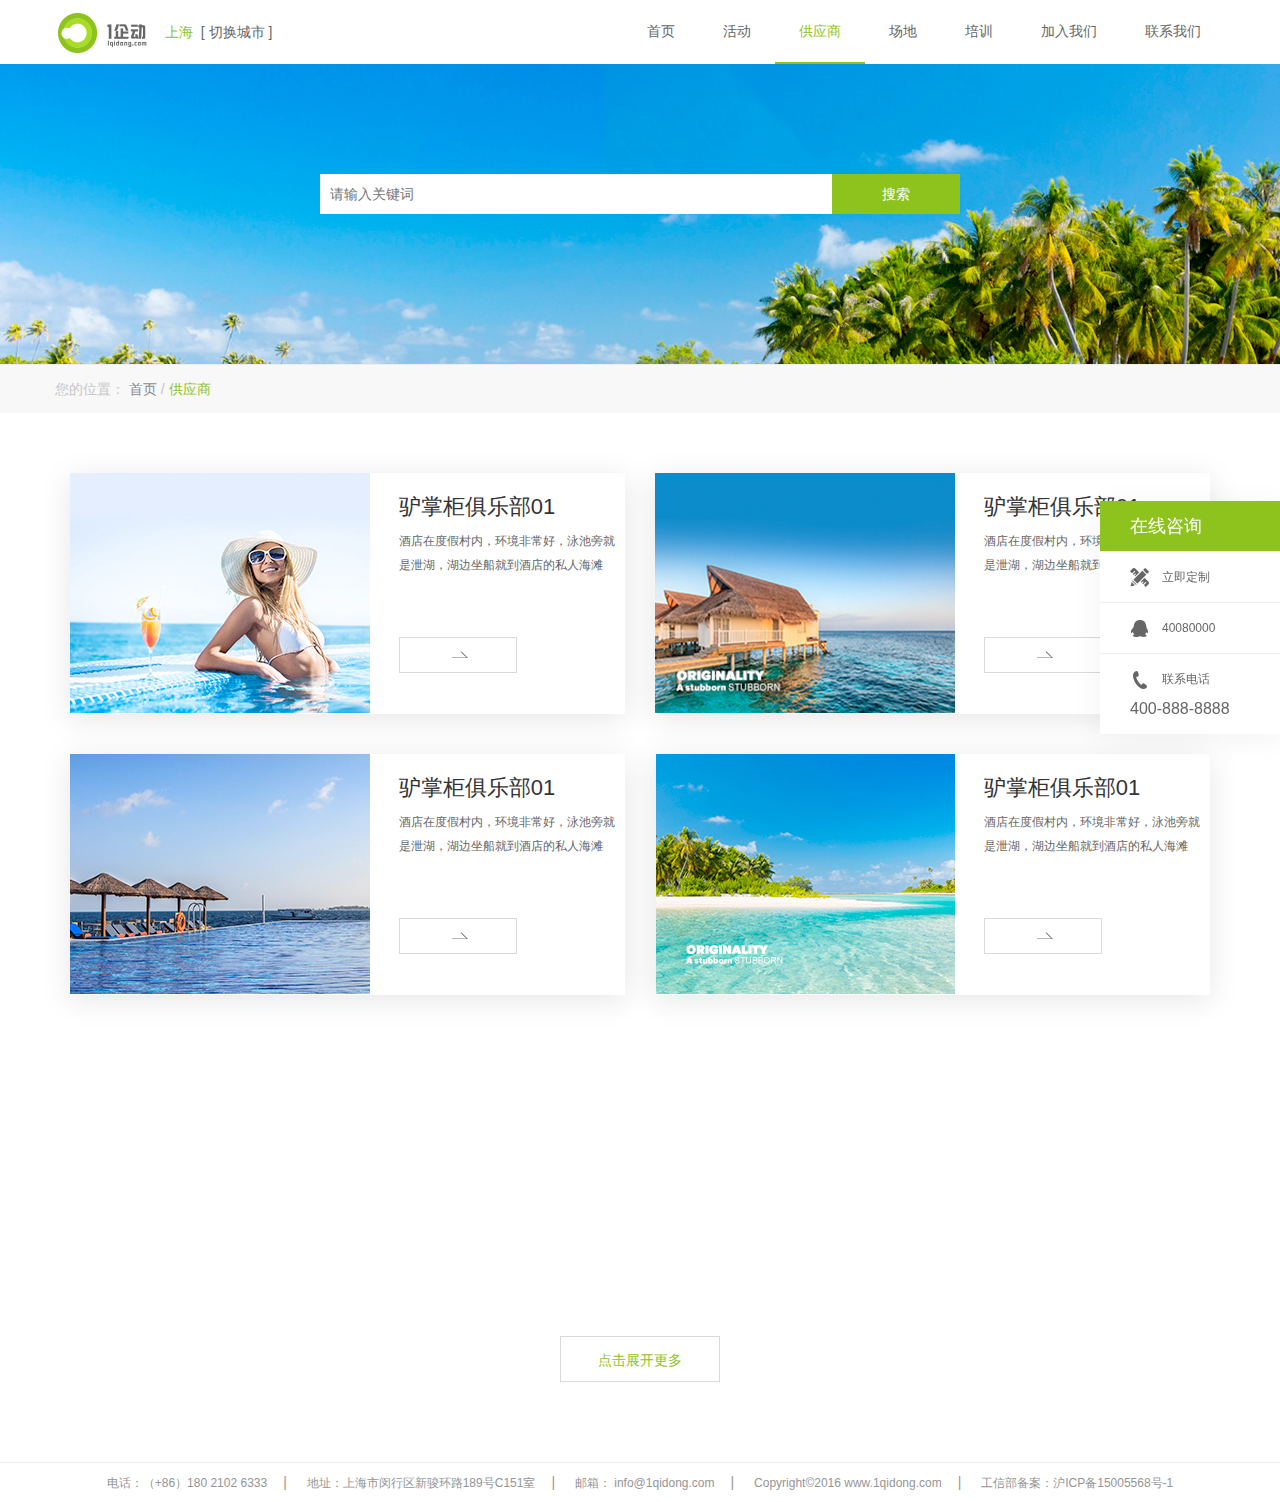
<file: supplier.html>
<!DOCTYPE html>
<html>
	<head>
		<meta charset="UTF-8">
		<title>供应商</title>
		<meta name="viewport" content="width=device-width,initial-scale=1,minimum-scale=1,maximum-scale=1,user-scalable=no" />
		<link rel="stylesheet" href="css/reset.css" />
		<link rel="stylesheet" href="components/bootstrap/css/bootstrap.min.css" />
		<link rel="stylesheet" type="text/css" href="components/font-awesome/css/font-awesome.min.css" />
		<link rel="stylesheet" type="text/css" href="css/animate.css"/>
		<link rel="stylesheet" href="css/style.css" />
		<link rel="stylesheet" type="text/css" href="css/media.css"/>
	</head>
	<body>
		<header>
			<div class="container">
				<div class="row">
					<div class="navbar navbar-default">
				        <div class="navbar-header">
				            <button type="button" class="navbar-toggle" data-toggle="collapse" data-target="#coll">
				                <span class="icon-bar"></span>
				                <span class="icon-bar"></span>
				                <span class="icon-bar"></span>
				            </button>
				            <div class="logo">
								<img src="images/index_03.png"/>
								<span>上海</span>
								<a href="javascript:void(0)" class="change-city">[ 切换城市 ]</a>
								<div class="city">
									<div class="flex">
										<label>当前城市：上海</label>
										<i>&times;</i>
									</div>
									<div class="list">
										<a href="javascript:void(0)">北京</a>
										<a href="javascript:void(0)">上海</a>
										<a href="javascript:void(0)">广州</a>
										<a href="javascript:void(0)">深圳</a>
										<a href="javascript:void(0)">重庆</a>
										<a href="javascript:void(0)">南京</a>
										<a href="javascript:void(0)">济南</a>
										<a href="javascript:void(0)">长沙</a>
										<a href="javascript:void(0)">郑州</a>
										<a href="javascript:void(0)">武汉</a>
										<a href="javascript:void(0)">成都</a>
										<a href="javascript:void(0)">合肥</a>
										<a href="javascript:void(0)">南昌</a>
										<a href="javascript:void(0)">昆明</a>
										<a href="javascript:void(0)">杭州</a>
										<a href="javascript:void(0)">西安</a>
										<a href="javascript:void(0)">沈阳</a>
										<a href="javascript:void(0)">福州</a>
										<a href="javascript:void(0)">天津</a>
										<a href="javascript:void(0)">长春</a>
										<a href="javascript:void(0)">厦门</a>
									</div>
								</div>
							</div>
				        </div>
				        <div class="collapse navbar-collapse" id="coll">
				            <ul class="nav navbar-nav navbar-right">
				                <li><a href="index.html">首页</a></li>
				                <li><a href="activity.html">活动</a></li>
				                <li class="active"><a href="supplier.html">供应商</a></li>
				                <li><a href="field.html">场地</a></li>
				                <li><a href="train.html">培训</a></li>
				                <li><a href="joinUs.html">加入我们</a></li>
				                <li><a href="contactUs.html">联系我们</a></li>
				            </ul>
				        </div>
				   </div>
				</div>
			</div>
		</header>
		<section class="search">
			<div class="search-box">
				<input type="search" name="" id="" value="" placeholder="请输入关键词" />
				<button>搜索</button>
			</div>
		</section>
		<section class="location">
			<div class="container">
				<div class="row">
					<h5>
						<span>您的位置：</span>
						<a href="index.html">首页</a> /
						<label>供应商</label>
					</h5>
				</div>
			</div>
		</section>
		<article class="supplier container">
			<section class="row">
				<div class="supplier-list col-md-6 wow fadeInDown animated">
					<div class="shadow">
						<div class="img col-md-7 col-sm-5">
							<div class="img-box">
								<img src="images/supplier_05.png"/>
								<div></div>
							</div>
						</div>
						<div class="detail col-md-5 col-sm-7">
							<h4>驴掌柜俱乐部01</h4>
							<small>酒店在度假村内，环境非常好，泳池旁就是泄湖，湖边坐船就到酒店的私人海滩</small>
							<a href="supplierDetail.html" class="more">
								<span>MORE</span>
								<i></i>
							</a>
						</div>
					</div>
				</div>
				<div class="supplier-list col-md-6 wow fadeInDown animated">
					<div class="shadow">
						<div class="img col-md-7 col-sm-5">
							<div class="img-box">
								<img src="images/supplier_08.png"/>
								<div></div>
							</div>
						</div>
						<div class="detail col-md-5 col-sm-7">
							<h4>驴掌柜俱乐部01</h4>
							<small>酒店在度假村内，环境非常好，泳池旁就是泄湖，湖边坐船就到酒店的私人海滩</small>
							<a href="supplierDetail.html" class="more">
								<span>MORE</span>
								<i></i>	
							</a>
						</div>
					</div>
				</div>
			</section>
			<section class="row">
				<div class="supplier-list col-md-6 wow fadeInDown animated">
					<div class="shadow">
						<div class="img col-md-7 col-sm-5">
							<div class="img-box">
								<img src="images/supplier_13.png"/>
								<div></div>
							</div>
						</div>
						<div class="detail col-md-5 col-sm-7">
							<h4>驴掌柜俱乐部01</h4>
							<small>酒店在度假村内，环境非常好，泳池旁就是泄湖，湖边坐船就到酒店的私人海滩</small>
							<a href="supplierDetail.html" class="more">
								<span>MORE</span>
								<i></i>
							</a>
						</div>
					</div>
				</div>
				<div class="supplier-list col-md-6 wow fadeInDown animated">
					<div class="shadow">
						<div class="img col-md-7 col-sm-5">
							<div class="img-box">
								<img src="images/supplier_15.png"/>
								<div></div>
							</div>
						</div>
						<div class="detail col-md-5 col-sm-7">
							<h4>驴掌柜俱乐部01</h4>
							<small>酒店在度假村内，环境非常好，泳池旁就是泄湖，湖边坐船就到酒店的私人海滩</small>
							<a href="supplierDetail.html" class="more">
								<span>MORE</span>
								<i></i>
							</a>
						</div>
					</div>
				</div>
			</section>
			<section class="row">
				<div class="supplier-list col-md-6 wow fadeInDown animated">
					<div class="shadow">
						<div class="img col-md-7 col-sm-5">
							<div class="img-box">
								<img src="images/supplier_19.png"/>
								<div></div>
							</div>
						</div>
						<div class="detail col-md-5 col-sm-7">
							<h4>驴掌柜俱乐部01</h4>
							<small>酒店在度假村内，环境非常好，泳池旁就是泄湖，湖边坐船就到酒店的私人海滩</small>
							<a href="supplierDetail.html" class="more">
								<span>MORE</span>
								<i></i>
							</a>
						</div>
					</div>
				</div>
				<div class="supplier-list col-md-6 wow fadeInDown animated">
					<div class="shadow">
						<div class="img col-md-7 col-sm-5">
							<div class="img-box">
								<img src="images/supplier_20.png"/>
								<div></div>
							</div>
						</div>
						<div class="detail col-md-5 col-sm-7">
							<h4>驴掌柜俱乐部01</h4>
							<small>酒店在度假村内，环境非常好，泳池旁就是泄湖，湖边坐船就到酒店的私人海滩</small>
							<a href="supplierDetail.html" class="more">
								<span>MORE</span>
								<i></i>
							</a>
						</div>
					</div>
				</div>
			</section>
			<a href="javascript:void(0)" class="get-more">点击展开更多</a>
		</article>
		<div class="modal fade" id="userInfo">
		    <div class="modal-dialog user-info">
		        <div class="modal-content">
		            <div class="modal-header">
				        <button type="button" class="close" data-dismiss="modal" aria-label="Close"><span aria-hidden="true">&times;</span></button>
				       	<h4 class="modal-title">免费咨询方案与报价</h4>
				        <p>请留下您的联系方式，您专属的策划师会如期联系您，根据您公司/团队的独特性，调整定制方案</p>
				    </div>
				    <div class="modal-body">
				     	<form action="" method="post">
				     		<ul>
				     			<li><span><i>*</i><small>联系人</small></span><input type="text" name="" /></li>
				     			<li><span><i>*</i><small>联系电话</small></span><input type="text" name="" /></li>
				     			<li><span><i>*</i><small>出行人数</small></span><input type="text" name="" /></li>
				     			<li><span><i>*</i><small>活动天数</small></span><input type="text" name="" /></li>
				     			<li><span><i>*</i><small>出行日期</small></span>
				     				<div class="input-group date form_date" data-date="" data-date-format="dd MM yyyy" data-link-field="dtp_input2" data-link-format="yyyy-mm-dd">
							            <input class="form-control" size="16" type="text" value="" readonly>
										<span class="input-group-addon"><span class="glyphicon glyphicon-calendar"></span></span>
						        	</div>
									<input type="hidden" id="dtp_input2" value="" />
				     			</li>
				     			<li class="remarks">
					     			<span><i>*</i><small>备注</small></span>
					     			<textarea name="" rows="" cols=""></textarea>
					     		</li>
				     		</ul>
				     		<div class="sub">
				     			<span></span>
				     			<button type="submit" class="cancel" data-dismiss="modal" >取消</button>
				     			<button data-dismiss="modal" >确定</button>
				     		</div>
				     	</form>
				    </div>
		        </div>
		    </div>
		</div>
		<section class="side">
			<ul class="pc">
				<li class="tit">在线咨询</li>
				<li data-target="#userInfo" data-toggle="modal"><img src="images/index_16.png"/>立即定制</li>
				<li><img src="images/index_20.png"/>40080000</li>
				<li><img src="images/index_32.png"/>联系电话<span>400-888-8888</span></li>
			</ul>
			<ul class="mobile">
				<li data-target="#userInfo" data-toggle="modal"><img src="images/index_16.png"/></li>
				<li><img src="images/index_20.png"/></li>
				<li><img src="images/index_32.png"/></li>
			</ul>
		</section>
		<footer>
			<div class="container">
				<span>电话：（+86）180 2102 6333</span>|      
				<span>地址：上海市闵行区新骏环路189号C151室</span>|      
				<span>邮箱： info@1qidong.com</span>|      
				<span>Copyright©2016 www.1qidong.com</span>|      
				<span>工信部备案：沪ICP备15005568号-1</span>
			</div>
		</footer>
	</body>
	<script src="js/jquery.min.js" type="text/javascript" charset="utf-8"></script>
	<script src="components/bootstrap/js/bootstrap.min.js" type="text/javascript" charset="utf-8"></script>
	<script src="js/wow.min.js" type="text/javascript" charset="utf-8"></script>
	<script type="text/javascript" src="js/main.js"></script>
</html>
</file>
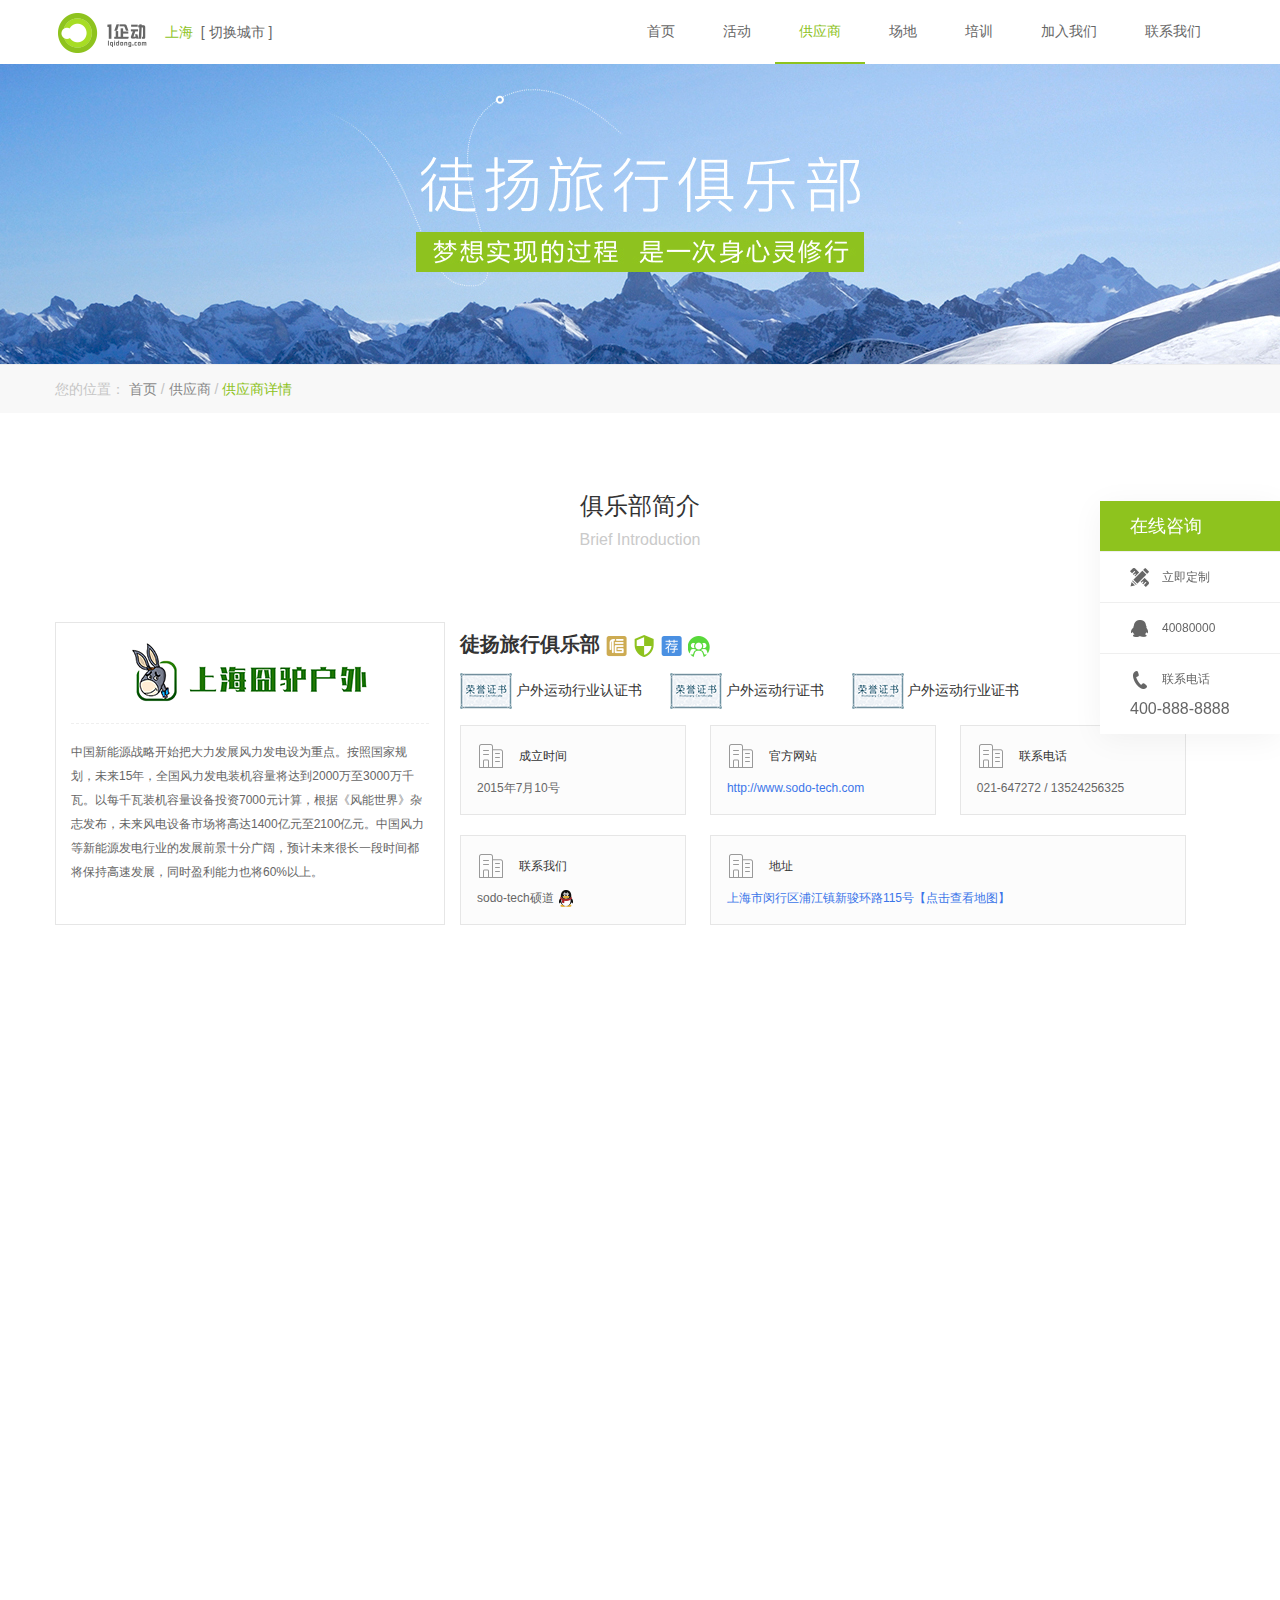
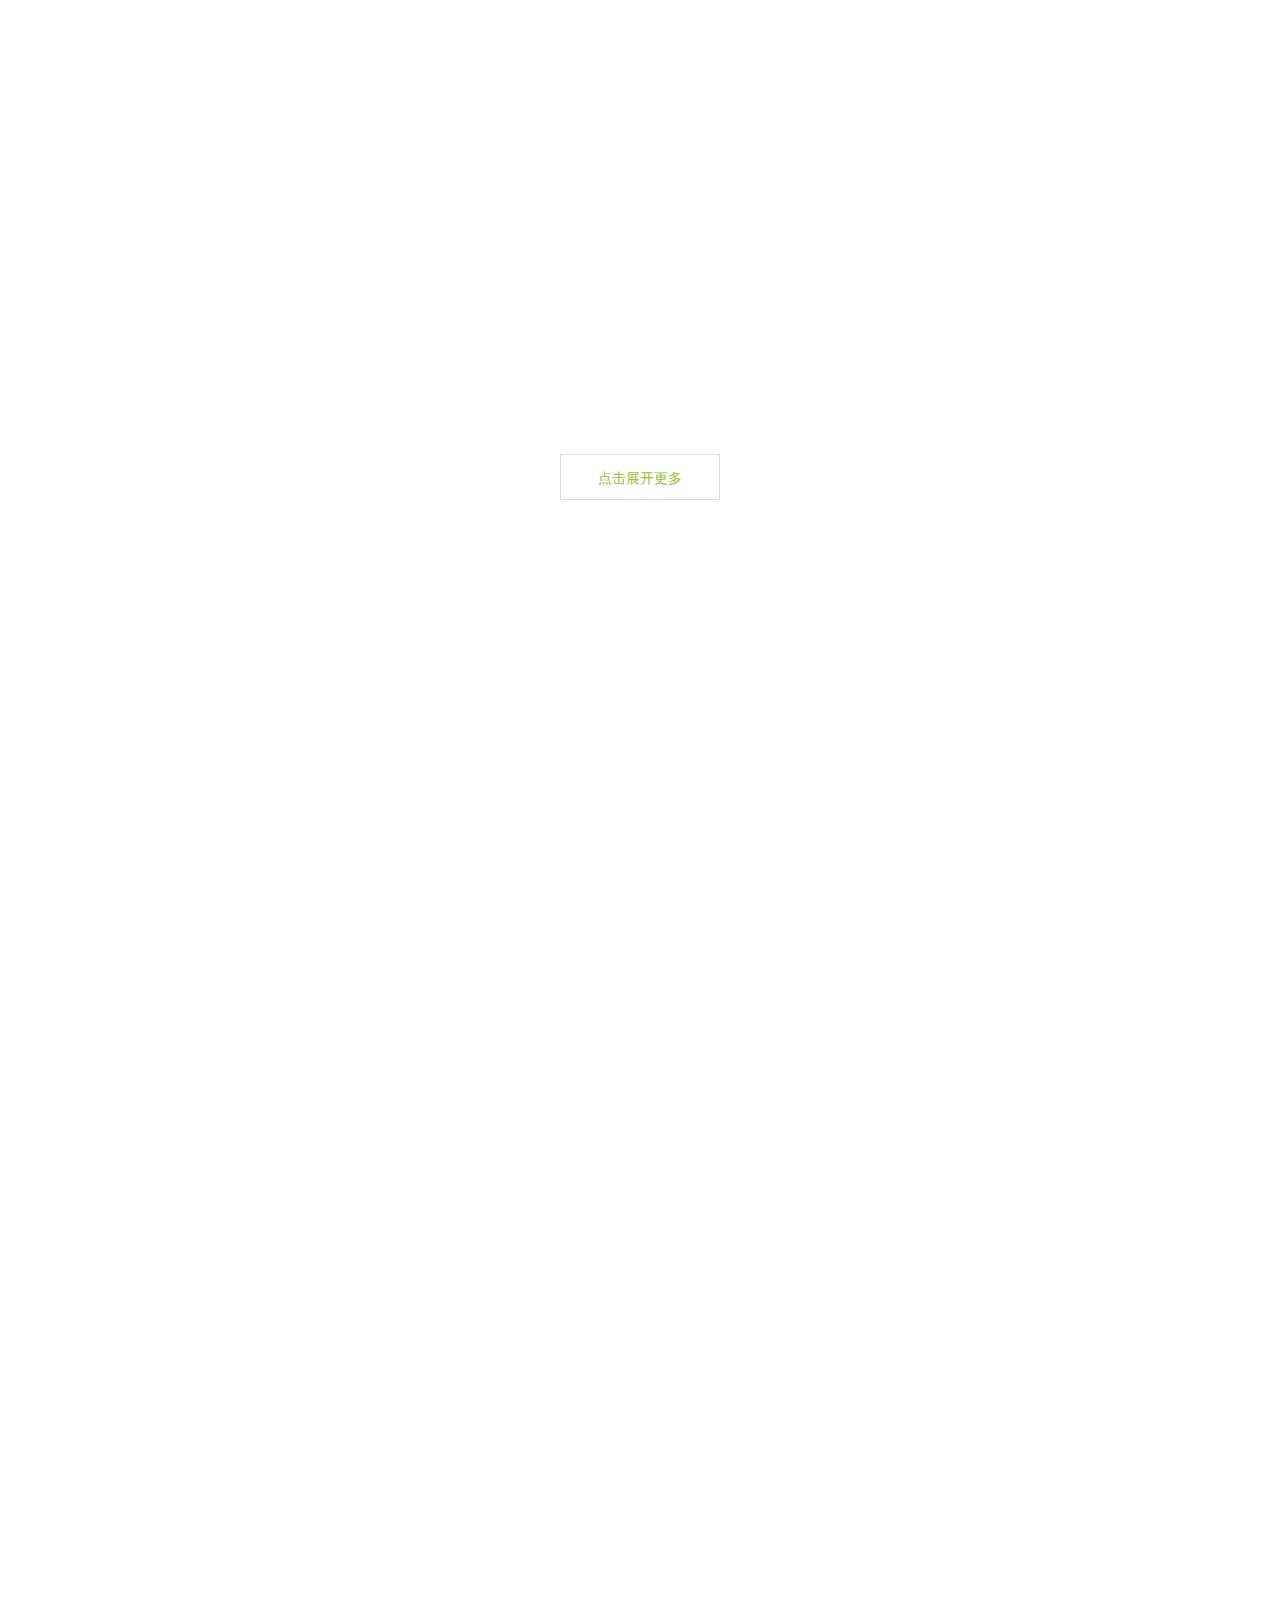
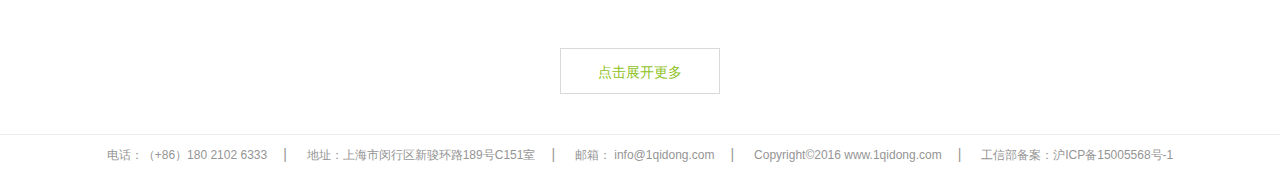
<file: supplierDetail.html>
<!DOCTYPE html>
<html>
	<head>
		<meta charset="UTF-8">
		<title>供应商详情</title>
		<meta name="viewport" content="width=device-width,initial-scale=1,minimum-scale=1,maximum-scale=1,user-scalable=no" />
		<link rel="stylesheet" href="css/reset.css" />
		<link rel="stylesheet" href="components/bootstrap/css/bootstrap.min.css" />
		<link rel="stylesheet" type="text/css" href="components/font-awesome/css/font-awesome.min.css" />
		<link rel="stylesheet" type="text/css" href="css/animate.css"/>
		<link rel="stylesheet" href="css/style.css" />
		<link rel="stylesheet" type="text/css" href="css/media.css"/>
	</head>
	<body>
		<header>
			<div class="container">
				<div class="row">
					<div class="navbar navbar-default">
				        <div class="navbar-header">
				            <button type="button" class="navbar-toggle" data-toggle="collapse" data-target="#coll">
				                <span class="icon-bar"></span>
				                <span class="icon-bar"></span>
				                <span class="icon-bar"></span>
				            </button>
				            <div class="logo">
								<img src="images/index_03.png"/>
								<span>上海</span>
								<a href="javascript:void(0)" class="change-city">[ 切换城市 ]</a>
								<div class="city">
									<div class="flex">
										<label>当前城市：上海</label>
										<i>&times;</i>
									</div>
									<div class="list">
										<a href="javascript:void(0)">北京</a>
										<a href="javascript:void(0)">上海</a>
										<a href="javascript:void(0)">广州</a>
										<a href="javascript:void(0)">深圳</a>
										<a href="javascript:void(0)">重庆</a>
										<a href="javascript:void(0)">南京</a>
										<a href="javascript:void(0)">济南</a>
										<a href="javascript:void(0)">长沙</a>
										<a href="javascript:void(0)">郑州</a>
										<a href="javascript:void(0)">武汉</a>
										<a href="javascript:void(0)">成都</a>
										<a href="javascript:void(0)">合肥</a>
										<a href="javascript:void(0)">南昌</a>
										<a href="javascript:void(0)">昆明</a>
										<a href="javascript:void(0)">杭州</a>
										<a href="javascript:void(0)">西安</a>
										<a href="javascript:void(0)">沈阳</a>
										<a href="javascript:void(0)">福州</a>
										<a href="javascript:void(0)">天津</a>
										<a href="javascript:void(0)">长春</a>
										<a href="javascript:void(0)">厦门</a>
									</div>
								</div>
							</div>
				        </div>
				        <div class="collapse navbar-collapse" id="coll">
				            <ul class="nav navbar-nav navbar-right">
				                <li><a href="index.html">首页</a></li>
				                <li><a href="activity.html">活动</a></li>
				                <li class="active"><a href="supplier.html">供应商</a></li>
				                <li><a href="field.html">场地</a></li>
				                <li><a href="train.html">培训</a></li>
				                <li><a href="joinUs.html">加入我们</a></li>
				                <li><a href="contactUs.html">联系我们</a></li>
				            </ul>
				        </div>
				   </div>
				</div>
			</div>
		</header>
		<section class="supplier-banner"></section>
		<section class="location">
			<div class="container">
				<div class="row">
					<h5>
						<span>您的位置：</span>
						<a href="index.html">首页</a> /
						<a href="supplier.html">供应商</a> /
						<label>供应商详情</label>
					</h5>
				</div>
			</div>
		</section>
		<article class="supplier-detail container">
			<section class="supplier-title wow fadeInDown animated">
				<h2>俱乐部简介</h2>
				<p>Brief Introduction</p>
			</section>
			<section class="row">
				<div class="col-md-4" style="border: 1px solid #e6e6e6;">
					<div class="club-info">
						<img src="images/club_12.png"/>
						<div class="content">
							<p>中国新能源战略开始把大力发展风力发电设为重点。按照国家规划，未来15年，全国风力发电装机容量将达到2000万至3000万千瓦。以每千瓦装机容量设备投资7000元计算，根据《风能世界》杂志发布，未来风电设备市场将高达1400亿元至2100亿元。中国风力等新能源发电行业的发展前景十分广阔，预计未来很长一段时间都将保持高速发展，同时盈利能力也将60%以上。</p>
						</div>
					</div>
				</div>
				<div class="col-md-8 club-detail">
					<h2>
						徒扬旅行俱乐部
						<img src="images/club_03.png" title="诚信平台"/>
						<img src="images/club_05.png" title="安全保障"/>
						<img src="images/club_07.png" title="旅游推荐"/>
						<img src="images/club_09.png" title="客户选择"/>
					</h2>
					<div class="certificate">
						<div>
							<img src="images/club_19.png"/>
							户外运动行业认证书
						</div>
						<div>
							<img src="images/club_19.png"/>
							户外运动行证书
						</div>
						<div>
							<img src="images/club_19.png"/>
							户外运动行业证书
						</div>
					</div>
					<ul class="club-contact">
						<li>
							<img src="images/club_24.png" alt="" />
							<span>成立时间</span>
							<p>2015年7月10号</p>
						</li>
						<li>
							<img src="images/club_24.png" alt="" />
							<span>官方网站</span>
							<p><a href="">http://www.sodo-tech.com</a></p>
						</li>
						<li>
							<img src="images/club_24.png" alt="" />
							<span>联系电话</span>
							<p>021-647272  / 13524256325</p>
						</li>
						<li>
							<img src="images/club_24.png" alt="" />
							<span>联系我们</span>
							<p>sodo-tech硕道 <img src="images/club_44.png"/></p>
						</li>
						<li>
							<img src="images/club_24.png" alt="" />
							<span>地址</span>
							<p><a href="">上海市闵行区浦江镇新骏环路115号【点击查看地图】</a></p>
						</li>
					</ul>
				</div>
			</section>
			<section class="supplier-title wow fadeInDown animated">
				<h2>精彩案例</h2>
				<p>Case</p>
			</section>
			<section class="row supplier-intro">
				<div class="col-md-4 wow fadeInDown animated">
					<div>
						<img src="images/club_05.jpg"/>
						<h5>囧驴资质</h5>
						<small>中国风力等新能源发电行业的发展前景十分广阔，预计未来很长一段时间都将保持高速发展，同时盈利能力也将随着技术的逐渐成熟稳步提升。</small>
					</div>
				</div>
				<div class="col-md-4 wow fadeInDown animated">
					<div>
						<img src="images/club_07.jpg"/>
						<h5>囧驴资质</h5>
						<small>中国风力等新能源发电行业的发展前景十分广阔，预计未来很长一段时间都将保持高速发展，同时盈利能力也将随着技术的逐渐成熟稳步提升。2009年该行业的利润总额将保持高速增长，经过2009年的高速增长，预计2010、2011年增速会稍有回落，但增长速度也将达到60%以上。</small>
					</div>
				</div>
				<div class="col-md-4 wow fadeInDown animated">
					<div>
						<img src="images/club_09.jpg"/>
						<h5>囧驴资质</h5>
						<small>中国风力等新能源发电行业的发展前景十分广阔，预计未来很长一段时间都将保持高速发展，同时盈利能力也将随着技术的逐渐成熟稳步提升。2009年该行业的利润总额将保持高速增长，经过2009年的高速增长，预计2010、2011年增速会稍有回落，但增长速度也将达到60%以上。</small>
					</div>
				</div>
				<div class="col-md-4 wow fadeInDown animated">
					<div>
						<img src="images/club_05.jpg"/>
						<h5>囧驴资质</h5>
						<small>中国风力等新能源发电行业的发展前景十分广阔，预计未来很长一段时间都将保持高速发展，同时盈利能力也将随着技术的逐渐成熟稳步提升。</small>
					</div>
				</div>
				<div class="col-md-4 wow fadeInDown animated">
					<div>
						<img src="images/club_07.jpg"/>
						<h5>囧驴资质</h5>
						<small>中国风力等新能源发电行业的发展前景十分广阔，预计未来很长一段时间都将保持高速发展，同时盈利能力也将随着技术的逐渐成熟稳步提升。2009年该行业的利润总额将保持高速增长，经过2009年的高速增长，预计2010、2011年增速会稍有回落，但增长速度也将达到60%以上。</small>
					</div>
				</div>
				<div class="col-md-4 wow fadeInDown animated">
					<div>
						<img src="images/club_09.jpg"/>
						<h5>囧驴资质</h5>
						<small>中国风力等新能源发电行业的发展前景十分广阔，预计未来很长一段时间都将保持高速发展，同时盈利能力也将随着技术的逐渐成熟稳步提升。2009年该行业的利润总额将保持高速增长，经过2009年的高速增长，预计2010、2011年增速会稍有回落，但增长速度也将达到60%以上。</small>
					</div>
				</div>
			</section>
			<a href="javascript:void(0)" class="get-more">点击展开更多</a>
			<section class="supplier-title wow fadeInDown animated">
				<h2>领队风采</h2>
				<p>Team</p>
			</section>
			<section class="container">
				<div class="row">
					<div class="col-md-6 team-list wow fadeInDown animated">
						<figure>
							<div>
								<img src="images/club_14.jpg" alt="" />
							</div>
							<figcaption>
								<h5>狼窝</h5>
								<h6>我是一个对理想有着执着追求的人，坚信是金子总会发光。大学毕业后的工作，让我在文案策划方面有了很大的提高，文笔流畅，熟悉传媒工作、广告学制作与设计等工作方面。为人热情，活泼，大方， 本人好学上进，诚信、敬业、责任心强，有强烈的团体精神，对工作认真积极，严谨负责。</h6>
							</figcaption>
						</figure>
					</div>
					<div class="col-md-6 team-list wow fadeInDown animated">
						<figure>
							<div>
								<img src="images/club_17.jpg" alt="" />
							</div>
							<figcaption>
								<h5>狼窝</h5>
								<h6>我是一个对理想有着执着追求的人，坚信是金子总会发光。大学毕业后的工作，让我在文案策划方面有了很大的提高，文笔流畅，熟悉传媒工作、广告学制作与设计等工作方面。为人热情，活泼，大方， 本人好学上进，诚信、敬业、责任心强，有强烈的团体精神，对工作认真积极，严谨负责。</h6>
							</figcaption>
						</figure>
					</div>
				</div>
				<div class="row">
					<div class="col-md-6 team-list wow fadeInDown animated">
						<figure>
							<div>
								<img src="images/club_22.jpg" alt="" />
							</div>
							<figcaption>
								<h5>狼窝</h5>
								<h6>我是一个对理想有着执着追求的人，坚信是金子总会发光。大学毕业后的工作，让我在文案策划方面有了很大的提高，文笔流畅，熟悉传媒工作、广告学制作与设计等工作方面。为人热情，活泼，大方， 本人好学上进，诚信、敬业、责任心强，有强烈的团体精神，对工作认真积极，严谨负责。</h6>
							</figcaption>
						</figure>
					</div>
					<div class="col-md-6 team-list wow fadeInDown animated">
						<figure>
							<div>
								<img src="images/club_24.jpg" alt="" />
							</div>
							<figcaption>
								<h5>狼窝</h5>
								<h6>我是一个对理想有着执着追求的人，坚信是金子总会发光。大学毕业后的工作，让我在文案策划方面有了很大的提高，文笔流畅，熟悉传媒工作、广告学制作与设计等工作方面。为人热情，活泼，大方， 本人好学上进，诚信、敬业、责任心强，有强烈的团体精神，对工作认真积极，严谨负责。</h6>
							</figcaption>
						</figure>
					</div>
				</div>
				<div class="row">
					<div class="col-md-6 team-list wow fadeInDown animated">
						<figure>
							<div>
								<img src="images/club_27.jpg" alt="" />
							</div>
							<figcaption>
								<h5>狼窝</h5>
								<h6>我是一个对理想有着执着追求的人，坚信是金子总会发光。大学毕业后的工作，让我在文案策划方面有了很大的提高，文笔流畅，熟悉传媒工作、广告学制作与设计等工作方面。为人热情，活泼，大方， 本人好学上进，诚信、敬业、责任心强，有强烈的团体精神，对工作认真积极，严谨负责。</h6>
							</figcaption>
						</figure>
					</div>
					<div class="col-md-6 team-list wow fadeInDown animated">
						<figure>
							<div>
								<img src="images/club_28.jpg" alt="" />
							</div>
							<figcaption>
								<h5>狼窝</h5>
								<h6>我是一个对理想有着执着追求的人，坚信是金子总会发光。大学毕业后的工作，让我在文案策划方面有了很大的提高，文笔流畅，熟悉传媒工作、广告学制作与设计等工作方面。为人热情，活泼，大方， 本人好学上进，诚信、敬业、责任心强，有强烈的团体精神，对工作认真积极，严谨负责。</h6>
							</figcaption>
						</figure>
					</div>
				</div>
			</section>
			<a href="javascript:void(0)" class="get-more">点击展开更多</a>
		</article>
		<div class="modal fade" id="userInfo">
		    <div class="modal-dialog user-info">
		        <div class="modal-content">
		            <div class="modal-header">
				        <button type="button" class="close" data-dismiss="modal" aria-label="Close"><span aria-hidden="true">&times;</span></button>
				       	<h4 class="modal-title">免费咨询方案与报价</h4>
				        <p>请留下您的联系方式，您专属的策划师会如期联系您，根据您公司/团队的独特性，调整定制方案</p>
				    </div>
				    <div class="modal-body">
				     	<form action="" method="post">
				     		<ul>
				     			<li><span><i>*</i><small>联系人</small></span><input type="text" name="" /></li>
				     			<li><span><i>*</i><small>联系电话</small></span><input type="text" name="" /></li>
				     			<li><span><i>*</i><small>出行人数</small></span><input type="text" name="" /></li>
				     			<li><span><i>*</i><small>活动天数</small></span><input type="text" name="" /></li>
				     			<li><span><i>*</i><small>出行日期</small></span>
				     				<div class="input-group date form_date" data-date="" data-date-format="dd MM yyyy" data-link-field="dtp_input2" data-link-format="yyyy-mm-dd">
							            <input class="form-control" size="16" type="text" value="" readonly>
										<span class="input-group-addon"><span class="glyphicon glyphicon-calendar"></span></span>
						        	</div>
									<input type="hidden" id="dtp_input2" value="" />
				     			</li>
				     			<li class="remarks">
					     			<span><i>*</i><small>备注</small></span>
					     			<textarea name="" rows="" cols=""></textarea>
					     		</li>
				     		</ul>
				     		<div class="sub">
				     			<span></span>
				     			<button type="submit" class="cancel" data-dismiss="modal" >取消</button>
				     			<button data-dismiss="modal" >确定</button>
				     		</div>
				     	</form>
				    </div>
		        </div>
		    </div>
		</div>
		<section class="side">
			<ul class="pc">
				<li class="tit">在线咨询</li>
				<li data-target="#userInfo" data-toggle="modal"><img src="images/index_16.png"/>立即定制</li>
				<li><img src="images/index_20.png"/>40080000</li>
				<li><img src="images/index_32.png"/>联系电话<span>400-888-8888</span></li>
			</ul>
			<ul class="mobile">
				<li data-target="#userInfo" data-toggle="modal"><img src="images/index_16.png"/></li>
				<li><img src="images/index_20.png"/></li>
				<li><img src="images/index_32.png"/></li>
			</ul>
		</section>
		<footer>
			<div class="container">
				<span>电话：（+86）180 2102 6333</span>|      
				<span>地址：上海市闵行区新骏环路189号C151室</span>|      
				<span>邮箱： info@1qidong.com</span>|      
				<span>Copyright©2016 www.1qidong.com</span>|      
				<span>工信部备案：沪ICP备15005568号-1</span>
			</div>
		</footer>
	</body>
	<script src="js/jquery.min.js" type="text/javascript" charset="utf-8"></script>
	<script src="components/bootstrap/js/bootstrap.min.js" type="text/javascript" charset="utf-8"></script>
	<script src="js/wow.min.js" type="text/javascript" charset="utf-8"></script>
	<script type="text/javascript" src="js/main.js"></script>
</html>
</file>
<file: css/style.css>
html {
  -webkit-text-size-adjust: none;
}
a {
  text-decoration: none !important;
}
header .logo {
  line-height: 64px;
  display: inline-block;
  position: relative;
  padding-left: 3px;
}
header .logo span {
  margin: 0 4px 0 14px;
  color: #8ec31e;
}
header .logo a {
  color: #666;
}
header .logo .city {
  width: 362px;
  padding: 0 20px;
  position: absolute;
  background: #fff;
  top: 74px;
  left: 112px;
  border: 1px solid #ddd;
  display: none;
  z-index: 100;
}
header .logo .city .flex {
  line-height: 50px;
  border-bottom: 1px dashed #ddd;
}
header .logo .city .flex label {
  color: #808080;
}
header .logo .city .flex i {
  font-size: 24px;
  cursor: pointer;
}
header .logo .city .list {
  line-height: 28px;
  padding: 10px 0;
}
header .logo .city a {
  font-size: 12px;
  display: inline-block;
  width: 60px;
  text-align: center;
}
header .navbar-default {
  margin-bottom: 0;
  border: none;
}
header .navbar-default button {
  margin-top: 16px;
}
header .navbar-default button .icon-bar {
  background: #666;
}
header #coll ul {
  display: flex;
  justify-content: space-between;
}
header #coll li a {
  text-align: center;
  line-height: 62px;
  padding: 0 24px;
  color: #666;
}
header #coll .active,
header #coll li:hover {
  position: relative;
  border-bottom: 2px solid #8ec31e;
}
header #coll .active a,
header #coll li:hover a {
  color: #8ec31e;
}
header #coll a:hover {
  background: transparent;
}
.location {
  border-top: 1px solid #ededed;
  background: #f8f8f8;
  color: #c3c3c3;
}
.location h5 {
  margin: 10px 0;
  line-height: 28px;
}
.location span {
  color: #c6c6c6;
}
.location a {
  color: #8a8a8a;
}
.location label {
  color: #8ec31e;
  font-weight: 300;
  margin: 0;
}
footer {
  border-top: 1px solid #ededed;
  color: #959595;
  height: 40px;
  padding: 6px 0;
  text-align: center;
}
footer span {
  margin: 0 16px;
  font-size: 12px;
  line-height: 28px;
}
.side .pc {
  position: fixed;
  right: 0;
  bottom: 156px;
  box-shadow: 0 5px 30px rgba(0, 0, 0, 0.05);
  background: #fff;
  z-index: 100;
}
.side .pc li {
  width: 180px;
  line-height: 30px;
  padding: 10px 0 10px 30px;
  font-size: 12px;
  vertical-align: middle;
  border-bottom: 1px solid #efefef;
  color: #666;
  cursor: pointer;
}
.side .pc li img {
  margin-right: 12px;
}
.side .pc li span {
  display: block;
  font-size: 16px;
}
.side .pc .tit {
  background: #8ec31e;
  color: #fff;
  font-size: 18px;
  cursor: default;
}
.side .pc li:last-child {
  border-bottom: none;
}
.side .mobile {
  position: fixed;
  left: 15%;
  bottom: 20px;
  width: 70%;
  box-shadow: 0 5px 30px rgba(0, 0, 0, 0.05);
  background: rgba(255, 255, 255, 0.5);
  padding: 6px 0;
  z-index: 100;
  display: flex;
  align-items: center;
  justify-content: space-around;
  border-radius: 100px;
  display: none;
}
.side .mobile li {
  cursor: pointer;
}
.index .banner .item {
  height: 400px;
  background-position: center;
  background-size: cover;
}
.index .banner .item a {
  display: block;
  height: 100%;
  width: 100%;
}
.index .index-news {
  height: 70px;
  margin-top: -35px;
  background: #fff;
  box-shadow: 0 5px 30px rgba(0, 0, 0, 0.05);
  line-height: 70px;
}
.index .index-news .news-box {
  padding: 0 20px;
}
.index .index-news .news-box .change {
  width: 50px;
}
.index .index-news .news-box .fa {
  font-size: 24px;
  cursor: pointer;
  display: block;
  padding: 5px;
}
.index .index-news .news-content {
  overflow: hidden;
  position: relative;
  width: 94%;
  height: 70px;
}
.index .index-news .news-content ul {
  position: absolute;
  width: 100%;
  top: 0;
  left: 0;
}
.index .index-news .news-content h5 {
  width: 25%;
}
.index .index-news .news-content h5 a {
  color: #666;
}
.index .index-news .news-content p {
  color: #ccc;
  width: 65%;
}
.index .index-news .news-content span {
  display: block;
  color: #666;
  width: 10%;
  text-align: right;
}
.index .index-news .news-content h5,
.index .index-news .news-content p {
  text-overflow: ellipsis;
  white-space: nowrap;
  overflow: hidden;
}
.index .index-news p {
  margin: 0;
}
.index .quick {
  padding: 20px 0;
}
.index .quick .col-lg-4 {
  display: flex;
  justify-content: center;
}
.index .quick .list {
  margin: 10px auto;
  display: inline-block;
  text-align: center;
  position: relative;
  overflow: hidden;
}
.index .quick .list img {
  max-width: 100%;
}
.index .quick .list div {
  position: absolute;
  width: 100%;
  height: 100%;
  transition: .3s;
  top: 0;
  left: 0;
  border: 1px solid transparent;
}
.index .quick .list p {
  position: absolute;
  top: 30px;
  left: 30px;
  font-size: 18px;
  color: #fff;
}
.index .quick .list .grey {
  color: #4d4d4d;
}
.index .quick .list a {
  position: absolute;
  bottom: -40px;
  right: 22px;
  line-height: 40px;
  width: 46px;
  text-align: center;
  background: #8ec31e;
  font-size: 24px;
  color: #fff;
  transition: .3s;
}
.index .quick .list:hover a {
  bottom: 0px;
}
.index .quick .list:hover div {
  top: 10%;
  left: 4%;
  width: 92%;
  height: 80%;
  border: 1px solid #ddd;
}
.modal-dialog.user-info {
  margin: 200px auto;
  width: 710px;
  max-width: 100%;
}
.modal-dialog.user-info .modal-header {
  text-align: center;
  padding: 10px;
}
.modal-dialog.user-info .modal-header h4 {
  font-size: 22px;
  color: #333;
  margin: 16px 0;
}
.modal-dialog.user-info .modal-header p {
  color: #666;
  font-size: 12px;
  margin: 0;
}
.modal-dialog.user-info .modal-body form {
  padding: 20px 50px;
}
.modal-dialog.user-info .modal-body form ul li {
  display: inline-block;
  padding: 10px 0;
}
.modal-dialog.user-info .modal-body form ul li:nth-child(2n-1) {
  margin-right: 40px;
}
.modal-dialog.user-info .modal-body form span {
  color: #383838;
  display: inline-block;
  width: 66px;
  margin-right: 20px;
  line-height: 30px;
}
.modal-dialog.user-info .modal-body form span small {
  font-size: 14px;
  display: inline-block;
  width: 56px;
  text-align: justify;
  text-align-last: justify;
}
.modal-dialog.user-info .modal-body form i {
  color: #eb6f6f;
  margin-right: 2px;
  font-size: 16px;
}
.modal-dialog.user-info .modal-body form input {
  height: 30px;
  width: 180px;
  border: 1px solid #e6e6e6;
}
.modal-dialog.user-info .modal-body form .form_date {
  display: inline-block;
  border: 1px solid #e6e6e6;
  width: 180px;
  height: 30px;
  margin-left: -3px;
}
.modal-dialog.user-info .modal-body form .form_date .form-control {
  width: 146px;
  background: #fff;
  border: none;
  box-shadow: none;
  height: 28px;
}
.modal-dialog.user-info .modal-body form .input-group-addon {
  background: #fff;
  border: none;
  padding: 0;
  margin: 0;
  width: 30px;
  height: 28px;
}
.modal-dialog.user-info .modal-body form .glyphicon {
  display: inline;
  margin: 0;
}
.modal-dialog.user-info .modal-body form .remarks {
  display: block;
}
.modal-dialog.user-info .modal-body form .remarks span {
  float: left;
}
.modal-dialog.user-info .modal-body form .remarks textarea {
  width: 490px;
  height: 60px;
  min-width: 180px;
  border: 1px solid #e6e6e6;
}
.modal-dialog.user-info .modal-body form button {
  width: 160px;
  height: 36px;
  border: none;
  background: #8ec31e;
  color: #fff;
  margin: 10px 20px 10px 0;
}
.modal-dialog.user-info .modal-body form .cancel {
  color: #666;
  background: #ddd;
}
.activity .title {
  margin: 0;
  padding: 0 10px;
}
.activity .title .tit {
  padding: 0;
  line-height: 46px;
  color: #666;
}
.activity .title .tit a {
  color: #989898;
  padding: 0 12px;
  line-height: 28px;
  display: inline-block;
  margin-right: 20px;
}
.activity .title .tit .active {
  color: #fff;
  background: #8ec31e;
  border-radius: 20px;
}
.activity .title .content {
  overflow: hidden;
}
.activity .title .operate {
  text-align: right;
}
.activity .title .operate button {
  background: transparent;
  border: none;
  color: #999;
}
.activity .activity-list {
  box-shadow: 0 5px 30px rgba(0, 0, 0, 0.05);
  margin-bottom: 60px;
}
.activity .activity-list .col-sm-7 {
  padding: 0;
}
.activity .activity-list .carousel {
  overflow: hidden;
  transition: .3s;
}
.activity .activity-list .carousel .carousel-inner img {
  transition: .3s;
}
.activity .activity-list .carousel .kuang {
  position: absolute;
  width: 100%;
  height: 100%;
  transition: .3s;
  top: 0;
  left: 0;
  border: 1px solid transparent;
}
.activity .activity-list .carousel .carousel-control {
  width: 8%;
  height: 18%;
  position: absolute;
  bottom: -18%;
  background: #8ec31e;
  text-align: center;
  transition: .3s;
  opacity: 1;
  top: auto;
  display: flex;
  align-items: center;
  justify-content: center;
}
.activity .activity-list .carousel .carousel-control .fa {
  font-size: 30px;
}
.activity .activity-list .carousel .left {
  right: 16%;
  left: auto;
}
.activity .activity-list .carousel .right {
  right: 6%;
}
.activity .activity-list .detail h4 {
  font-size: 22px;
  color: #333;
  margin: 22px 0 10px 0;
}
.activity .activity-list .detail small {
  color: #666;
  text-overflow: ellipsis;
  overflow: hidden;
  line-height: 24px;
  display: -webkit-box;
  -webkit-line-clamp: 2;
  -webkit-box-orient: vertical;
}
.activity .activity-list .detail small i {
  margin: 0 16px;
}
.activity .activity-list .detail .address {
  color: #2370fc;
}
.activity .activity-list .detail .address a {
  color: #2370fc;
}
.activity .activity-list .detail ul {
  display: flex;
  margin: 12px 0;
}
.activity .activity-list .detail ul li {
  padding: 3px 5px;
  color: #8ec31e;
  border: 1px solid #8ec31e;
  margin-right: 4px;
}
.activity .activity-list .detail .more {
  width: 118px;
  line-height: 34px;
  display: block;
  border: 1px solid #dadada;
  transition: all ease-out 0.4s;
  overflow: hidden;
  position: relative;
  z-index: 1;
  color: #fff;
  text-align: center;
  margin-top: 60px;
}
.activity .activity-list .detail .more i {
  background: url(../images/more.png) no-repeat 0 0;
  width: 16px;
  height: 9px;
  display: inline-block;
}
.activity .activity-list .detail .more span {
  display: inline-block;
  width: 0;
  opacity: 0;
  transition: all ease-out 0.4s;
}
.activity .activity-list:hover .carousel {
  padding: 1%;
}
.activity .activity-list:hover .carousel .carousel-inner img {
  margin: -1%;
}
.activity .activity-list:hover .carousel .kuang {
  top: 8%;
  left: 4%;
  width: 91%;
  height: 84%;
  border: 1px solid #ddd;
}
.activity .activity-list:hover .carousel .carousel-control {
  bottom: 3%;
}
.activity .activity-list:hover .detail .more {
  background-color: #8ec31e;
  border-color: #8ec31e;
  color: #fff;
}
.activity .activity-list:hover .detail .more span {
  width: 50px;
  opacity: 1;
}
.activity .activity-list:hover .detail .more i {
  background-position: 0 -7px;
}
.fenye {
  margin-bottom: 80px;
}
.fenye ul {
  margin: 0;
}
.fenye ul li a {
  border: none;
  color: #666;
  margin-right: 10px;
}
.fenye ul li:first-child a,
.fenye ul li:last-child a {
  background: #f7f7f7;
}
.fenye ul .active a {
  background: #8ec31e;
  color: #fff;
}
.activity-detail .tag h2 {
  font-size: 22px;
  margin: 40px 0 20px;
}
.activity-detail .tag ul {
  display: flex;
  margin: 40px 0 18px 0;
}
.activity-detail .tag ul li {
  padding: 3px 5px;
  color: #8ec31e;
  border: 1px solid #8ec31e;
  margin-right: 4px;
}
.activity-detail .tag .carousel .detail {
  position: absolute;
  bottom: 0;
  left: 0;
  width: 100%;
  background: rgba(0, 0, 0, 0.6);
  padding: 20px;
}
.activity-detail .tag .carousel .detail p {
  color: #fff;
  margin: 0;
  line-height: 20px;
  text-overflow: ellipsis;
  overflow: hidden;
  white-space: nowrap;
}
.activity-detail .tag .carousel .detail .carousel-indicators {
  position: static;
  display: inline-block;
  margin: 0;
  width: auto;
  min-width: 68px;
}
.activity-detail .tag .carousel .detail .carousel-indicators li {
  background: #2a2c2d;
  border: 2px solid #4d4e4e;
  border-radius: 0;
  margin: 0 6px;
}
.activity-detail .tag .carousel .detail .carousel-indicators .active {
  border: 2px solid #c0c0c0;
  background: #4d4e4e;
  height: 10px;
  width: 10px;
}
.activity-detail .tag .carousel .carousel-control {
  width: 60px;
  background: transparent;
  opacity: 1;
  display: flex;
  align-items: center;
  justify-content: center;
}
.activity-detail .tag .carousel .carousel-control span {
  color: #d9d9d9;
  font-size: 40px;
  text-shadow: none;
}
.activity-detail .tag .carousel .left {
  left: -60px;
}
.activity-detail .tag .carousel .right {
  right: -60px;
}
.activity-detail .tag .address {
  margin-top: 20px;
  color: #5d5d5d;
}
.activity-detail .tag .address i {
  margin: 0 30px;
  color: #e1e1e1;
}
.activity-detail .tag .address span {
  color: #2370fc;
}
.activity-detail .tag .address span a {
  color: #2370fc;
}
.activity-detail .tag .detail-title {
  background: #f2f2f2;
  margin: 20px 0 50px;
  padding-left: 20px;
}
.activity-detail .tag .detail-title h3 {
  margin: 0;
  font-size: 22px;
}
.activity-detail .tag .detail-title a {
  display: block;
  width: 200px;
  height: 60px;
  background: #8ec31e;
  color: #fff;
  font-size: 24px;
  line-height: 60px;
  text-align: center;
}
.detail-tab {
  background: #fff;
  width: 100%;
  top: 0;
  left: 0;
  right: 0;
  z-index: 500;
  margin-bottom: 30px;
}
.detail-tab .flex {
  max-width: 400px;
  margin: 0 auto;
}
.detail-tab span {
  color: #ccc;
}
.detail-tab a {
  color: #7d7d7d;
  display: block;
  width: 100px;
  line-height: 30px;
  text-align: center;
}
.detail-tab .active {
  background: #8ec31e;
  color: #fff;
}
.detail-content section {
  padding: 60px 0;
}
.detail-content section .container {
  position: relative;
}
.detail-content section:nth-child(2n-1) {
  background: #f8f8f8;
}
.detail-content h3 {
  font-size: 18px;
  margin: 0 0 30px;
}
.detail-content h4 {
  font-size: 16px;
  margin: 0 0 30px;
}
.detail-content p {
  margin: 0;
  line-height: 30px;
  color: #666;
}
.detail-content img {
  max-width: 100%;
  margin-top: 30px;
}
.detail-content .title {
  position: absolute;
  top: 0;
  left: -140px;
  height: 100px;
  width: 100px;
  font-size: 26px;
  color: #fff;
  text-align: center;
  line-height: 32px;
  padding: 20px;
  box-shadow: 0 50px 30px rgba(0, 0, 0, 0.1);
  background: url(../images/detail_07.png);
  background-size: cover;
}
.detail-content .spacing {
  height: 40px;
}
.detail-content .red {
  color: #e53233;
}
.detail-content .accommodation {
  background: #f3f9e8;
  color: #808080;
  line-height: 28px;
  padding: 18px;
  margin: 30px 0;
}
.detail-content .accommodation label {
  margin: 0;
  font-weight: 300;
  display: inline-block;
}
.detail-content .accommodation span {
  margin-right: 20px;
  display: inline-block;
}
.detail-content ul {
  margin-left: 34px;
  border-left: 2px solid #f3f4f8;
  padding-left: 20px;
}
.detail-content ul li {
  position: relative;
}
.detail-content ul li label {
  color: #333;
  display: block;
}
.detail-content ul li span {
  color: #808080;
  display: block;
  margin: 20px 0 50px 0;
}
.detail-content ul li:after {
  content: '';
  display: block;
  width: 20px;
  height: 20px;
  border-radius: 50%;
  position: absolute;
  top: 0;
  left: -31px;
  background: #8ec31e;
  border: 4px solid #fff;
}
.detail-foot {
  border-top: 1px solid #ebebeb;
}
.detail-foot .row {
  margin: 0;
}
.detail-foot .row .content {
  max-width: 500px;
}
.detail-foot .row .right {
  float: right;
}
.detail-foot .row .foot-left {
  border-right: 1px solid #eee;
}
.detail-foot .row h4 {
  margin: 0 0 15px;
}
.detail-foot .row .img {
  border: 1px solid #e6e6e6;
  padding: 8px;
  display: inline-block;
}
.detail-foot .row img {
  margin: 0;
  max-width: 100%;
}
.detail-foot .row small {
  max-width: 500px;
  display: block;
  margin-bottom: 20px;
  color: #808080;
}
.detail-foot .row h5 {
  color: #595959;
  margin: 30px 0;
}
.detail-foot .row .green {
  color: #8ec31e;
}
.detail-foot .row .balck {
  color: #000;
}
.search {
  height: 300px;
  background: url(../images/supplier_02.png);
  background-position: center;
  background-size: cover;
  padding-top: 110px;
}
.search .search-box {
  margin: 0 auto;
  max-width: 640px;
  display: flex;
  justify-content: space-between;
  background: #fff;
}
.search .search-box input {
  width: 80%;
  border: none;
  background: transparent;
  height: 40px;
  text-indent: 10px;
}
.search .search-box button {
  width: 20%;
  border: none;
  background: #8ec31e;
  height: 40px;
  color: #fff;
}
.supplier {
  padding: 40px 0;
}
.supplier .row {
  margin: 0;
}
.supplier .supplier-list {
  margin: 20px 0;
}
.supplier .supplier-list .shadow {
  box-shadow: 0 5px 30px rgba(0, 0, 0, 0.1);
  padding-bottom: 1px;
}
.supplier .supplier-list .shadow:after {
  content: '';
  display: block;
  clear: both;
}
.supplier .supplier-list .img {
  padding: 0;
}
.supplier .supplier-list .img-box {
  overflow: hidden;
  transition: .3s;
  max-width: 300px;
  position: relative;
}
.supplier .supplier-list .img-box img {
  max-width: 100%;
  transition: .3s;
}
.supplier .supplier-list .img-box div {
  position: absolute;
  width: 100%;
  height: 100%;
  transition: .3s;
  top: 0;
  left: 0;
  border: 1px solid transparent;
}
.supplier .supplier-list .detail {
  padding: 0 5px;
}
.supplier .supplier-list .detail h4 {
  font-size: 22px;
  color: #333;
  margin: 22px 0 10px 0;
}
.supplier .supplier-list .detail small {
  color: #666;
  text-overflow: ellipsis;
  overflow: hidden;
  line-height: 24px;
  display: -webkit-box;
  -webkit-line-clamp: 2;
  -webkit-box-orient: vertical;
}
.supplier .supplier-list .detail .more {
  width: 118px;
  line-height: 34px;
  display: block;
  border: 1px solid #dadada;
  transition: all ease-out 0.4s;
  overflow: hidden;
  position: relative;
  z-index: 1;
  color: #fff;
  text-align: center;
  margin-top: 60px;
  margin-bottom: 6px;
}
.supplier .supplier-list .detail .more i {
  background: url(../images/more.png) no-repeat 0 0;
  width: 16px;
  height: 9px;
  display: inline-block;
}
.supplier .supplier-list .detail .more span {
  display: inline-block;
  width: 0;
  opacity: 0;
  transition: all ease-out 0.4s;
}
.supplier .supplier-list:hover .img-box {
  margin: 10px;
}
.supplier .supplier-list:hover .img-box img {
  margin: -10px;
}
.supplier .supplier-list:hover .img-box div {
  top: 4%;
  left: 4%;
  width: 90%;
  height: 90%;
  border: 1px solid #ddd;
}
.supplier .supplier-list:hover .detail .more {
  background-color: #8ec31e;
  border-color: #8ec31e;
  color: #fff;
}
.supplier .supplier-list:hover .detail .more span {
  width: 50px;
  opacity: 1;
}
.supplier .supplier-list:hover .detail .more i {
  background-position: 0 -7px;
}
.get-more {
  display: block;
  margin: 40px auto;
  width: 160px;
  height: 46px;
  line-height: 46px;
  text-align: center;
  border: 1px solid #d9d9d9;
  color: #8ec31e;
  font-size: ;
}
.get-more:hover {
  background: #8ec31e;
  color: #fff;
  border: 1px solid #8ec31e;
}
.supplier-banner {
  height: 300px;
  background: url(../images/club_02.jpg);
  background-position: center;
  background-size: cover;
}
.supplier-detail .club-info {
  padding-top: 20px;
  text-align: center;
}
.supplier-detail .club-info img {
  max-width: 100%;
}
.supplier-detail .club-info .content {
  margin-top: 20px;
  border-top: 1px dashed #efefef;
  padding: 16px 0 30px 0;
  text-align: left;
}
.supplier-detail .club-info .content p {
  color: #666;
  font-size: 12px;
  line-height: 24px;
}
.supplier-detail .club-detail h2 {
  margin: 10px 0;
  font-size: 20px;
  line-height: 24px;
  font-weight: bold;
}
.supplier-detail .club-detail .certificate div {
  display: inline-block;
  padding: 6px 24px 6px 0;
}
.supplier-detail .club-detail .club-contact li {
  display: inline-block;
  height: 90px;
  background: #fcfcfc;
  border: 1px solid #e6e6e6;
  margin: 10px 20px 10px 0;
  padding: 16px;
  width: 226px;
}
.supplier-detail .club-detail .club-contact li img {
  margin-right: 10px;
}
.supplier-detail .club-detail .club-contact li span,
.supplier-detail .club-detail .club-contact li p {
  font-size: 12px;
  line-height: 24px;
}
.supplier-detail .club-detail .club-contact li p {
  margin-top: 6px;
  color: #666;
}
.supplier-detail .club-detail .club-contact li p a {
  color: #3b75e9;
}
.supplier-detail .club-detail .club-contact li:last-child {
  width: 476px;
}
.supplier-detail .supplier-intro {
  text-align: center;
}
.supplier-detail .supplier-intro .col-md-4 {
  margin-bottom: 20px;
}
.supplier-detail .supplier-intro .col-md-4 div {
  border: 1px solid #eee;
  height: 410px;
}
.supplier-detail .supplier-intro img {
  max-width: 100%;
}
.supplier-detail .supplier-intro h5,
.supplier-detail .supplier-intro small {
  display: block;
  text-align: left;
  margin: 30px;
  color: #696969;
}
.supplier-detail .supplier-title {
  padding: 60px 0;
  text-align: center;
}
.supplier-detail .supplier-title h2 {
  color: #333;
  font-size: 24px;
}
.supplier-detail .supplier-title p {
  color: #cacaca;
  font-size: 16px;
}
.supplier-detail .team-list {
  margin-bottom: 30px;
}
.supplier-detail .team-list figure {
  background: #f7f8fa;
  box-shadow: 0 0 20px rgba(0, 0, 0, 0.1);
}
.supplier-detail .team-list figure div {
  width: 44%;
  float: left;
  display: inline-block;
  transition: .3s;
  overflow: hidden;
}
.supplier-detail .team-list figure div img {
  max-width: 100%;
  transition: .3s;
}
.supplier-detail .team-list figure figcaption {
  width: 54%;
  padding: 0 24px;
  float: left;
  transition: .3s;
}
.supplier-detail .team-list figure figcaption h5 {
  color: #333;
  margin: 30px 0 20px;
}
.supplier-detail .team-list figure figcaption h6 {
  color: #818284;
  line-height: 24px;
}
.supplier-detail .team-list figure:after {
  content: '';
  display: block;
  clear: both;
}
.supplier-detail .team-list figure:hover {
  background: #fff;
}
.supplier-detail .team-list figure:hover div {
  margin: 2%;
}
.supplier-detail .team-list figure:hover div img {
  margin: -10px;
}
.supplier-detail .team-list figure:hover figcaption {
  width: 50%;
}
.contact-us {
  margin: 186px auto;
  border-bottom: 1px dashed #ccc;
  border-top: 1px dashed #ccc;
  padding: 50px 0;
}
.contact-us .row {
  margin: 0;
}
.contact-us .map img {
  max-width: 100%;
}
.contact-us .detail {
  padding-top: 20px;
}
.contact-us .detail h5,
.contact-us .detail p {
  color: #808080;
  margin: 0;
  line-height: 24px;
}
.contact-us .detail h5 span,
.contact-us .detail p span {
  color: #999;
  display: block;
  margin-bottom: 30px;
}
.join-us {
  line-height: 24px;
  color: #666;
  margin-bottom: 200px;
}
.join-us .title {
  margin: 80px 0 40px;
  text-align: center;
  border-top: 1px solid #eee;
  border-bottom: 1px solid #eee;
  padding: 30px 0;
}
.join-us .title h5 {
  margin: 0;
  line-height: 24px;
}
.join-us .content p {
  margin: 0;
}
.case {
  padding: 40px 0;
}
.case figure {
  height: 360px;
  margin: 0 auto 20px auto;
  width: 278px;
  overflow: hidden;
  box-shadow: 0 5px 30px rgba(0, 0, 0, 0.1);
  position: relative;
}
.case figure .img {
  position: relative;
  transition: .3s;
  overflow: hidden;
}
.case figure .img img {
  width: 278px;
  height: 172px;
  transition: .3s;
}
.case figure .img div {
  position: absolute;
  top: 0;
  left: 0;
  width: 100%;
  height: 100%;
  border: 1px solid transparent;
  transition: .3s;
}
.case figure .img a {
  position: absolute;
  bottom: -40px;
  right: 30px;
  display: block;
  width: 46px;
  line-height: 40px;
  background: #8ec31e;
  font-size: 30px;
  color: #fff;
  transition: .3s;
  font-weight: 300;
  text-align: center;
}
.case figure figcaption {
  padding: 0 20px;
}
.case figure figcaption h5 {
  color: #262626;
  margin: 30px 0 20px;
  overflow: hidden;
  text-overflow: ellipsis;
  white-space: nowrap;
}
.case figure figcaption p {
  color: #808080;
  text-overflow: ellipsis;
  overflow: hidden;
  display: -webkit-box;
  -webkit-line-clamp: 2;
  -webkit-box-orient: vertical;
}
.case figure figcaption a {
  position: absolute;
  bottom: -40px;
  width: 100%;
  left: 0;
  height: 40px;
  display: flex;
  align-items: center;
  justify-content: center;
  background: #8ec31e;
  transition: .3s;
}
.case figure:hover .img {
  overflow: hidden;
  height: 162px;
}
.case figure:hover .img div {
  width: 258px;
  height: 142px;
  margin: 10px;
  border: 1px solid #eee;
}
.case figure:hover .img img {
  transform: scale(1.1, 1.1);
}
.case figure:hover .img a {
  bottom: 0;
}
.case figure:hover figcaption h5 {
  color: #8ec31e;
}
.case figure:hover figcaption a {
  bottom: 0;
}
.news-detail {
  padding: 40px 0 60px;
}
.news-detail .title,
.news-detail .content {
  margin-bottom: 20px;
  padding: 0 12px;
}
.news-detail .row {
  margin: 0;
}
.news-detail h3 {
  font-size: 20px;
  color: #8ec31e;
  margin: 0;
}
.news-detail h5 {
  color: #999;
}
.news-detail p {
  color: #666;
  margin: 0;
  font-size: 12px;
  line-height: 24px;
}
.news-detail img {
  max-width: 100%;
  margin: 10px 0;
}
</file>
<file: css/media.css>
@media all and (max-width: 400px) {
  .modal-dialog.user-info .modal-body form .remarks textarea {
    width: 180px;
  }
  .activity .title .name span {
    display: none;
  }
}
@media all and (max-width: 542px) {
  .supplier-detail .club-detail .club-contact li:last-child {
    width: 100%;
    height: auto;
  }
}
@media all and (min-width: 401px) and (max-width: 768px) {
  .modal-dialog.user-info .modal-body form .remarks textarea {
    width: 266px;
  }
  .modal-dialog.user-info .modal-body form .sub span {
    display: none;
  }
}
@media all and (max-width: 768px) {
  header #coll ul {
    display: block;
  }
  header #coll ul li a {
    line-height: 42px;
  }
  header .logo .city {
    max-width: 320px;
    left: 0;
  }
  .modal-dialog.user-info {
    margin: 60px auto;
  }
  .index .index-news .news-content p {
    display: none;
  }
  .index .index-news .news-content h5,
  .index .index-news .news-content span {
    width: 50%;
  }
  .side .pc {
    display: none;
  }
  .side .mobile {
    display: flex;
  }
  .modal-dialog.user-info .modal-body form ul li:nth-child(2n-1) {
    margin-right: 0;
  }
  .activity .activity-list:hover .carousel .carousel-control .fa {
    font-size: 20px;
  }
  .activity-detail .tag .carousel .detail {
    padding: 5px;
  }
  .activity-detail .tag .carousel .detail .carousel-indicators li {
    margin: 0 2px;
  }
  .supplier-detail .team-list figure div,
  .supplier-detail .team-list figure figcaption {
    float: none;
    width: 100%;
  }
}
@media all and (min-width: 767px) and (max-width: 992px) {
  .index .index-news .news-content span {
    width: 20%;
  }
  .index .index-news .news-content p {
    width: 60%;
  }
}
@media all and (max-width: 992px) {
  header #coll ul li a {
    padding: 0 19px;
  }
  .activity .title .content a {
    margin: 0;
  }
  .detail-foot .row .content {
    margin: 0 auto;
  }
  .detail-foot .row .foot-left {
    border-right: none;
  }
  .detail-foot .row .right {
    float: none;
  }
}
@media all and (min-width: 767px) and (max-width: 1200px) {
  .activity .activity-list .detail h4 {
    margin: 10px 0 5px;
  }
  .activity .activity-list .detail ul {
    margin: 10px 0;
  }
  .activity .activity-list .detail .more {
    margin: 0;
  }
}
@media all and (max-width: 1200px) {
  .side .pc li {
    width: 146px;
  }
}
@media all and (max-width: 1300px) {
  .activity-detail .tag .carousel .carousel-control span {
    color: #fff;
  }
  .activity-detail .tag .carousel .left {
    left: 0;
  }
  .activity-detail .tag .carousel .right {
    right: 0;
  }
}
</file>
